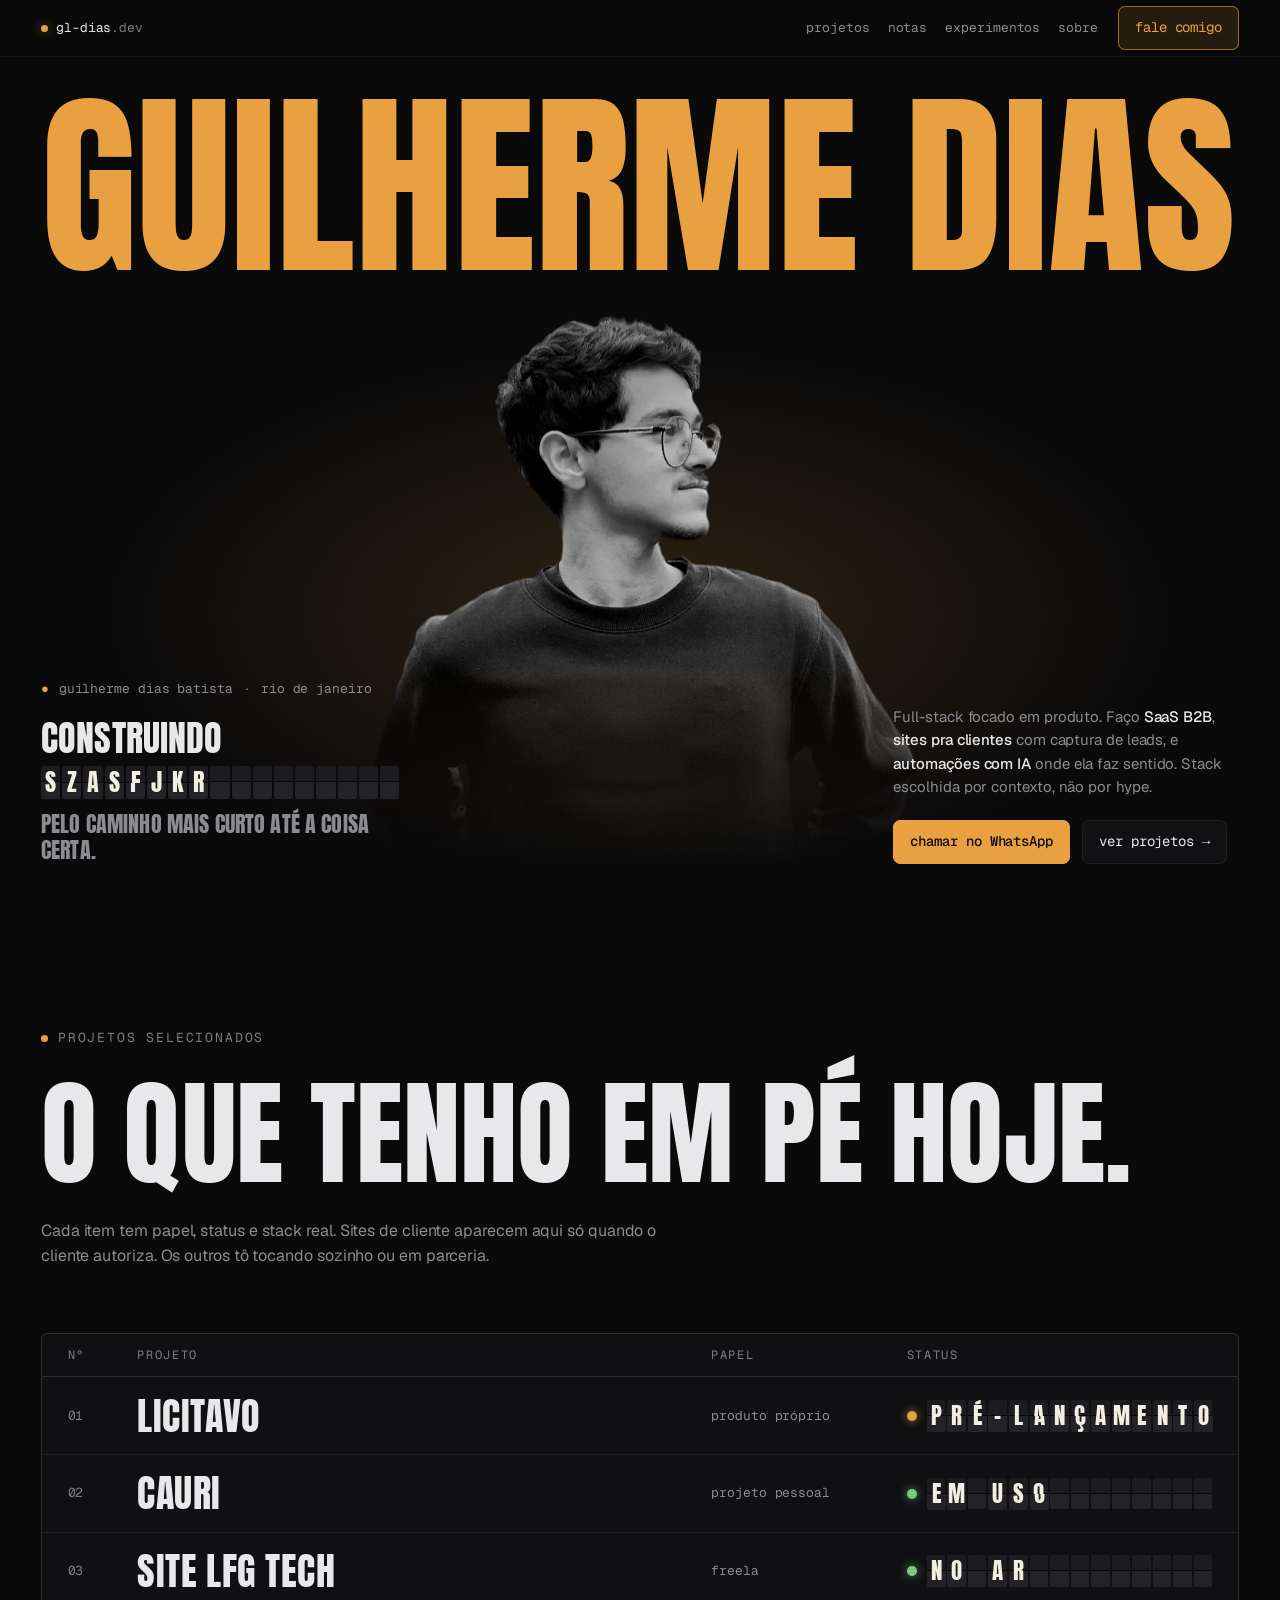
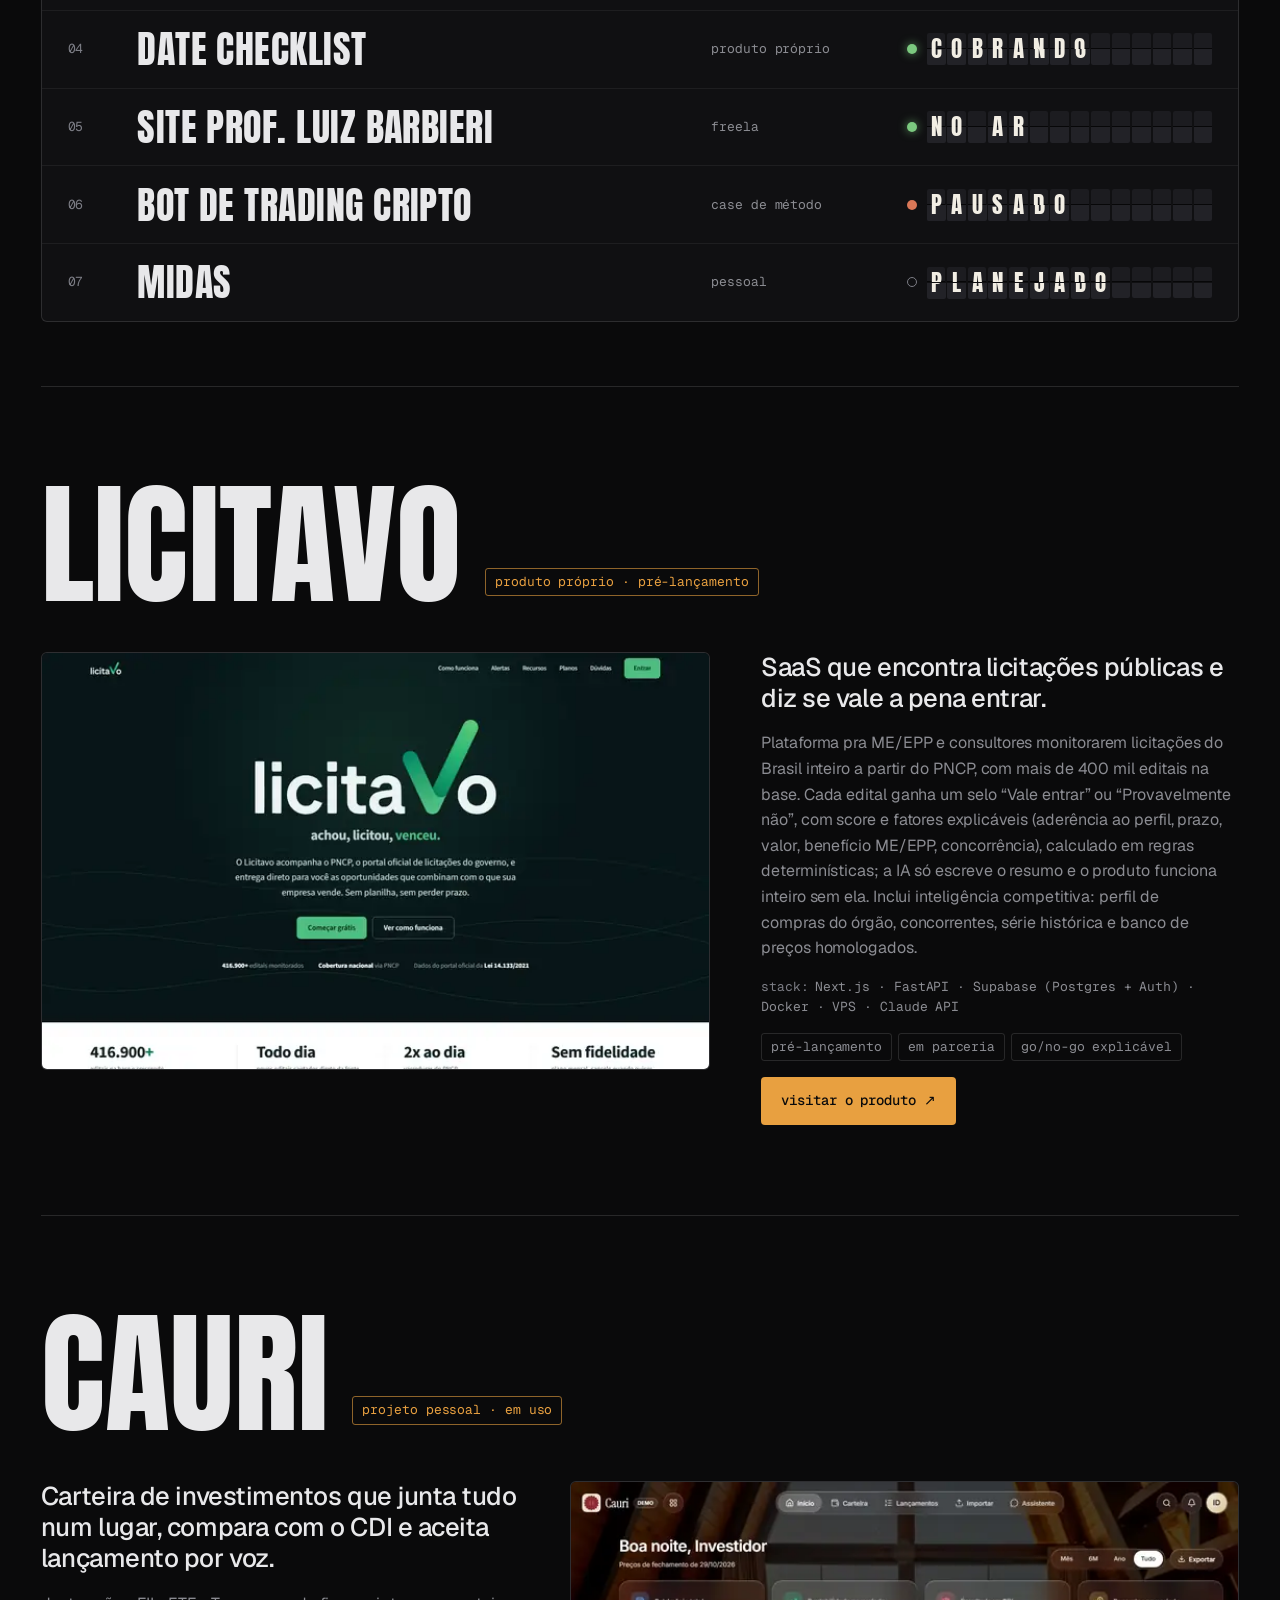
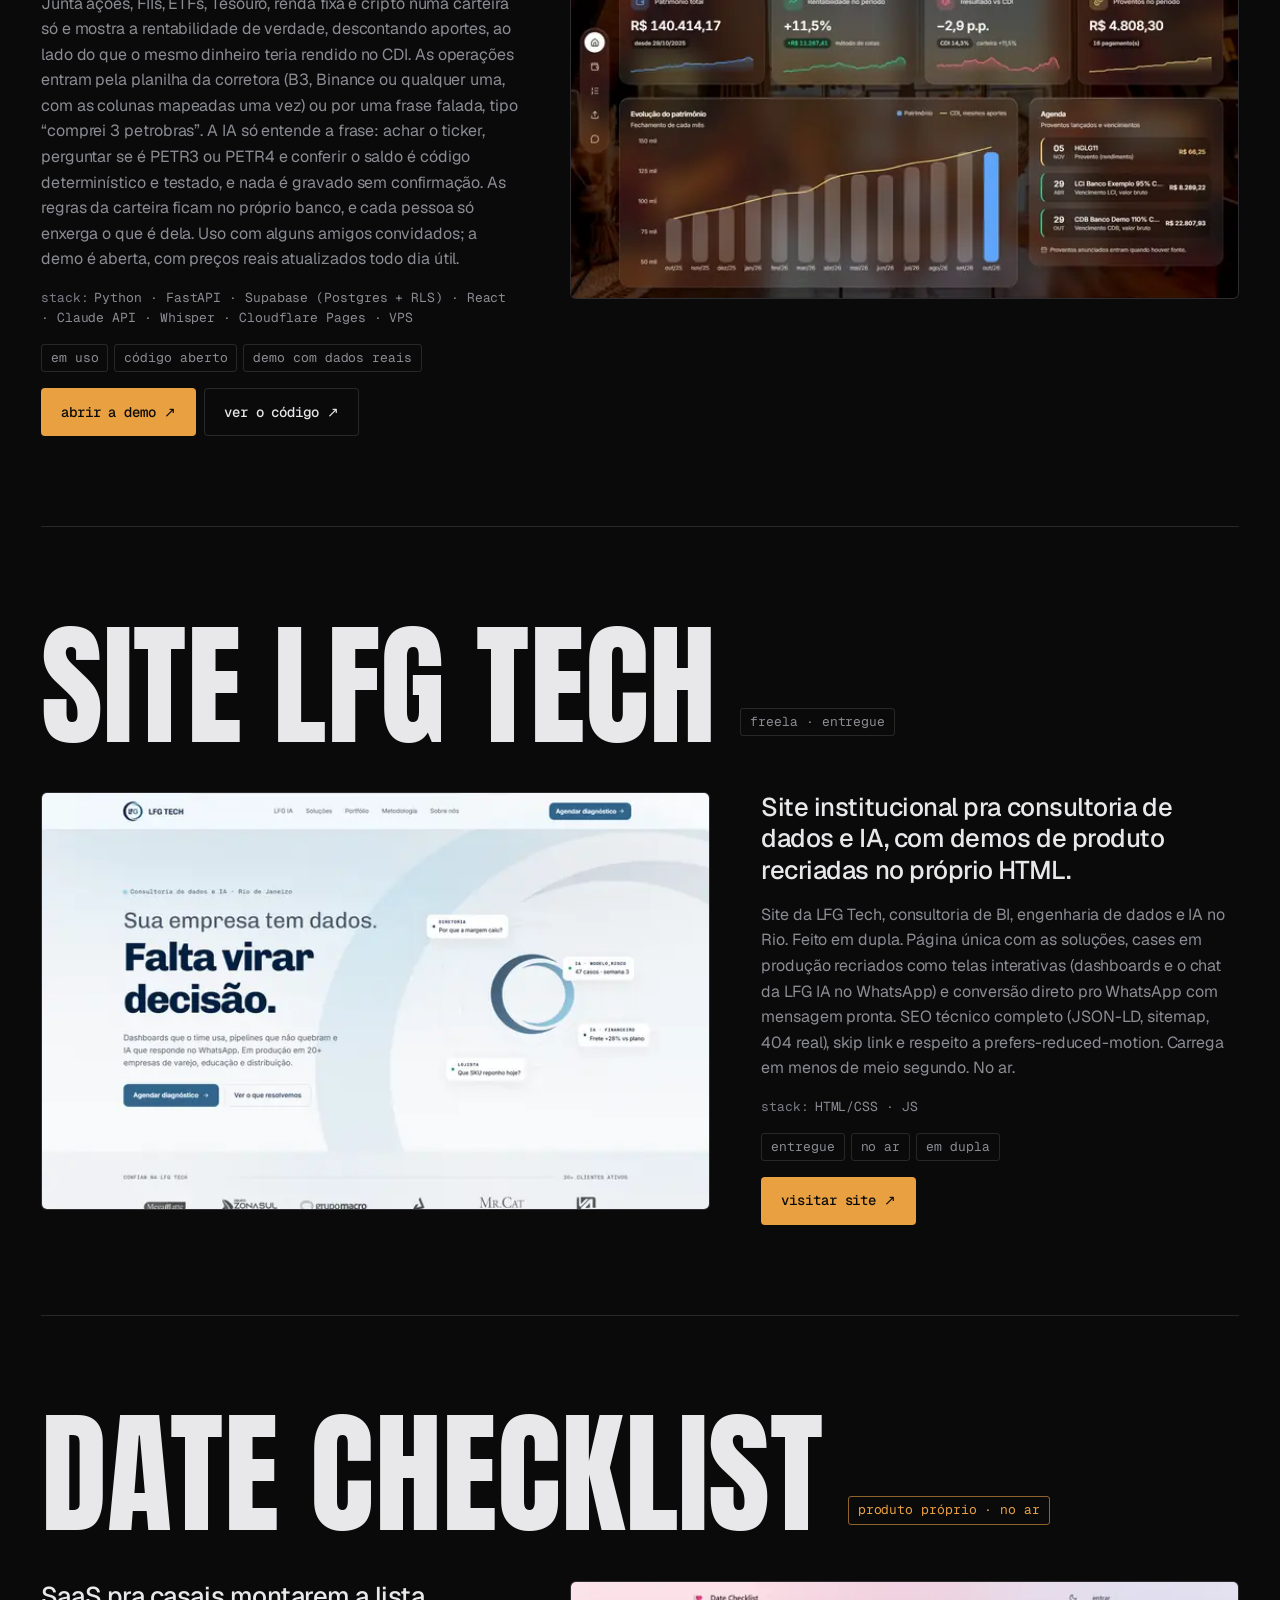
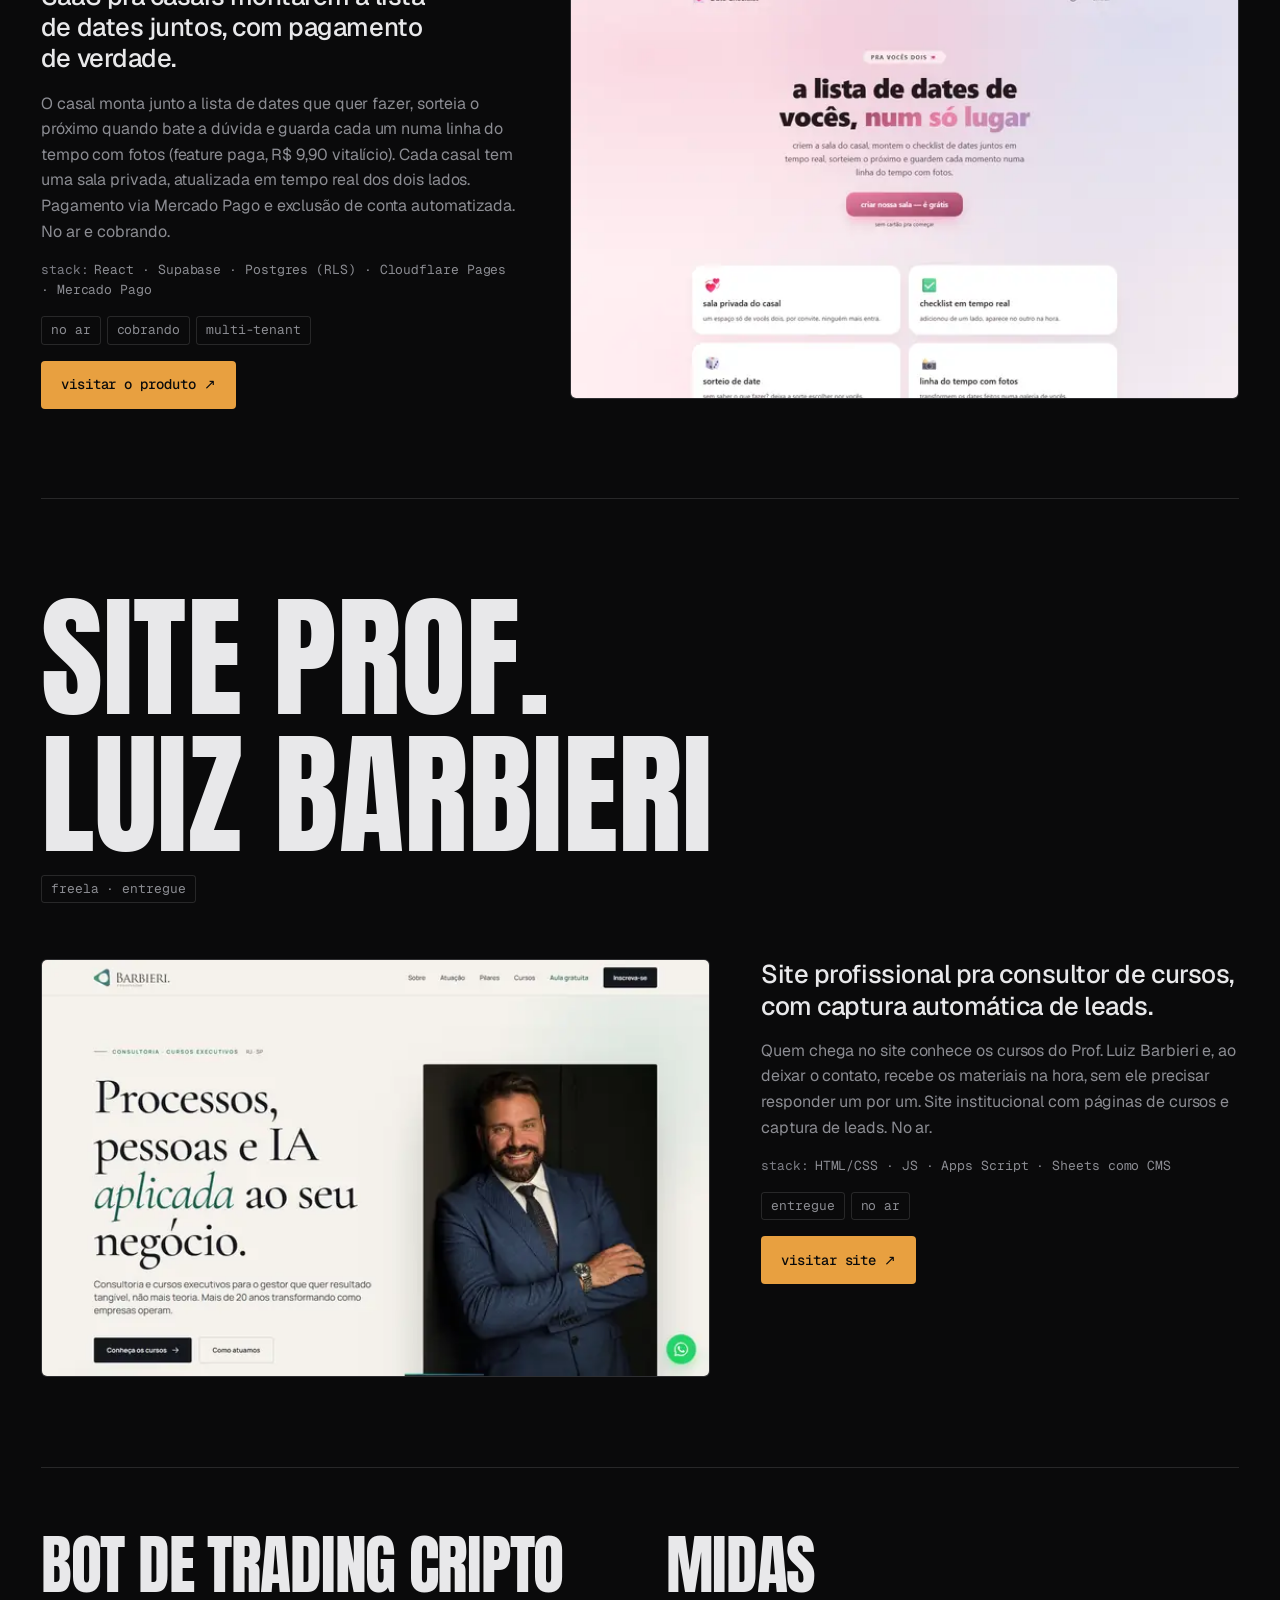
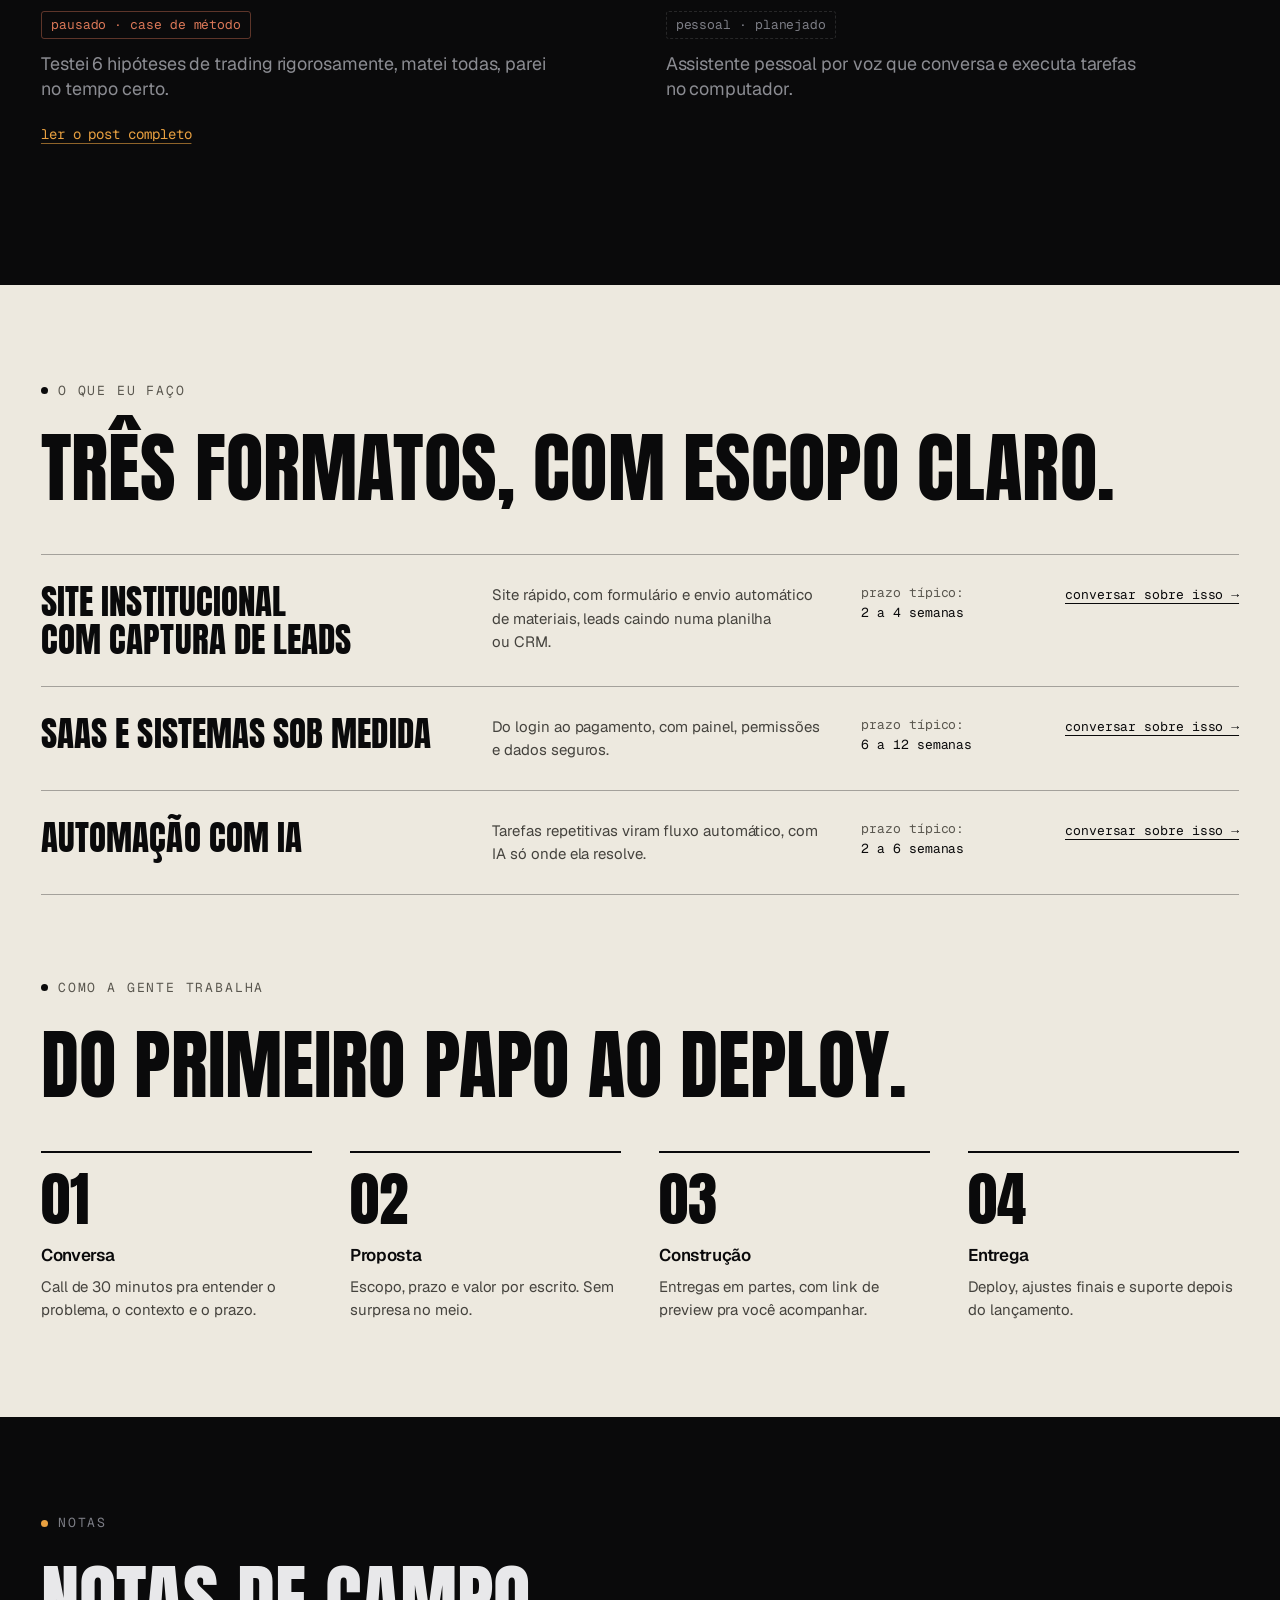
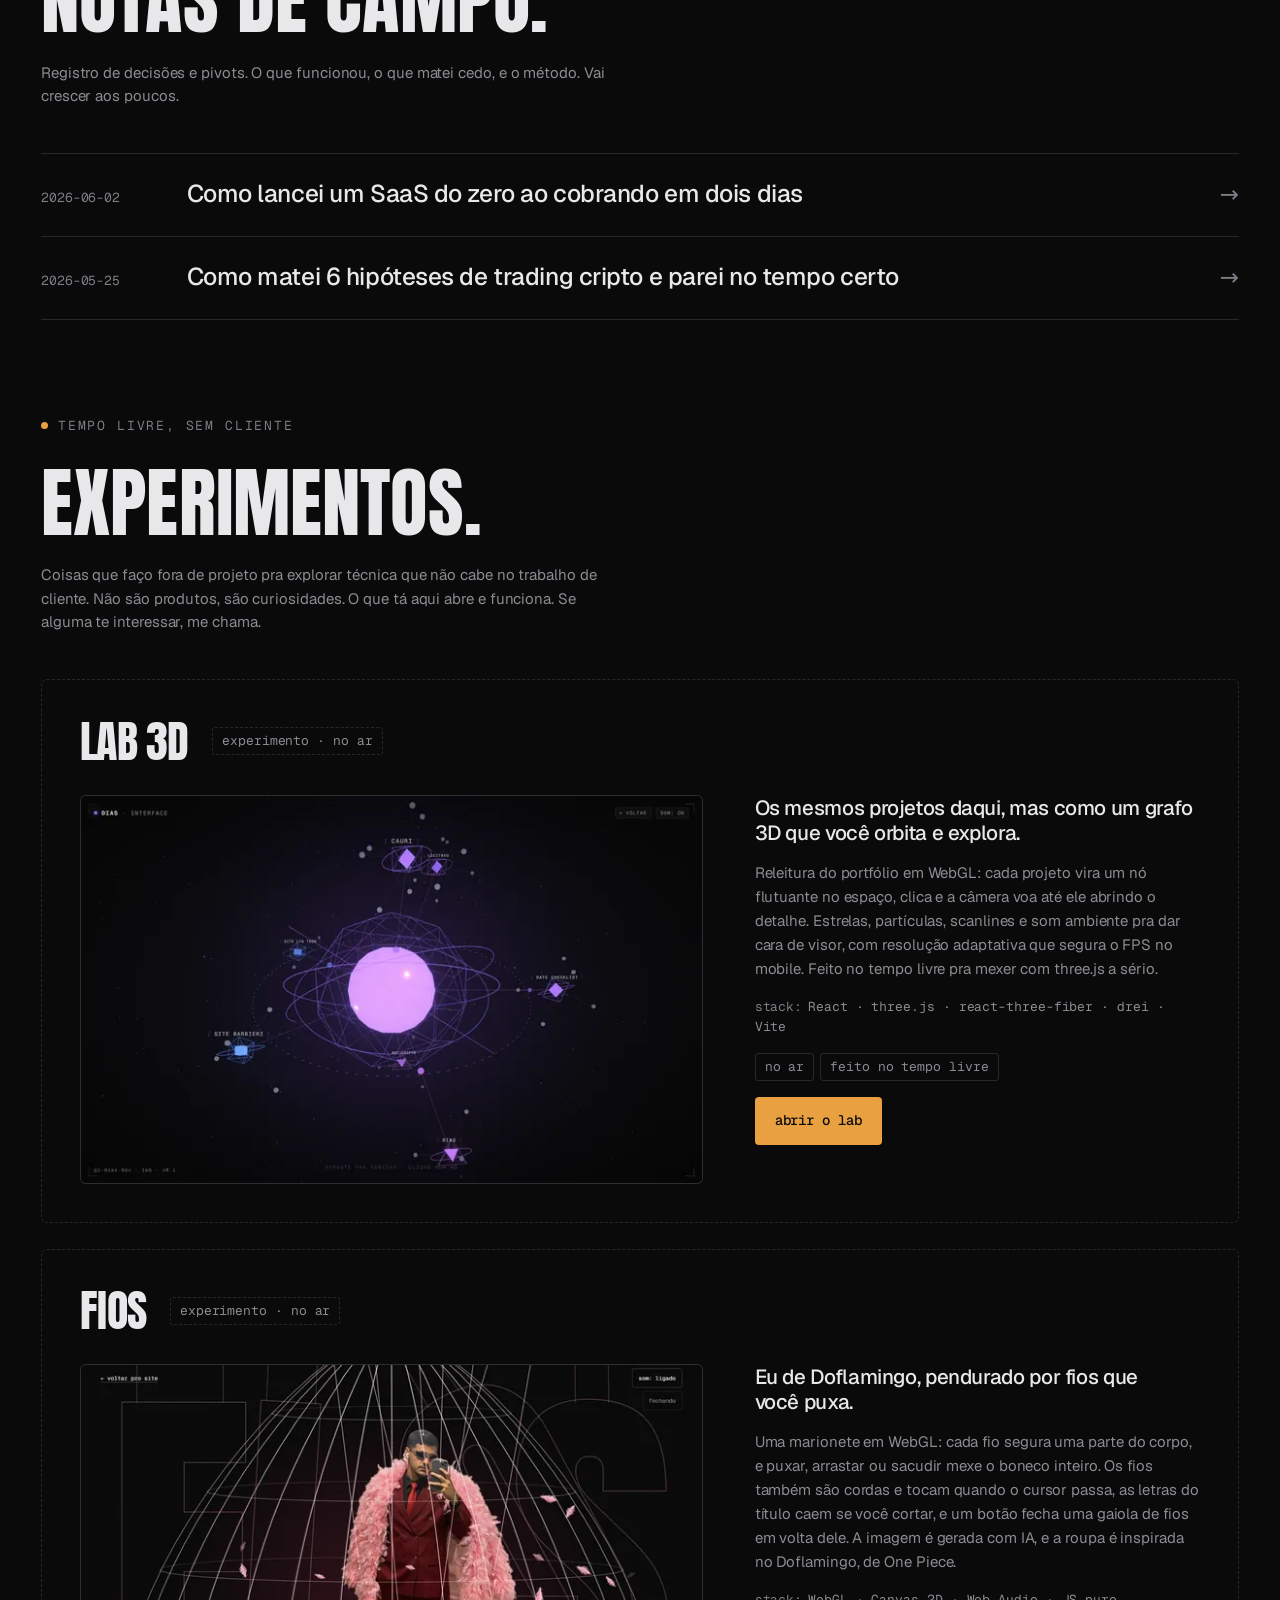
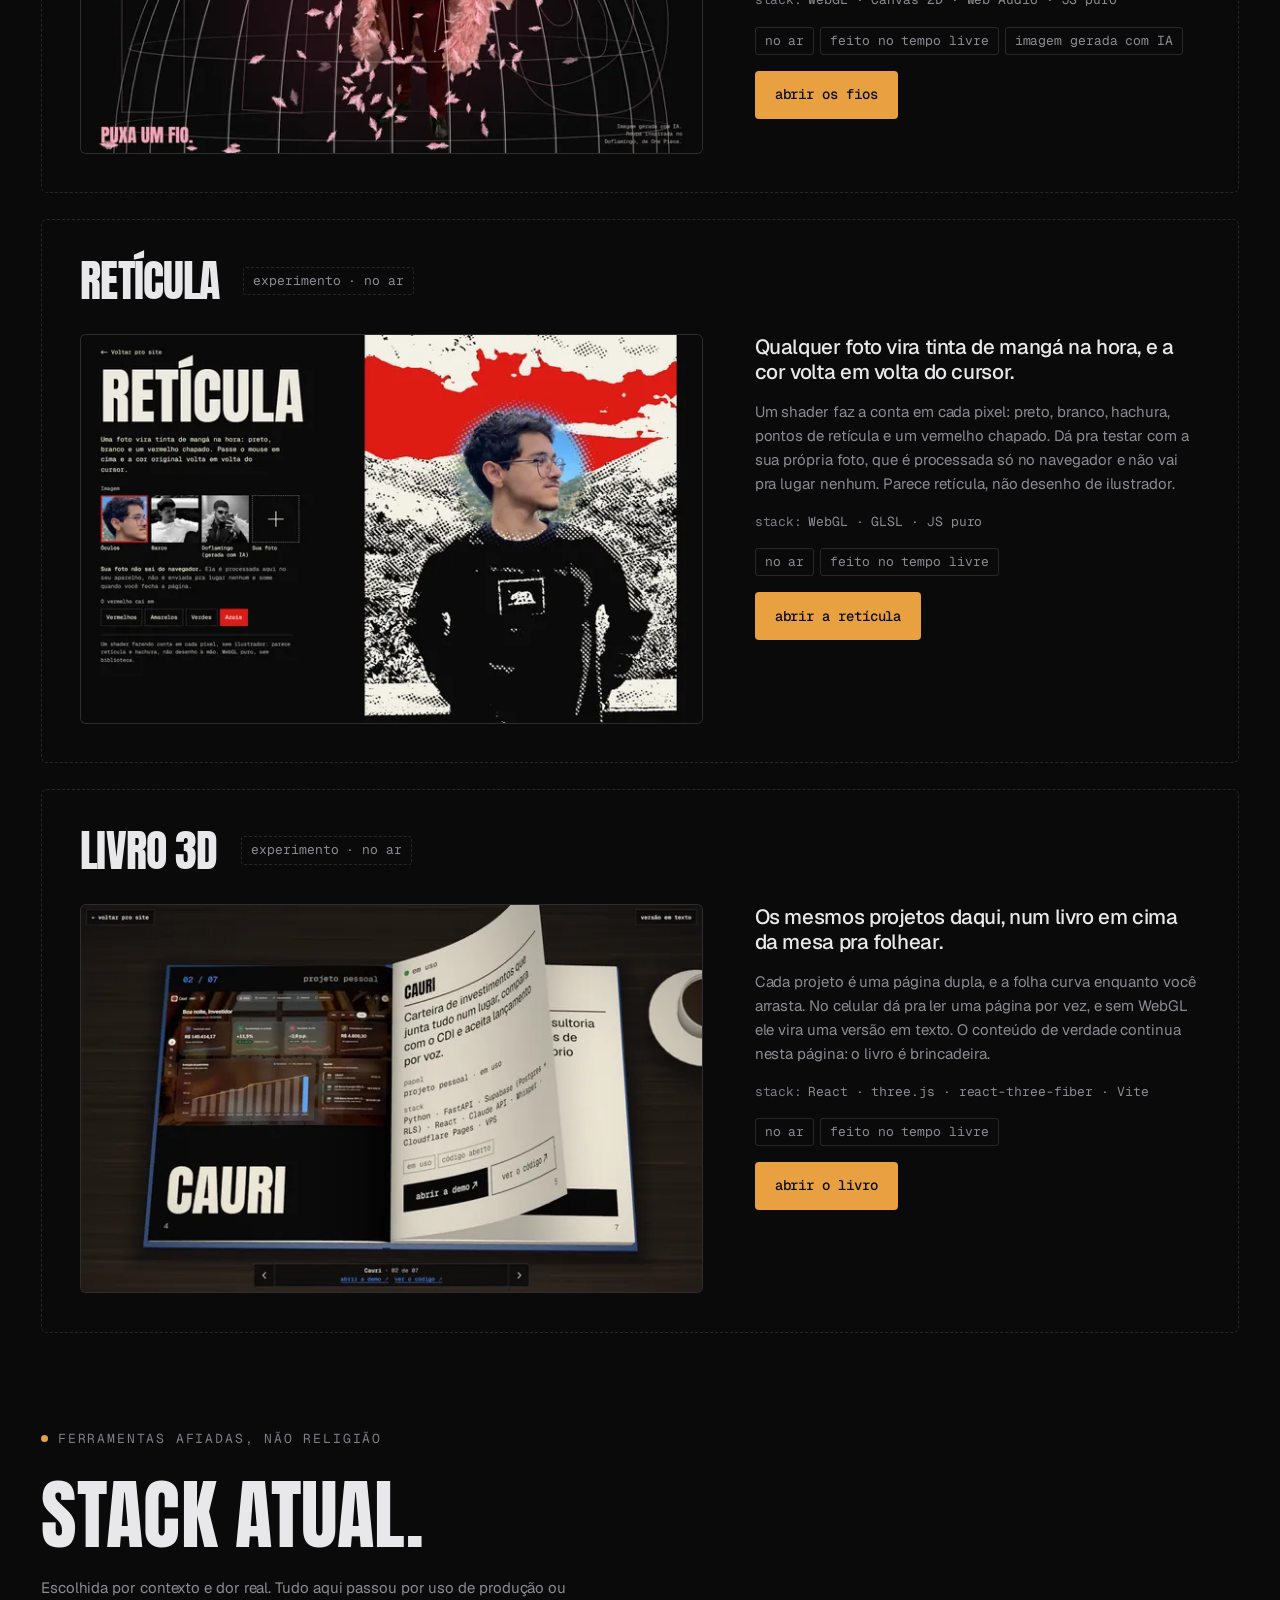
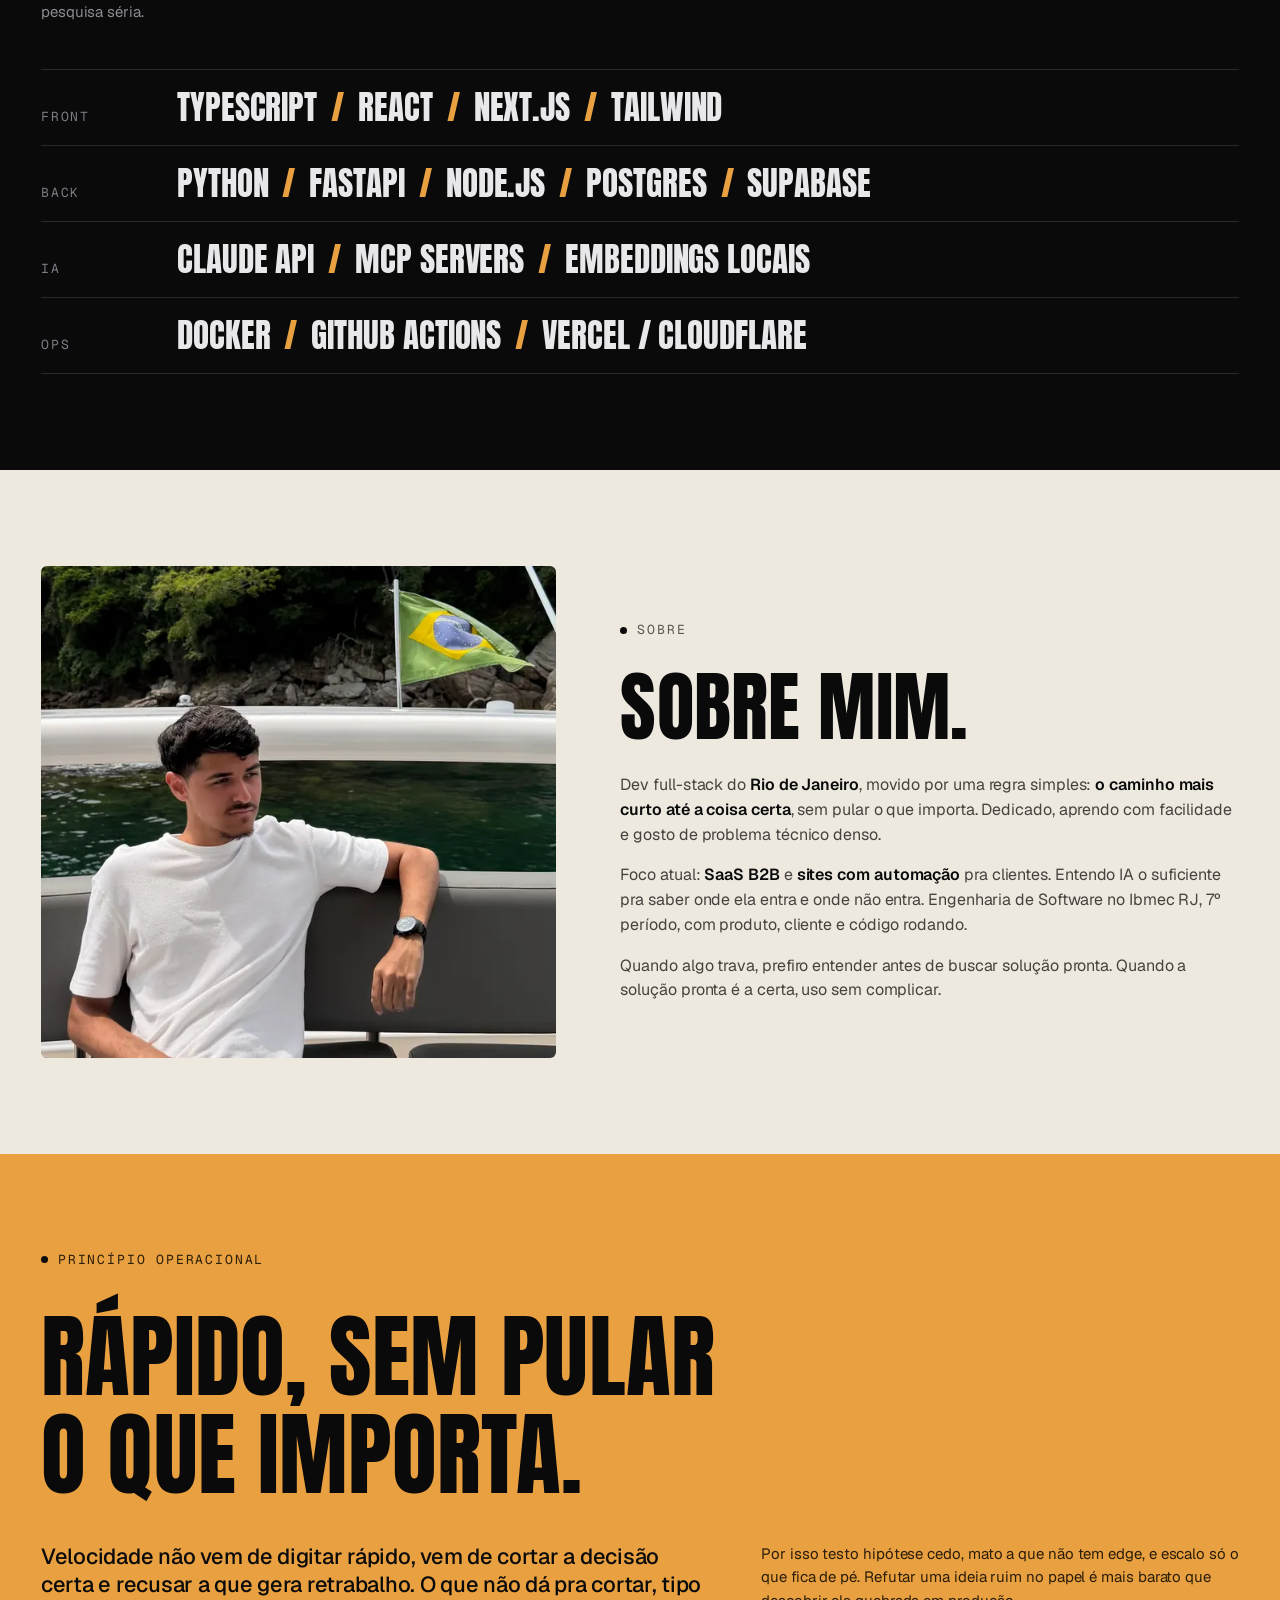
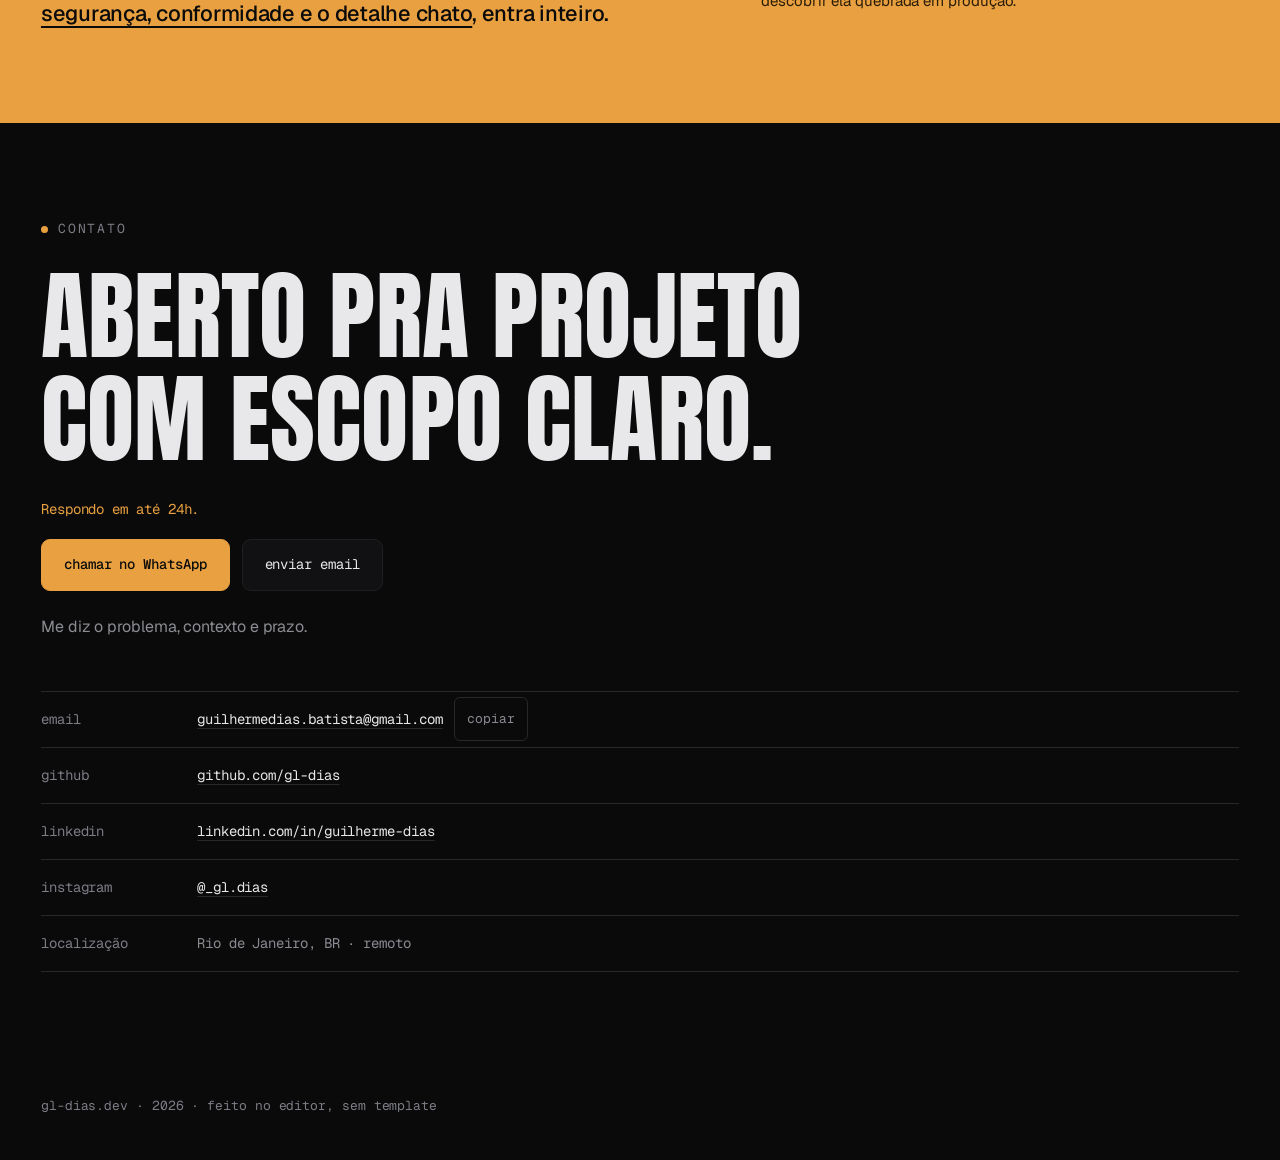
<file: index.html>
<!DOCTYPE html>
<html lang="pt-BR">
<head>
  <meta charset="UTF-8" />
  <meta name="viewport" content="width=device-width, initial-scale=1.0" />
  <title>Guilherme Dias · engenharia de software full-stack, IA aplicada</title>
  <meta name="description" content="Dev full-stack do Rio de Janeiro. Construindo SaaS B2B, sites com captura de leads e automações com IA onde faz sentido. Rápido, sem pular o que importa." />

  <meta property="og:title" content="Guilherme Dias · engenharia de software full-stack, IA aplicada" />
  <meta property="og:description" content="Dev full-stack do Rio. Construindo SaaS B2B, sites e automações com IA onde faz sentido." />
  <meta property="og:type" content="website" />
  <meta property="og:url" content="https://gl-dias.pages.dev/" />
  <meta property="og:image" content="https://gl-dias.pages.dev/images/og.jpg" />
  <meta name="twitter:card" content="summary_large_image" />
  <link rel="canonical" href="https://gl-dias.pages.dev/" />

  <link rel="preload" href="/fonts/anton-latin.woff2" as="font" type="font/woff2" crossorigin />
  <link rel="preload" href="/fonts/geist-latin.woff2" as="font" type="font/woff2" crossorigin />
  <link rel="preload" href="/fonts/geist-mono-latin.woff2" as="font" type="font/woff2" crossorigin />

  <link rel="stylesheet" href="styles.css" />
  <link rel="stylesheet" href="home.css" />

  <link rel="icon" type="image/svg+xml" href="data:image/svg+xml;utf8,<svg xmlns='http://www.w3.org/2000/svg' viewBox='0 0 32 32'><rect width='32' height='32' rx='6' fill='%230A0A0B'/><circle cx='16' cy='16' r='5' fill='%23E8A040'/></svg>" />

  <script type="application/ld+json">
  {
    "@context": "https://schema.org",
    "@type": "Person",
    "name": "Guilherme Dias Batista",
    "jobTitle": "Desenvolvedor full-stack",
    "alumniOf": {
      "@type": "CollegeOrUniversity",
      "name": "Ibmec RJ"
    },
    "url": "https://gl-dias.pages.dev/",
    "image": "https://gl-dias.pages.dev/images/og.jpg",
    "address": {
      "@type": "PostalAddress",
      "addressLocality": "Rio de Janeiro",
      "addressRegion": "RJ",
      "addressCountry": "BR"
    },
    "sameAs": [
      "https://github.com/gl-dias",
      "https://www.linkedin.com/in/guilherme-dias-838326241/",
      "https://instagram.com/_gl.dias"
    ]
  }
  </script>

  <!-- reveal só esconde conteúdo se o JS rodar; se main.js não confirmar em 1,5s, tudo aparece -->
  <script>
    document.documentElement.classList.add("js");
    setTimeout(function () {
      if (!window.__revealReady) document.documentElement.classList.remove("js");
    }, 1500);
  </script>
  <script src="main.js" defer></script>
</head>
<body class="home">
  <nav class="nav" aria-label="principal">
    <div class="nav-inner">
      <a href="#" class="nav-logo">
        <span class="dot"></span>
        <span>gl-dias<span class="faint">.dev</span></span>
      </a>
      <div class="nav-links" id="nav-links">
        <a href="#projetos">projetos</a>
        <a href="#notas">notas</a>
        <a href="#experimentos">experimentos</a>
        <a href="#sobre">sobre</a>
        <a href="#contato" class="nav-link-contact">contato</a>
      </div>
      <a class="btn btn-primary nav-cta" href="#contato">fale comigo</a>
      <button class="nav-toggle" type="button" aria-expanded="false" aria-controls="nav-links" aria-label="abrir menu">
        <span class="nav-toggle-bar"></span>
        <span class="nav-toggle-bar"></span>
      </button>
    </div>
  </nav>

  <main>
    <!-- hero -->
    <section class="poster">
      <p class="poster-name"><span>Guilherme</span> <span>Dias</span></p>

      <div class="poster-photo">
        <img src="images/guilherme-800.webp" srcset="images/guilherme-520.webp 520w, images/guilherme-800.webp 800w, images/guilherme-1100.webp 1100w" sizes="(max-width: 999px) 84vw, min(46vw, 78svh, 820px)" width="800" height="800" fetchpriority="high" decoding="async" alt="Guilherme Dias de óculos e moletom preto, olhando para o lado." />
      </div>

      <div class="poster-left">
        <div class="hero-tag">
          <span class="at">●</span>
          <span>guilherme dias batista</span>
          <span class="faint">·</span>
          <span>rio de janeiro</span>
        </div>

        <h1 class="poster-headline">
          <span class="hl-static">Construindo <em>SaaS B2B</em>, <em>sites</em> e <em>automações com IA</em>. Pelo caminho mais curto até a coisa certa.</span>
          <span class="hl-flip" aria-hidden="true">
            <span class="hl-lead">Construindo</span>
            <span class="flap flap-hero" data-words="SaaS B2B|sites|automações com IA" data-cells="17"></span>
            <span class="hl-tail">Pelo caminho mais curto até a coisa certa.</span>
          </span>
        </h1>
      </div>

      <div class="poster-right">
        <p class="hero-sub">
          Full-stack focado em produto. Faço <strong>SaaS B2B</strong>,
          <strong>sites pra clientes</strong> com captura de leads, e
          <strong>automações com IA</strong> onde ela faz sentido.
          Stack escolhida por contexto, não por hype.
        </p>
        <div class="hero-actions">
          <a class="btn btn-solid" href="https://wa.me/5521998822396?text=Oi%20Guilherme%2C%20vim%20pelo%20site.%20Meu%20projeto%20%C3%A9..." target="_blank" rel="noopener">chamar no WhatsApp</a>
          <a class="btn" href="#projetos">ver projetos →</a>
        </div>
      </div>
    </section>

    <!-- projetos -->
    <section id="projetos" class="sec">
      <div class="frame">
        <header class="sec-head reveal">
          <div class="eyebrow">projetos selecionados</div>
          <h2 class="display display-xl">O que tenho em pé hoje.</h2>
          <p class="sec-lede">
            Cada item tem papel, status e stack real. Sites de cliente aparecem aqui só
            quando o cliente autoriza. Os outros tô tocando sozinho ou em parceria.
          </p>
        </header>

        <div class="board reveal">
          <div class="board-labels" aria-hidden="true">
            <span>nº</span>
            <span>projeto</span>
            <span>papel</span>
            <span>status</span>
          </div>
          <ol class="board-list">
            <li><a class="board-row" href="#p-licitavo">
              <span class="board-num">01</span>
              <span class="board-name">Licitavo</span>
              <span class="board-kind">produto próprio</span>
              <span class="board-status is-wip"><span class="board-led"></span><span class="board-status-text">pré-lançamento</span><span class="flap flap-status" aria-hidden="true" data-word="pré-lançamento" data-cells="14"></span></span>
            </a></li>
            <li><a class="board-row" href="#p-cauri">
              <span class="board-num">02</span>
              <span class="board-name">Cauri</span>
              <span class="board-kind">projeto pessoal</span>
              <span class="board-status is-live"><span class="board-led"></span><span class="board-status-text">em uso</span><span class="flap flap-status" aria-hidden="true" data-word="em uso" data-cells="14"></span></span>
            </a></li>
            <li><a class="board-row" href="#p-lfg">
              <span class="board-num">03</span>
              <span class="board-name">Site LFG Tech</span>
              <span class="board-kind">freela</span>
              <span class="board-status is-live"><span class="board-led"></span><span class="board-status-text">no ar</span><span class="flap flap-status" aria-hidden="true" data-word="no ar" data-cells="14"></span></span>
            </a></li>
            <li><a class="board-row" href="#p-datechecklist">
              <span class="board-num">04</span>
              <span class="board-name">Date Checklist</span>
              <span class="board-kind">produto próprio</span>
              <span class="board-status is-live"><span class="board-led"></span><span class="board-status-text">cobrando</span><span class="flap flap-status" aria-hidden="true" data-word="cobrando" data-cells="14"></span></span>
            </a></li>
            <li><a class="board-row" href="#p-barbieri">
              <span class="board-num">05</span>
              <span class="board-name">Site Prof. Luiz Barbieri</span>
              <span class="board-kind">freela</span>
              <span class="board-status is-live"><span class="board-led"></span><span class="board-status-text">no ar</span><span class="flap flap-status" aria-hidden="true" data-word="no ar" data-cells="14"></span></span>
            </a></li>
            <li><a class="board-row" href="#p-bot">
              <span class="board-num">06</span>
              <span class="board-name">Bot de trading cripto</span>
              <span class="board-kind">case de método</span>
              <span class="board-status is-paused"><span class="board-led"></span><span class="board-status-text">pausado</span><span class="flap flap-status" aria-hidden="true" data-word="pausado" data-cells="14"></span></span>
            </a></li>
            <li><a class="board-row" href="#p-midas">
              <span class="board-num">07</span>
              <span class="board-name">Midas</span>
              <span class="board-kind">pessoal</span>
              <span class="board-status is-planned"><span class="board-led"></span><span class="board-status-text">planejado</span><span class="flap flap-status" aria-hidden="true" data-word="planejado" data-cells="14"></span></span>
            </a></li>
          </ol>
        </div>

        <div class="cases">
          <article class="case reveal" id="p-licitavo">
            <div class="case-head">
              <h3 class="case-name">Licitavo</h3>
              <span class="proj-role lead">produto próprio · pré-lançamento</span>
            </div>
            <div class="case-grid">
              <div class="case-media">
                <img class="proj-thumb" src="images/projetos/licitavo-800.webp" data-zoom-src="images/projetos/licitavo-1440.webp" srcset="images/projetos/licitavo-640.webp 640w, images/projetos/licitavo-800.webp 800w, images/projetos/licitavo-1440.webp 1440w" sizes="(max-width: 999px) calc(100vw - 36px), 56vw" width="1440" height="900" loading="lazy" decoding="async" alt="Página inicial do Licitavo: logo, slogan “achou, licitou, venceu.” e o contador de editais monitorados via PNCP." />
              </div>
              <div class="case-body">
                <p class="case-tagline">SaaS que encontra licitações públicas e diz se vale a pena entrar.</p>
                <p class="case-desc">Plataforma pra ME/EPP e consultores monitorarem licitações do Brasil inteiro a partir do PNCP, com mais de 400 mil editais na base. Cada edital ganha um selo “Vale entrar” ou “Provavelmente não”, com score e fatores explicáveis (aderência ao perfil, prazo, valor, benefício ME/EPP, concorrência), calculado em regras determinísticas; a IA só escreve o resumo e o produto funciona inteiro sem ela. Inclui inteligência competitiva: perfil de compras do órgão, concorrentes, série histórica e banco de preços homologados.</p>
                <p class="case-stack"><span class="stack-label">stack:</span>Next.js · FastAPI · Supabase (Postgres + Auth) · Docker · VPS · Claude API</p>
                <ul class="chips">
                  <li>pré-lançamento</li>
                  <li>em parceria</li>
                  <li>go/no-go explicável</li>
                </ul>
                <a class="proj-link" href="https://licitavo.com.br" target="_blank" rel="noopener">visitar o produto <span class="proj-link-arrow">↗</span></a>
              </div>
            </div>
          </article>

          <article class="case reveal" id="p-cauri">
            <div class="case-head">
              <h3 class="case-name">Cauri</h3>
              <span class="proj-role lead">projeto pessoal · em uso</span>
            </div>
            <div class="case-grid">
              <div class="case-media">
                <img class="proj-thumb" src="images/projetos/cauri-800.webp" data-zoom-src="images/projetos/cauri-1440.webp" srcset="images/projetos/cauri-640.webp 640w, images/projetos/cauri-800.webp 800w, images/projetos/cauri-1440.webp 1440w" sizes="(max-width: 999px) calc(100vw - 36px), 56vw" width="1440" height="900" loading="lazy" decoding="async" alt="Tela inicial da demo do Cauri: patrimônio total, rentabilidade pelo método de cotas, resultado contra o CDI e gráfico da evolução do patrimônio mês a mês." />
              </div>
              <div class="case-body">
                <p class="case-tagline">Carteira de investimentos que junta tudo num lugar, compara com o CDI e aceita lançamento por voz.</p>
                <p class="case-desc">Junta ações, FIIs, ETFs, Tesouro, renda fixa e cripto numa carteira só e mostra a rentabilidade de verdade, descontando aportes, ao lado do que o mesmo dinheiro teria rendido no CDI. As operações entram pela planilha da corretora (B3, Binance ou qualquer uma, com as colunas mapeadas uma vez) ou por uma frase falada, tipo “comprei 3 petrobras”. A IA só entende a frase: achar o ticker, perguntar se é PETR3 ou PETR4 e conferir o saldo é código determinístico e testado, e nada é gravado sem confirmação. As regras da carteira ficam no próprio banco, e cada pessoa só enxerga o que é dela. Uso com alguns amigos convidados; a demo é aberta, com preços reais atualizados todo dia útil.</p>
                <p class="case-stack"><span class="stack-label">stack:</span>Python · FastAPI · Supabase (Postgres + RLS) · React · Claude API · Whisper · Cloudflare Pages · VPS</p>
                <ul class="chips">
                  <li>em uso</li>
                  <li>código aberto</li>
                  <li>demo com dados reais</li>
                </ul>
                <div class="proj-links">
                  <a class="proj-link" href="https://cauri.com.br/demo" target="_blank" rel="noopener">abrir a demo <span class="proj-link-arrow">↗</span></a>
                  <a class="proj-link ghost" href="https://github.com/gl-dias/Cauri" target="_blank" rel="noopener">ver o código <span class="proj-link-arrow">↗</span></a>
                </div>
              </div>
            </div>
          </article>

          <article class="case reveal" id="p-lfg">
            <div class="case-head">
              <h3 class="case-name">Site LFG Tech</h3>
              <span class="proj-role client">freela · entregue</span>
            </div>
            <div class="case-grid">
              <div class="case-media">
                <img class="proj-thumb" src="images/projetos/lfgtech-800.webp" data-zoom-src="images/projetos/lfgtech-1440.webp" srcset="images/projetos/lfgtech-640.webp 640w, images/projetos/lfgtech-800.webp 800w, images/projetos/lfgtech-1440.webp 1440w" sizes="(max-width: 999px) calc(100vw - 36px), 56vw" width="1440" height="900" loading="lazy" decoding="async" alt="Página inicial da LFG Tech com a chamada “Sua empresa tem dados. Falta virar decisão.” e o botão de agendar diagnóstico." />
              </div>
              <div class="case-body">
                <p class="case-tagline">Site institucional pra consultoria de dados e IA, com demos de produto recriadas no próprio HTML.</p>
                <p class="case-desc">Site da LFG Tech, consultoria de BI, engenharia de dados e IA no Rio. Feito em dupla. Página única com as soluções, cases em produção recriados como telas interativas (dashboards e o chat da LFG IA no WhatsApp) e conversão direto pro WhatsApp com mensagem pronta. SEO técnico completo (JSON-LD, sitemap, 404 real), skip link e respeito a prefers-reduced-motion. Carrega em menos de meio segundo. No ar.</p>
                <p class="case-stack"><span class="stack-label">stack:</span>HTML/CSS · JS</p>
                <ul class="chips">
                  <li>entregue</li>
                  <li>no ar</li>
                  <li>em dupla</li>
                </ul>
                <a class="proj-link" href="https://lfgtech.com.br/" target="_blank" rel="noopener">visitar site <span class="proj-link-arrow">↗</span></a>
              </div>
            </div>
          </article>

          <article class="case reveal" id="p-datechecklist">
            <div class="case-head">
              <h3 class="case-name">Date Checklist</h3>
              <span class="proj-role lead">produto próprio · no ar</span>
            </div>
            <div class="case-grid">
              <div class="case-media">
                <img class="proj-thumb" src="images/projetos/datechecklist-800.webp" data-zoom-src="images/projetos/datechecklist-1440.webp" srcset="images/projetos/datechecklist-640.webp 640w, images/projetos/datechecklist-800.webp 800w, images/projetos/datechecklist-1440.webp 1440w" sizes="(max-width: 999px) calc(100vw - 36px), 56vw" width="1440" height="900" loading="lazy" decoding="async" alt="Página inicial do Date Checklist com a chamada “a lista de dates de vocês, num só lugar” e os cards de sala privada e checklist em tempo real." />
              </div>
              <div class="case-body">
                <p class="case-tagline">SaaS pra casais montarem a lista de dates juntos, com pagamento de verdade.</p>
                <p class="case-desc">O casal monta junto a lista de dates que quer fazer, sorteia o próximo quando bate a dúvida e guarda cada um numa linha do tempo com fotos (feature paga, R$ 9,90 vitalício). Cada casal tem uma sala privada, atualizada em tempo real dos dois lados. Pagamento via Mercado Pago e exclusão de conta automatizada. No ar e cobrando.</p>
                <p class="case-stack"><span class="stack-label">stack:</span>React · Supabase · Postgres (RLS) · Cloudflare Pages · Mercado Pago</p>
                <ul class="chips">
                  <li>no ar</li>
                  <li>cobrando</li>
                  <li>multi-tenant</li>
                </ul>
                <a class="proj-link" href="https://datechecklist.com.br" target="_blank" rel="noopener">visitar o produto <span class="proj-link-arrow">↗</span></a>
              </div>
            </div>
          </article>

          <article class="case reveal" id="p-barbieri">
            <div class="case-head">
              <h3 class="case-name">Site Prof. Luiz Barbieri</h3>
              <span class="proj-role client">freela · entregue</span>
            </div>
            <div class="case-grid">
              <div class="case-media">
                <img class="proj-thumb" src="images/projetos/barbieri-800.webp" data-zoom-src="images/projetos/barbieri-1440.webp" srcset="images/projetos/barbieri-640.webp 640w, images/projetos/barbieri-800.webp 800w, images/projetos/barbieri-1440.webp 1440w" sizes="(max-width: 999px) calc(100vw - 36px), 56vw" width="1440" height="900" loading="lazy" decoding="async" alt="Página inicial da Barbieri Consulting com a chamada “Processos, pessoas e IA aplicada ao seu negócio” e foto do Prof. Luiz Barbieri." />
              </div>
              <div class="case-body">
                <p class="case-tagline">Site profissional pra consultor de cursos, com captura automática de leads.</p>
                <p class="case-desc">Quem chega no site conhece os cursos do Prof. Luiz Barbieri e, ao deixar o contato, recebe os materiais na hora, sem ele precisar responder um por um. Site institucional com páginas de cursos e captura de leads. No ar.</p>
                <p class="case-stack"><span class="stack-label">stack:</span>HTML/CSS · JS · Apps Script · Sheets como CMS</p>
                <ul class="chips">
                  <li>entregue</li>
                  <li>no ar</li>
                </ul>
                <a class="proj-link" href="https://barbiericonsulting.pages.dev/" target="_blank" rel="noopener">visitar site <span class="proj-link-arrow">↗</span></a>
              </div>
            </div>
          </article>

          <div class="case-minis">
            <article class="case-mini reveal" id="p-bot">
              <h3 class="case-mini-name">Bot de trading cripto</h3>
              <span class="proj-role paused">pausado · case de método</span>
              <p class="case-mini-tagline">Testei 6 hipóteses de trading rigorosamente, matei todas, parei no tempo certo.</p>
              <a class="proj-textlink" href="posts/bot-cripto">ler o post completo</a>
            </article>

            <article class="case-mini reveal" id="p-midas">
              <h3 class="case-mini-name">Midas</h3>
              <span class="proj-role draft">pessoal · planejado</span>
              <p class="case-mini-tagline">Assistente pessoal por voz que conversa e executa tarefas no computador.</p>
            </article>
          </div>
        </div>
      </div>
    </section>

    <!-- o que eu faço -->
    <section id="servicos" class="sec sec-paper">
      <div class="frame">
        <header class="sec-head reveal">
          <div class="eyebrow">o que eu faço</div>
          <h2 class="display">Três formatos, com escopo claro.</h2>
        </header>

        <div class="svc-rows">
          <article class="svc-row reveal">
            <h3 class="svc-title">Site institucional com captura de leads</h3>
            <p class="svc-desc">Site rápido, com formulário e envio automático de materiais, leads caindo numa planilha ou CRM.</p>
            <p class="svc-time"><span class="svc-time-label">prazo típico:</span> 2 a 4 semanas</p>
            <a class="svc-link" href="#contato">conversar sobre isso →</a>
          </article>

          <article class="svc-row reveal">
            <h3 class="svc-title">SaaS e sistemas sob medida</h3>
            <p class="svc-desc">Do login ao pagamento, com painel, permissões e dados seguros.</p>
            <p class="svc-time"><span class="svc-time-label">prazo típico:</span> 6 a 12 semanas</p>
            <a class="svc-link" href="#contato">conversar sobre isso →</a>
          </article>

          <article class="svc-row reveal">
            <h3 class="svc-title">Automação com IA</h3>
            <p class="svc-desc">Tarefas repetitivas viram fluxo automático, com IA só onde ela resolve.</p>
            <p class="svc-time"><span class="svc-time-label">prazo típico:</span> 2 a 6 semanas</p>
            <a class="svc-link" href="#contato">conversar sobre isso →</a>
          </article>
        </div>

        <!-- como a gente trabalha -->
        <div id="processo" class="process">
          <header class="sec-head reveal">
            <div class="eyebrow">como a gente trabalha</div>
            <h2 class="display">Do primeiro papo ao deploy.</h2>
          </header>

          <ol class="steps">
            <li class="step reveal">
              <span class="step-num" aria-hidden="true">01</span>
              <h3 class="step-title">Conversa</h3>
              <p class="step-desc">Call de 30 minutos pra entender o problema, o contexto e o prazo.</p>
            </li>
            <li class="step reveal">
              <span class="step-num" aria-hidden="true">02</span>
              <h3 class="step-title">Proposta</h3>
              <p class="step-desc">Escopo, prazo e valor por escrito. Sem surpresa no meio.</p>
            </li>
            <li class="step reveal">
              <span class="step-num" aria-hidden="true">03</span>
              <h3 class="step-title">Construção</h3>
              <p class="step-desc">Entregas em partes, com link de preview pra você acompanhar.</p>
            </li>
            <li class="step reveal">
              <span class="step-num" aria-hidden="true">04</span>
              <h3 class="step-title">Entrega</h3>
              <p class="step-desc">Deploy, ajustes finais e suporte depois do lançamento.</p>
            </li>
          </ol>
        </div>
      </div>
    </section>

    <!-- notas -->
    <section id="notas" class="sec">
      <div class="frame">
        <header class="sec-head reveal">
          <div class="eyebrow">notas</div>
          <h2 class="display">Notas de campo.</h2>
          <p class="sec-lede">
            Registro de decisões e pivots. O que funcionou, o que matei cedo, e o método.
            Vai crescer aos poucos.
          </p>
        </header>

        <div class="writing">
          <a class="post reveal" href="posts/date-checklist">
            <span class="post-date">2026-06-02</span>
            <span class="post-title">Como lancei um SaaS do zero ao cobrando em dois dias</span>
            <span class="post-arrow">→</span>
          </a>
          <a class="post reveal" href="posts/bot-cripto">
            <span class="post-date">2026-05-25</span>
            <span class="post-title">Como matei 6 hipóteses de trading cripto e parei no tempo certo</span>
            <span class="post-arrow">→</span>
          </a>
        </div>
      </div>
    </section>

    <!-- experimentos -->
    <section id="experimentos" class="sec sec-tight">
      <div class="frame">
        <header class="sec-head reveal">
          <div class="eyebrow">tempo livre, sem cliente</div>
          <h2 class="display">Experimentos.</h2>
          <p class="sec-lede">
            Coisas que faço fora de projeto pra explorar técnica que não cabe no trabalho de cliente.
            Não são produtos, são curiosidades. O que tá aqui abre e funciona. Se alguma te interessar, me chama.
          </p>
        </header>

        <article class="lab reveal">
          <div class="case-head">
            <h3 class="case-mini-name">Lab 3D</h3>
            <span class="proj-role experiment">experimento · no ar</span>
          </div>
          <div class="case-grid">
            <div class="case-media">
              <img class="proj-thumb" src="images/projetos/lab-800.webp" data-zoom-src="images/projetos/lab-1440.webp" srcset="images/projetos/lab-640.webp 640w, images/projetos/lab-800.webp 800w, images/projetos/lab-1440.webp 1440w" sizes="(max-width: 999px) calc(100vw - 76px), 52vw" width="1440" height="900" loading="lazy" decoding="async" alt="Lab 3D: núcleo roxo no centro de um grafo, com os projetos do site orbitando em volta." />
            </div>
            <div class="case-body">
              <p class="case-tagline">Os mesmos projetos daqui, mas como um grafo 3D que você orbita e explora.</p>
              <p class="case-desc">Releitura do portfólio em WebGL: cada projeto vira um nó flutuante no espaço, clica e a câmera voa até ele abrindo o detalhe. Estrelas, partículas, scanlines e som ambiente pra dar cara de visor, com resolução adaptativa que segura o FPS no mobile. Feito no tempo livre pra mexer com three.js a sério.</p>
              <p class="case-stack"><span class="stack-label">stack:</span>React · three.js · react-three-fiber · drei · Vite</p>
              <ul class="chips">
                <li>no ar</li>
                <li>feito no tempo livre</li>
              </ul>
              <a class="proj-link" href="/lab/">abrir o lab</a>
            </div>
          </div>
        </article>

        <article class="lab reveal">
          <div class="case-head">
            <h3 class="case-mini-name">Fios</h3>
            <span class="proj-role experiment">experimento · no ar</span>
          </div>
          <div class="case-grid">
            <div class="case-media">
              <img class="proj-thumb" src="images/projetos/fios-800.webp" data-zoom-src="images/projetos/fios-1440.webp" srcset="images/projetos/fios-640.webp 640w, images/projetos/fios-800.webp 800w, images/projetos/fios-1440.webp 1440w" sizes="(max-width: 999px) calc(100vw - 76px), 52vw" width="1440" height="900" loading="lazy" decoding="async" alt="Fios: Guilherme de terno bordô e casaco de penas rosa, pendurado como marionete, com uma gaiola de fios fechando em volta dele." />
            </div>
            <div class="case-body">
              <p class="case-tagline">Eu de Doflamingo, pendurado por fios que você puxa.</p>
              <p class="case-desc">Uma marionete em WebGL: cada fio segura uma parte do corpo, e puxar, arrastar ou sacudir mexe o boneco inteiro. Os fios também são cordas e tocam quando o cursor passa, as letras do título caem se você cortar, e um botão fecha uma gaiola de fios em volta dele. A imagem é gerada com IA, e a roupa é inspirada no Doflamingo, de One Piece.</p>
              <p class="case-stack"><span class="stack-label">stack:</span>WebGL · Canvas 2D · Web Audio · JS puro</p>
              <ul class="chips">
                <li>no ar</li>
                <li>feito no tempo livre</li>
                <li>imagem gerada com IA</li>
              </ul>
              <a class="proj-link" href="/fios/">abrir os fios</a>
            </div>
          </div>
        </article>

        <article class="lab reveal">
          <div class="case-head">
            <h3 class="case-mini-name">Retícula</h3>
            <span class="proj-role experiment">experimento · no ar</span>
          </div>
          <div class="case-grid">
            <div class="case-media">
              <img class="proj-thumb" src="images/projetos/reticula-800.webp" data-zoom-src="images/projetos/reticula-1440.webp" srcset="images/projetos/reticula-640.webp 640w, images/projetos/reticula-800.webp 800w, images/projetos/reticula-1440.webp 1440w" sizes="(max-width: 999px) calc(100vw - 76px), 52vw" width="1440" height="900" loading="lazy" decoding="async" alt="Retícula: foto de Guilherme de óculos transformada em preto, branco e vermelho chapado, com a cor original aparecendo em volta do cursor." />
            </div>
            <div class="case-body">
              <p class="case-tagline">Qualquer foto vira tinta de mangá na hora, e a cor volta em volta do cursor.</p>
              <p class="case-desc">Um shader faz a conta em cada pixel: preto, branco, hachura, pontos de retícula e um vermelho chapado. Dá pra testar com a sua própria foto, que é processada só no navegador e não vai pra lugar nenhum. Parece retícula, não desenho de ilustrador.</p>
              <p class="case-stack"><span class="stack-label">stack:</span>WebGL · GLSL · JS puro</p>
              <ul class="chips">
                <li>no ar</li>
                <li>feito no tempo livre</li>
              </ul>
              <a class="proj-link" href="/reticula/">abrir a retícula</a>
            </div>
          </div>
        </article>

        <article class="lab reveal">
          <div class="case-head">
            <h3 class="case-mini-name">Livro 3D</h3>
            <span class="proj-role experiment">experimento · no ar</span>
          </div>
          <div class="case-grid">
            <div class="case-media">
              <img class="proj-thumb" src="images/projetos/livro-800.webp" data-zoom-src="images/projetos/livro-1440.webp" srcset="images/projetos/livro-640.webp 640w, images/projetos/livro-800.webp 800w, images/projetos/livro-1440.webp 1440w" sizes="(max-width: 999px) calc(100vw - 76px), 52vw" width="1440" height="900" loading="lazy" decoding="async" alt="Livro 3D: livro de capa azul aberto em cima de uma mesa escura, com uma folha no meio da virada." />
            </div>
            <div class="case-body">
              <p class="case-tagline">Os mesmos projetos daqui, num livro em cima da mesa pra folhear.</p>
              <p class="case-desc">Cada projeto é uma página dupla, e a folha curva enquanto você arrasta. No celular dá pra ler uma página por vez, e sem WebGL ele vira uma versão em texto. O conteúdo de verdade continua nesta página: o livro é brincadeira.</p>
              <p class="case-stack"><span class="stack-label">stack:</span>React · three.js · react-three-fiber · Vite</p>
              <ul class="chips">
                <li>no ar</li>
                <li>feito no tempo livre</li>
              </ul>
              <a class="proj-link" href="/livro/">abrir o livro</a>
            </div>
          </div>
        </article>
      </div>
    </section>

    <!-- stack -->
    <section class="sec sec-tight">
      <div class="frame">
        <header class="sec-head reveal">
          <div class="eyebrow">ferramentas afiadas, não religião</div>
          <h2 class="display">Stack atual.</h2>
          <p class="sec-lede">
            Escolhida por contexto e dor real. Tudo aqui passou por uso de produção ou pesquisa séria.
          </p>
        </header>

        <div class="stack-rows reveal">
          <div class="stack-row">
            <span class="group-label">front</span>
            <div class="stack-items">
              <span class="item">TypeScript</span>
              <span class="item">React</span>
              <span class="item">Next.js</span>
              <span class="item">Tailwind</span>
            </div>
          </div>
          <div class="stack-row">
            <span class="group-label">back</span>
            <div class="stack-items">
              <span class="item">Python</span>
              <span class="item">FastAPI</span>
              <span class="item">Node.js</span>
              <span class="item">Postgres</span>
              <span class="item">Supabase</span>
            </div>
          </div>
          <div class="stack-row">
            <span class="group-label">ia</span>
            <div class="stack-items">
              <span class="item">Claude API</span>
              <span class="item">MCP servers</span>
              <span class="item">embeddings locais</span>
            </div>
          </div>
          <div class="stack-row">
            <span class="group-label">ops</span>
            <div class="stack-items">
              <span class="item">Docker</span>
              <span class="item">GitHub Actions</span>
              <span class="item">Vercel / Cloudflare</span>
            </div>
          </div>
        </div>
      </div>
    </section>

    <!-- sobre -->
    <section id="sobre" class="sec sec-paper">
      <div class="frame about-grid">
        <div class="about-media reveal">
          <img src="images/sobre-640.webp" srcset="images/sobre-640.webp 640w, images/sobre-1100.webp 1100w" sizes="(max-width: 999px) min(calc(100vw - 36px), 560px), 42vw" width="1100" height="1050" loading="lazy" decoding="async" alt="Guilherme de camiseta branca, sentado num barco e olhando para o lado, com a mata e a bandeira do Brasil ao fundo." />
        </div>
        <div class="reveal">
          <div class="eyebrow">sobre</div>
          <h2 class="display">Sobre mim.</h2>
          <div class="about">
            <p>
              Dev full-stack do <strong>Rio de Janeiro</strong>, movido por uma regra simples:
              <strong>o caminho mais curto até a coisa certa</strong>, sem pular o que importa.
              Dedicado, aprendo com facilidade e gosto de problema técnico denso.
            </p>
            <p>
              Foco atual: <strong>SaaS B2B</strong> e
              <strong>sites com automação</strong> pra clientes. Entendo IA o suficiente
              pra saber onde ela entra e onde não entra. Engenharia de Software no Ibmec RJ, 7º período,
              com produto, cliente e código rodando.
            </p>
            <p>
              Quando algo trava, prefiro entender antes de buscar solução pronta.
              Quando a solução pronta é a certa, uso sem complicar.
            </p>
          </div>
        </div>
      </div>
    </section>

    <!-- princípio operacional -->
    <section class="sec sec-amber">
      <div class="frame reveal">
        <div class="eyebrow">princípio operacional</div>
        <p class="principle-big">Rápido, sem pular o que importa.</p>
        <div class="principle-cols">
          <p class="principle-quote">
            Velocidade não vem de digitar rápido,
            vem de cortar a decisão certa e recusar a que gera retrabalho. O que não dá pra cortar,
            tipo <em>segurança, conformidade e o detalhe chato</em>, entra inteiro.
          </p>
          <p class="principle-body">
            Por isso testo hipótese cedo, mato a que não tem edge, e escalo só o que fica de pé.
            Refutar uma ideia ruim no papel é mais barato que descobrir ela quebrada em produção.
          </p>
        </div>
      </div>
    </section>

    <!-- contato -->
    <section id="contato" class="sec">
      <div class="frame reveal">
        <div class="eyebrow">contato</div>
        <h2 class="display display-lg">Aberto pra projeto com escopo claro.</h2>
        <p class="contact-sla">Respondo em até 24h.</p>
        <div class="contact-actions">
          <a class="btn btn-solid btn-lg" href="https://wa.me/5521998822396?text=Oi%20Guilherme%2C%20vim%20pelo%20site.%20Meu%20projeto%20%C3%A9..." target="_blank" rel="noopener">chamar no WhatsApp</a>
          <a class="btn btn-lg" href="mailto:guilhermedias.batista@gmail.com?subject=Contato%20pelo%20site">enviar email</a>
        </div>
        <p class="contact-hint">Me diz o problema, contexto e prazo.</p>
        <div class="contact">
          <div class="contact-line">
            <span class="label">email</span>
            <span class="val">
              <a href="mailto:guilhermedias.batista@gmail.com?subject=Contato%20pelo%20site" id="contact-email">guilhermedias.batista@gmail.com</a>
              <button class="copy-btn" type="button" data-copy="guilhermedias.batista@gmail.com" aria-describedby="copy-status">copiar</button>
              <span class="copy-status" id="copy-status" role="status" aria-live="polite"></span>
            </span>
          </div>
          <div class="contact-line">
            <span class="label">github</span>
            <span class="val"><a href="https://github.com/gl-dias" target="_blank" rel="noopener">github.com/gl-dias</a></span>
          </div>
          <div class="contact-line">
            <span class="label">linkedin</span>
            <span class="val"><a href="https://www.linkedin.com/in/guilherme-dias-838326241/" target="_blank" rel="noopener">linkedin.com/in/guilherme-dias</a></span>
          </div>
          <div class="contact-line">
            <span class="label">instagram</span>
            <span class="val"><a href="https://instagram.com/_gl.dias" target="_blank" rel="noopener">@_gl.dias</a></span>
          </div>
          <div class="contact-line">
            <span class="label">localização</span>
            <span class="val">Rio de Janeiro, BR · remoto</span>
          </div>
        </div>
      </div>
    </section>
  </main>

  <footer class="site-footer frame">
    <span>gl-dias.dev · 2026 · feito no editor, sem template</span>
  </footer>
</body>
</html>
</file>
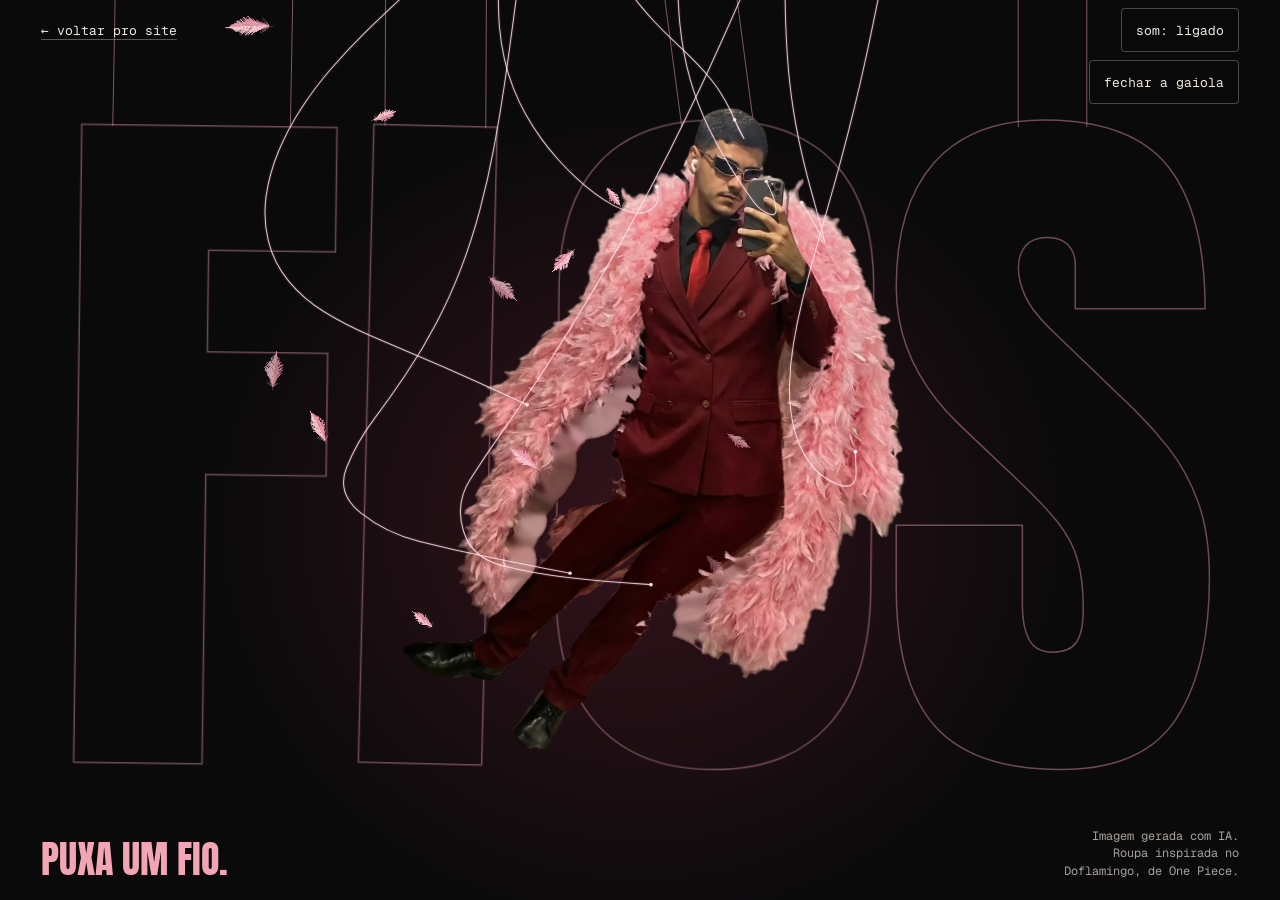
<file: fios/index.html>
<!DOCTYPE html>
<html lang="pt-BR">
<head>
  <meta charset="UTF-8" />
  <meta name="viewport" content="width=device-width, initial-scale=1.0, viewport-fit=cover" />
  <title>Fios · Guilherme Dias</title>
  <meta name="description" content="Experimento de tempo livre: uma marionete em WebGL, com fios que você puxa." />
  <meta name="theme-color" content="#0A0A0B" />

  <link rel="preload" href="/fonts/anton-latin.woff2" as="font" type="font/woff2" crossorigin />
  <link rel="preload" href="/fonts/geist-mono-latin.woff2" as="font" type="font/woff2" crossorigin />
  <link rel="stylesheet" href="/fios/fios.css" />

  <link rel="icon" type="image/svg+xml" href="data:image/svg+xml;utf8,<svg xmlns='http://www.w3.org/2000/svg' viewBox='0 0 32 32'><rect width='32' height='32' rx='6' fill='%230A0A0B'/><circle cx='16' cy='16' r='5' fill='%23F2A5B5'/></svg>" />

  <script>document.documentElement.classList.add("js");</script>
</head>
<body>
  <main class="stage" id="stage">
    <h1 class="word" id="word" aria-label="Fios"><span>F</span><span>i</span><span>o</span><span>s</span></h1>

    <!-- versão parada: sem JS, sem WebGL ou com movimento reduzido -->
    <div class="still">
      <svg class="still-threads" viewBox="0 0 823 1407" aria-hidden="true">
        <line x1="100" y1="660" x2="-19" y2="-1400" />
        <line x1="225" y1="180" x2="131" y2="-1400" />
        <line x1="325" y1="1010" x2="120" y2="-1400" />
        <line x1="350" y1="35" x2="371" y2="-1400" />
        <line x1="437" y1="150" x2="481" y2="-1400" />
        <line x1="470" y1="1010" x2="620" y2="-1400" />
        <line x1="510" y1="185" x2="691" y2="-1400" />
        <line x1="700" y1="650" x2="881" y2="-1400" />
      </svg>
      <img src="/fios/casaco.webp" width="823" height="1407" decoding="async" alt="" />
      <img src="/fios/corpo.webp" width="823" height="1407" decoding="async" alt="Guilherme de terno bordô, óculos escuros e casaco de penas rosa, pendurado por fios como uma marionete enquanto tira uma selfie." />
    </div>

    <canvas class="layer" id="back" aria-hidden="true"></canvas>
    <canvas class="layer" id="puppet" aria-hidden="true"></canvas>
    <canvas class="layer" id="threads" aria-hidden="true"></canvas>

    <a class="back" href="/#experimentos">← voltar pro site</a>

    <div class="controls">
      <button class="control" id="sound" type="button" aria-pressed="true">som: ligado</button>
      <button class="control control-cage" id="cage" type="button">fechar a gaiola</button>
    </div>

    <p class="hint" id="hint" aria-live="polite">Puxa um fio.</p>

    <p class="credit">Imagem gerada com IA. Roupa inspirada no Doflamingo, de One Piece.</p>
  </main>

  <script src="/fios/fios.js" onerror="document.documentElement.classList.remove('js')"></script>
</body>
</html>
</file>
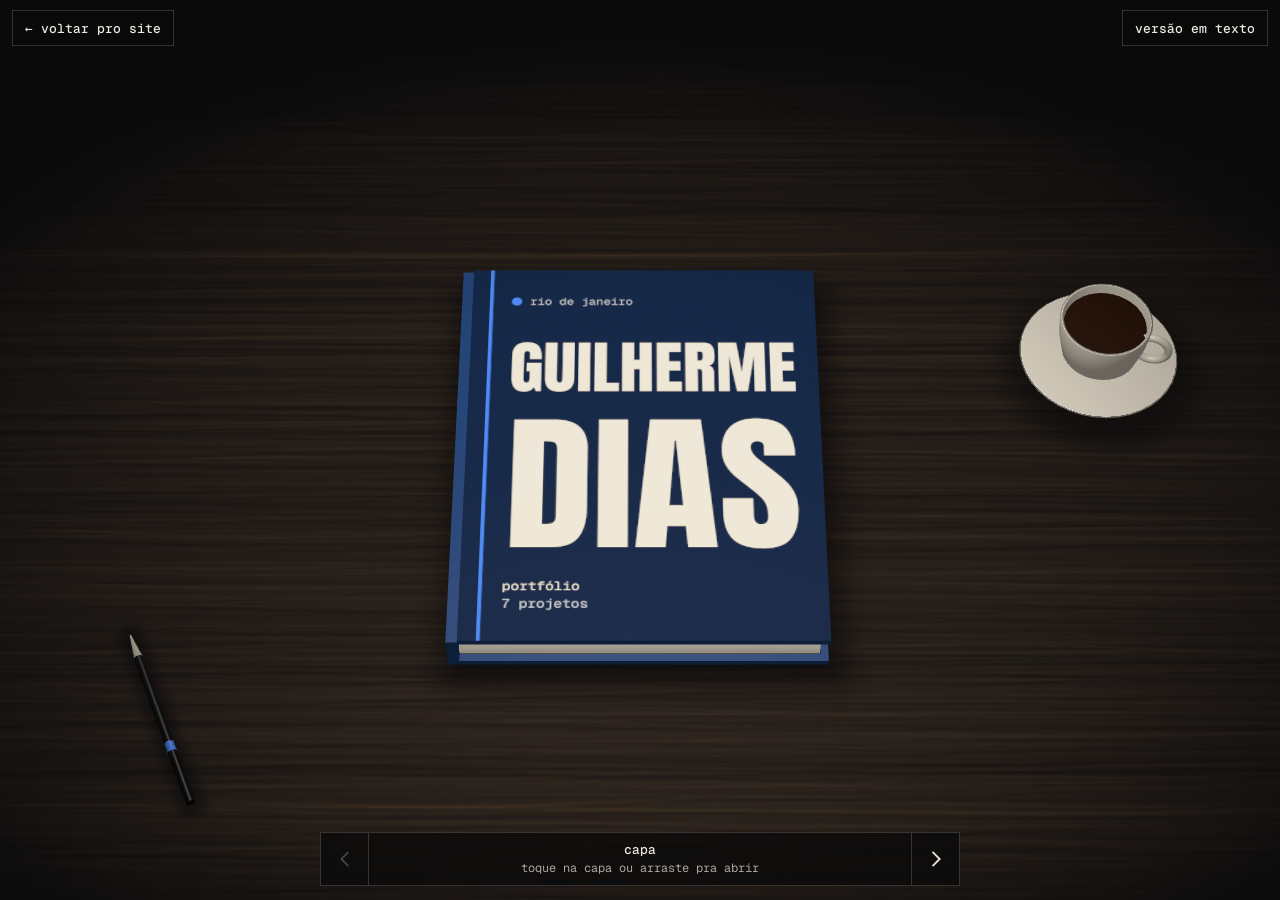
<file: livro/index.html>
<!doctype html>
<html lang="pt-BR">
  <head>
    <meta charset="UTF-8" />
    <meta name="viewport" content="width=device-width, initial-scale=1.0, viewport-fit=cover" />
    <title>Livro · Guilherme Dias</title>
    <meta name="description" content="Experimento de tempo livre: o portfólio de Guilherme Dias como um livro 3D numa mesa escura. Arraste pra folhear os 7 projetos." />
    <meta name="theme-color" content="#0A0A0B" />
    <link rel="canonical" href="https://gl-dias.pages.dev/livro/" />
    <link rel="icon" type="image/svg+xml" href="data:image/svg+xml;utf8,<svg xmlns='http://www.w3.org/2000/svg' viewBox='0 0 32 32'><rect width='32' height='32' rx='6' fill='%230A0A0B'/><circle cx='16' cy='16' r='5' fill='%234F8CFF'/></svg>" />
    <script type="module" crossorigin src="/livro/assets/index-BW1HvfgV.js"></script>
    <link rel="stylesheet" crossorigin href="/livro/assets/index-BEIMWdCY.css">
  </head>
  <body>
    <nav class="topbar" aria-label="saídas">
      <a href="/#experimentos"><span aria-hidden="true">←&nbsp;</span>voltar pro site</a>
      <a href="./?plano" id="altlink">versão em texto</a>
    </nav>
    <div id="root"></div>
    <noscript>
      <p style="padding:72px 18px;font-family:monospace">Este livro precisa de JavaScript. O conteúdo de verdade está na <a href="/#projetos">home</a>.</p>
    </noscript>
  </body>
</html>
</file>
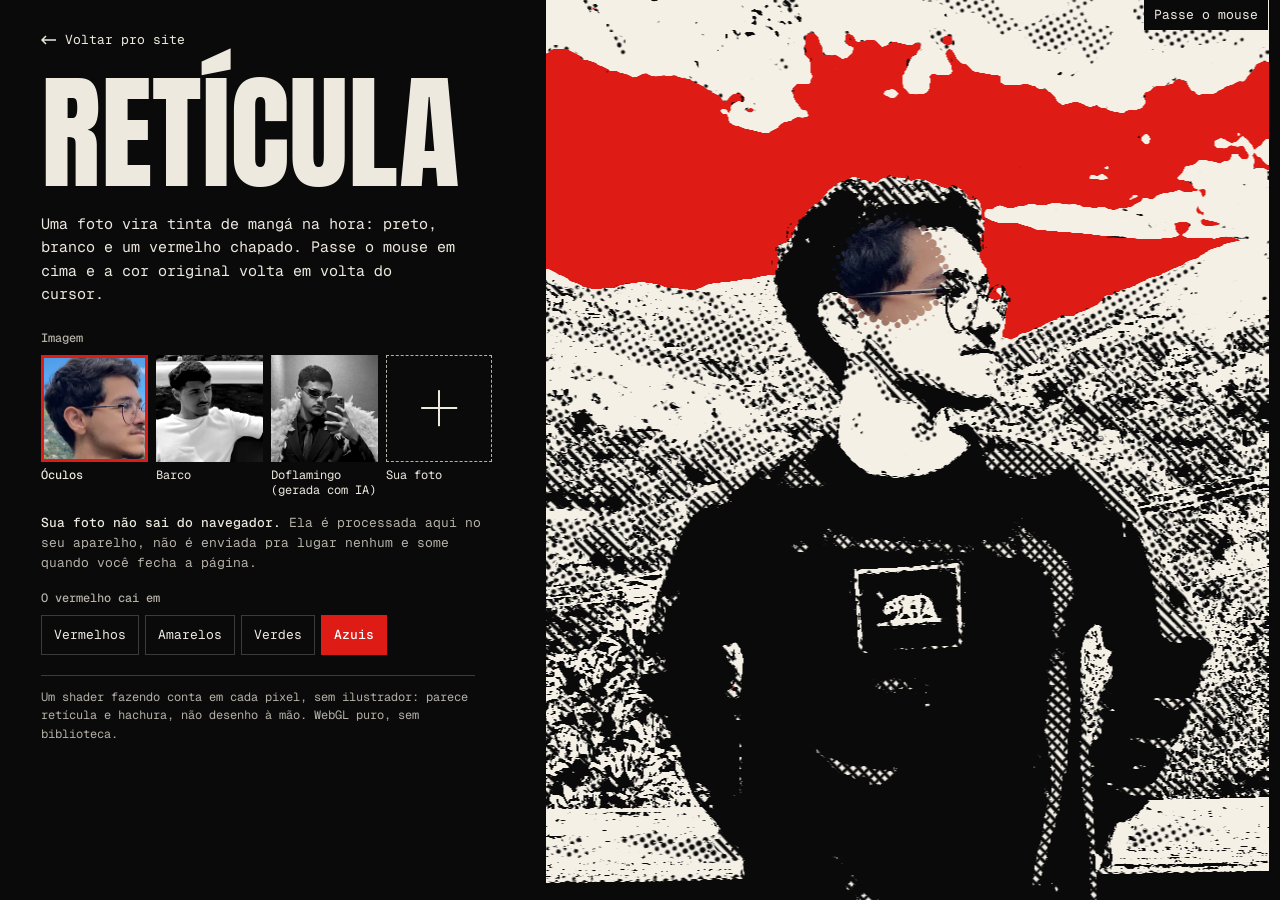
<file: reticula/index.html>
<!doctype html>
<html lang="pt-BR">
<head>
  <meta charset="UTF-8" />
  <meta name="viewport" content="width=device-width, initial-scale=1.0" />
  <title>Retícula · Guilherme Dias</title>
  <meta name="description" content="Qualquer foto vira tinta de mangá em tempo real: preto, branco e um vermelho chapado. Experimento em WebGL puro, e a foto não sai do navegador." />
  <link rel="canonical" href="https://gl-dias.pages.dev/reticula/" />
  <link rel="preload" href="/fonts/anton-latin.woff2" as="font" type="font/woff2" crossorigin />
  <link rel="preload" href="/fonts/geist-mono-latin.woff2" as="font" type="font/woff2" crossorigin />
  <link rel="stylesheet" href="/reticula/reticula.css" />
  <link rel="icon" type="image/svg+xml" href="data:image/svg+xml;utf8,<svg xmlns='http://www.w3.org/2000/svg' viewBox='0 0 32 32'><rect width='32' height='32' rx='6' fill='%230A0A0B'/><circle cx='16' cy='16' r='5' fill='%23DE1B15'/></svg>" />
  <script>document.documentElement.className = "js";</script>
</head>
<body>
  <main class="pagina">
    <header class="cabeca">
      <a class="voltar" href="/#experimentos">
        <svg viewBox="0 0 16 10" width="16" height="10" aria-hidden="true"><path d="M5 1 1 5l4 4M1 5h14" fill="none" stroke="currentColor" stroke-width="1.5"/></svg>
        Voltar pro site
      </a>
      <h1>Retícula</h1>
      <p class="lede">
        Uma foto vira tinta de mangá na hora: preto, branco e um vermelho chapado.
        <span class="so-mouse">Passe o mouse em cima e a cor original volta em volta do cursor.</span>
        <span class="so-toque">Encoste o dedo na imagem e a cor original volta em volta dele.</span>
      </p>
    </header>

    <figure class="palco" id="palco">
      <img class="parada" id="parada" src="/reticula/img/oculos-tinta.webp" width="1000" height="1245"
           alt="Guilherme de óculos e moletom, de perfil, com o céu em vermelho chapado e o resto em preto e branco." />
      <canvas class="tela" id="tela" tabindex="0" role="img"
              aria-label="Guilherme de óculos e moletom, de perfil, com o céu em vermelho chapado e o resto em preto e branco."></canvas>
      <figcaption class="legenda" id="legenda"></figcaption>
      <p class="dica" id="dica" aria-hidden="true">
        <span class="so-mouse">Passe o mouse</span>
        <span class="so-toque">Encoste e arraste</span>
      </p>
    </figure>

    <section class="controles" aria-label="Controles">
      <noscript>
        <p class="nota-parada">Sem JavaScript fica só esta imagem já processada. Com ele ligado, a imagem reage ao cursor e aceita a sua foto.</p>
      </noscript>
      <p class="nota-parada" id="nota-webgl">Este navegador não liberou WebGL, então você vê uma versão parada, já processada. O envio de foto precisa de WebGL.</p>

      <div class="so-js">
        <h2 class="rotulo">Imagem</h2>
        <div class="fotos">
          <button class="tile" type="button" data-foto="oculos" aria-pressed="true">
            <img src="/reticula/img/oculos-mini.webp" width="240" height="240" alt="" loading="lazy" />
            <span>Óculos</span>
          </button>
          <button class="tile" type="button" data-foto="barco" aria-pressed="false">
            <img src="/reticula/img/barco-mini.webp" width="240" height="240" alt="" loading="lazy" />
            <span>Barco</span>
          </button>
          <button class="tile" type="button" data-foto="doflamingo" aria-pressed="false">
            <img src="/reticula/img/doflamingo-mini.webp" width="240" height="240" alt="" loading="lazy" />
            <span>Doflamingo (gerada com IA)</span>
          </button>
          <div class="tile tile-upload" id="tile-upload">
            <input class="arquivo" type="file" id="sua-foto" accept="image/*" />
            <label for="sua-foto">
              <span class="mais" aria-hidden="true"></span>
              <span>Sua foto</span>
            </label>
          </div>
        </div>
        <p class="privado"><strong>Sua foto não sai do navegador.</strong> Ela é processada aqui no seu aparelho, não é enviada pra lugar nenhum e some quando você fecha a página.</p>
        <p class="aviso" id="aviso" role="status"></p>

        <div class="so-gl">
          <h2 class="rotulo">O vermelho cai em</h2>
          <div class="matizes">
            <button type="button" data-matiz="vermelhos" aria-pressed="false">Vermelhos</button>
            <button type="button" data-matiz="amarelos" aria-pressed="false">Amarelos</button>
            <button type="button" data-matiz="verdes" aria-pressed="false">Verdes</button>
            <button type="button" data-matiz="azuis" aria-pressed="false">Azuis</button>
          </div>
        </div>
      </div>

      <p class="rodape">Um shader fazendo conta em cada pixel, sem ilustrador: parece retícula e hachura, não desenho à mão. WebGL puro, sem biblioteca.</p>
    </section>
  </main>
  <script src="/reticula/reticula.js"></script>
</body>
</html>
</file>
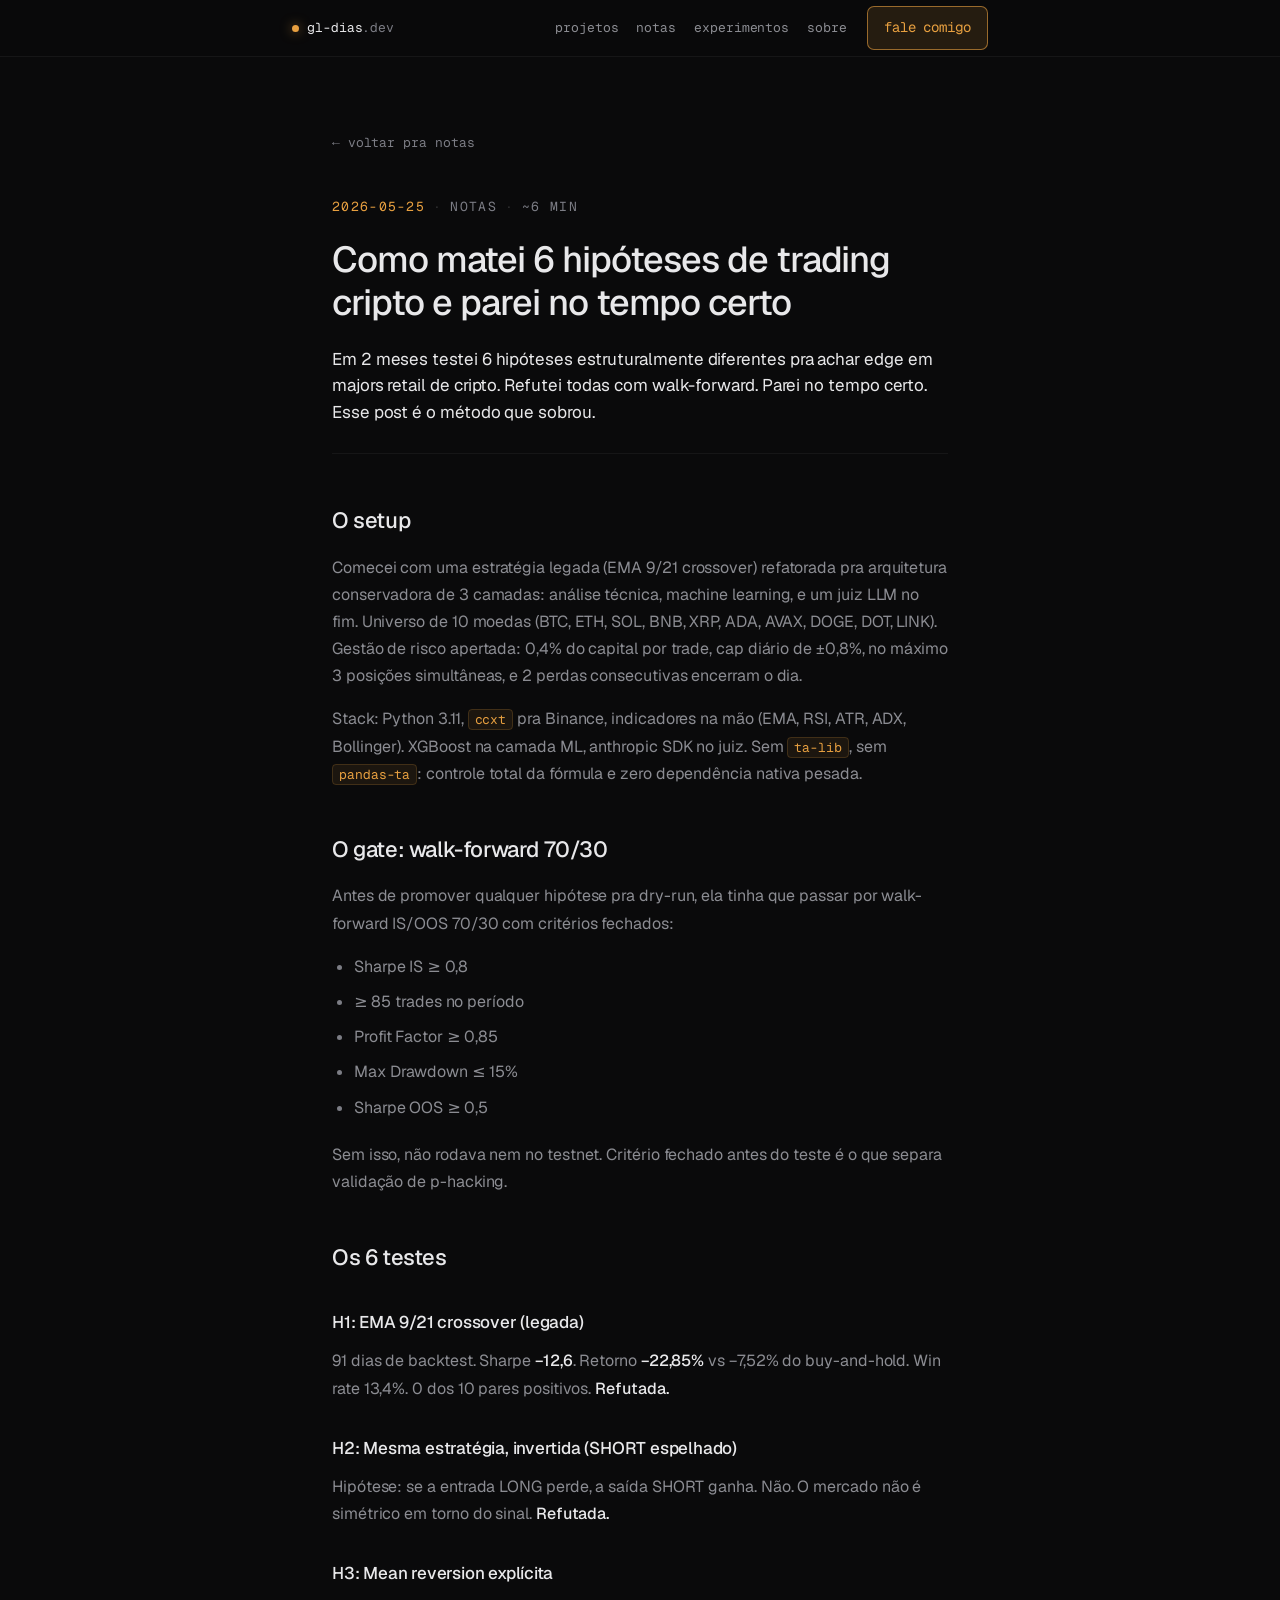
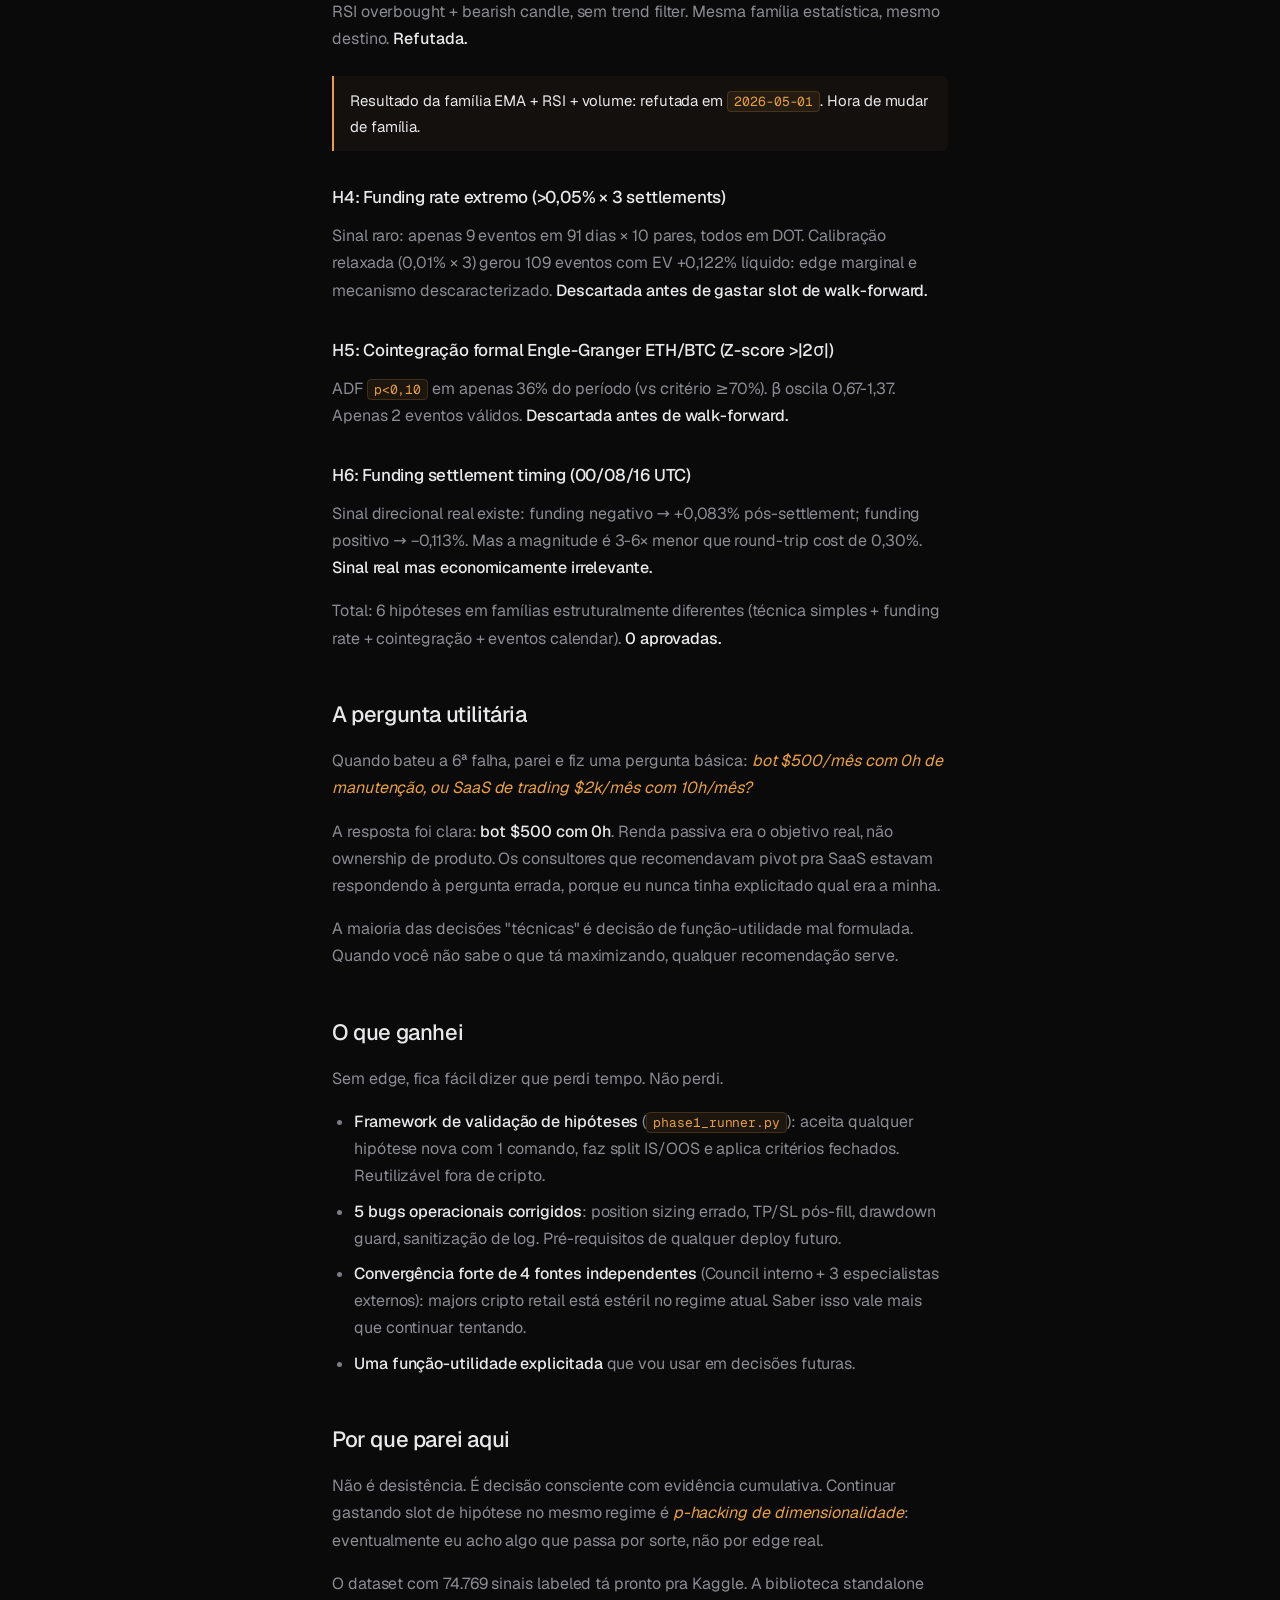
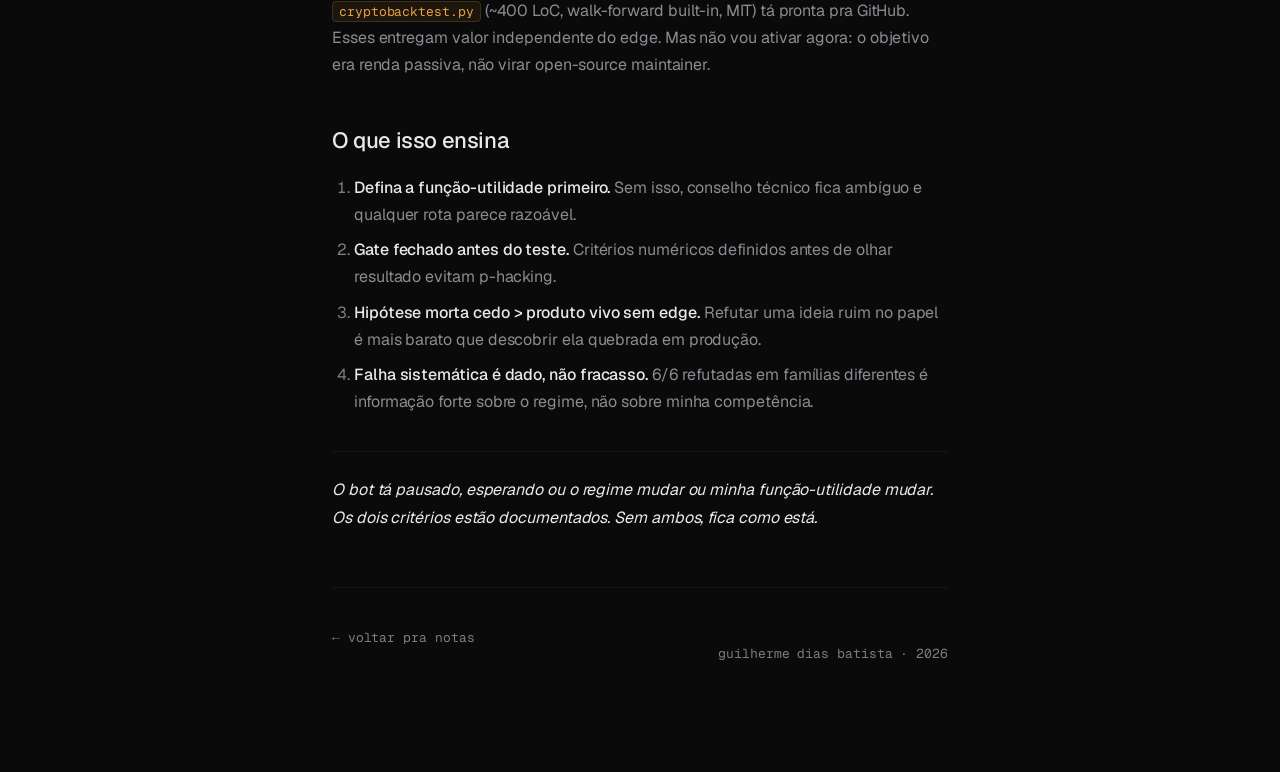
<file: posts/bot-cripto.html>
<!DOCTYPE html>
<html lang="pt-BR">
<head>
  <meta charset="UTF-8" />
  <meta name="viewport" content="width=device-width, initial-scale=1.0" />
  <title>Como matei 6 hipóteses de trading cripto · gl-dias.dev</title>
  <meta name="description" content="Em 2 meses testei 6 hipóteses estruturalmente diferentes pra achar edge em majors retail de cripto. Refutei todas com walk-forward. Post-mortem honesto." />

  <meta property="og:title" content="Como matei 6 hipóteses de trading cripto · gl-dias.dev" />
  <meta property="og:description" content="Em 2 meses testei 6 hipóteses estruturalmente diferentes pra achar edge em majors retail de cripto. Refutei todas com walk-forward. Post-mortem honesto." />
  <meta property="og:type" content="article" />
  <meta property="og:url" content="https://gl-dias.pages.dev/posts/bot-cripto" />
  <meta property="og:image" content="https://gl-dias.pages.dev/images/og.jpg" />
  <meta name="twitter:card" content="summary_large_image" />
  <link rel="canonical" href="https://gl-dias.pages.dev/posts/bot-cripto" />

  <link rel="preload" href="/fonts/geist-latin.woff2" as="font" type="font/woff2" crossorigin />
  <link rel="preload" href="/fonts/geist-mono-latin.woff2" as="font" type="font/woff2" crossorigin />

  <link rel="stylesheet" href="../styles.css" />

  <link rel="icon" type="image/svg+xml" href="data:image/svg+xml;utf8,<svg xmlns='http://www.w3.org/2000/svg' viewBox='0 0 32 32'><rect width='32' height='32' rx='6' fill='%230A0A0B'/><circle cx='16' cy='16' r='5' fill='%23E8A040'/></svg>" />
  <script>
    document.documentElement.classList.add("js");
    setTimeout(function () {
      if (!window.__revealReady) document.documentElement.classList.remove("js");
    }, 1500);
  </script>
  <script src="../main.js" defer></script>
</head>
<body>
  <nav class="nav" aria-label="principal">
    <div class="nav-inner">
      <a href="/" class="nav-logo">
        <span class="dot"></span>
        <span>gl-dias<span class="faint">.dev</span></span>
      </a>
      <div class="nav-links" id="nav-links">
        <a href="/#projetos">projetos</a>
        <a href="/#notas">notas</a>
        <a href="/#experimentos">experimentos</a>
        <a href="/#sobre">sobre</a>
        <a href="/#contato" class="nav-link-contact">contato</a>
      </div>
      <a class="btn btn-primary nav-cta" href="/#contato">fale comigo</a>
      <button class="nav-toggle" type="button" aria-expanded="false" aria-controls="nav-links" aria-label="abrir menu">
        <span class="nav-toggle-bar"></span>
        <span class="nav-toggle-bar"></span>
      </button>
    </div>
  </nav>

  <main class="wrap post-page">
    <a href="/#notas" class="post-back">← voltar pra notas</a>

    <header class="post-header">
      <div class="post-meta">
        <span class="post-meta-date">2026-05-25</span>
        <span class="post-meta-sep">·</span>
        <span>notas</span>
        <span class="post-meta-sep">·</span>
        <span>~6 min</span>
      </div>
      <h1>Como matei 6 hipóteses de trading cripto e parei no tempo certo</h1>
      <p class="post-lede">
        Em 2 meses testei 6 hipóteses estruturalmente diferentes pra achar edge em majors retail
        de cripto. Refutei todas com walk-forward. Parei no tempo certo. Esse post é o método
        que sobrou.
      </p>
    </header>

    <article class="post-content">
      <h2>O setup</h2>
      <p>
        Comecei com uma estratégia legada (EMA 9/21 crossover) refatorada pra arquitetura
        conservadora de 3 camadas: análise técnica, machine learning, e um juiz LLM no fim.
        Universo de 10 moedas (BTC, ETH, SOL, BNB, XRP, ADA, AVAX, DOGE, DOT, LINK).
        Gestão de risco apertada: 0,4% do capital por trade, cap diário de ±0,8%, no máximo
        3 posições simultâneas, e 2 perdas consecutivas encerram o dia.
      </p>
      <p>
        Stack: Python 3.11, <code>ccxt</code> pra Binance, indicadores na mão
        (EMA, RSI, ATR, ADX, Bollinger). XGBoost na camada ML, anthropic SDK no juiz.
        Sem <code>ta-lib</code>, sem <code>pandas-ta</code>: controle total da fórmula
        e zero dependência nativa pesada.
      </p>

      <h2>O gate: walk-forward 70/30</h2>
      <p>
        Antes de promover qualquer hipótese pra dry-run, ela tinha que passar por
        walk-forward IS/OOS 70/30 com critérios fechados:
      </p>
      <ul>
        <li>Sharpe IS ≥ 0,8</li>
        <li>≥ 85 trades no período</li>
        <li>Profit Factor ≥ 0,85</li>
        <li>Max Drawdown ≤ 15%</li>
        <li>Sharpe OOS ≥ 0,5</li>
      </ul>
      <p>
        Sem isso, não rodava nem no testnet. Critério fechado antes do teste é o que
        separa validação de p-hacking.
      </p>

      <h2>Os 6 testes</h2>

      <h3>H1: EMA 9/21 crossover (legada)</h3>
      <p>
        91 dias de backtest. Sharpe <strong>−12,6</strong>. Retorno
        <strong>−22,85%</strong> vs −7,52% do buy-and-hold. Win rate 13,4%.
        0 dos 10 pares positivos. <strong>Refutada.</strong>
      </p>

      <h3>H2: Mesma estratégia, invertida (SHORT espelhado)</h3>
      <p>
        Hipótese: se a entrada LONG perde, a saída SHORT ganha. Não. O mercado não é
        simétrico em torno do sinal. <strong>Refutada.</strong>
      </p>

      <h3>H3: Mean reversion explícita</h3>
      <p>
        RSI overbought + bearish candle, sem trend filter. Mesma família estatística,
        mesmo destino. <strong>Refutada.</strong>
      </p>

      <p class="post-aside">
        Resultado da família EMA + RSI + volume: refutada em <code>2026-05-01</code>.
        Hora de mudar de família.
      </p>

      <h3>H4: Funding rate extremo (>0,05% × 3 settlements)</h3>
      <p>
        Sinal raro: apenas 9 eventos em 91 dias × 10 pares, todos em DOT.
        Calibração relaxada (0,01% × 3) gerou 109 eventos com EV +0,122% líquido:
        edge marginal e mecanismo descaracterizado. <strong>Descartada antes de gastar
        slot de walk-forward.</strong>
      </p>

      <h3>H5: Cointegração formal Engle-Granger ETH/BTC (Z-score >|2σ|)</h3>
      <p>
        ADF <code>p&lt;0,10</code> em apenas 36% do período (vs critério ≥70%).
        β oscila 0,67-1,37. Apenas 2 eventos válidos.
        <strong>Descartada antes de walk-forward.</strong>
      </p>

      <h3>H6: Funding settlement timing (00/08/16 UTC)</h3>
      <p>
        Sinal direcional real existe: funding negativo → +0,083% pós-settlement;
        funding positivo → −0,113%. Mas a magnitude é 3-6× menor que round-trip cost
        de 0,30%. <strong>Sinal real mas economicamente irrelevante.</strong>
      </p>

      <p>
        Total: 6 hipóteses em famílias estruturalmente diferentes (técnica simples +
        funding rate + cointegração + eventos calendar). <strong>0 aprovadas.</strong>
      </p>

      <h2>A pergunta utilitária</h2>
      <p>
        Quando bateu a 6ª falha, parei e fiz uma pergunta básica:
        <em>bot $500/mês com 0h de manutenção, ou SaaS de trading $2k/mês com 10h/mês?</em>
      </p>
      <p>
        A resposta foi clara: <strong>bot $500 com 0h</strong>. Renda passiva era o
        objetivo real, não ownership de produto. Os consultores que recomendavam
        pivot pra SaaS estavam respondendo à pergunta errada, porque eu nunca tinha
        explicitado qual era a minha.
      </p>
      <p>
        A maioria das decisões "técnicas" é decisão de função-utilidade mal formulada.
        Quando você não sabe o que tá maximizando, qualquer recomendação serve.
      </p>

      <h2>O que ganhei</h2>
      <p>Sem edge, fica fácil dizer que perdi tempo. Não perdi.</p>
      <ul>
        <li>
          <strong>Framework de validação de hipóteses</strong> (<code>phase1_runner.py</code>):
          aceita qualquer hipótese nova com 1 comando, faz split IS/OOS e aplica
          critérios fechados. Reutilizável fora de cripto.
        </li>
        <li>
          <strong>5 bugs operacionais corrigidos</strong>: position sizing errado,
          TP/SL pós-fill, drawdown guard, sanitização de log. Pré-requisitos de
          qualquer deploy futuro.
        </li>
        <li>
          <strong>Convergência forte de 4 fontes independentes</strong> (Council interno
          + 3 especialistas externos): majors cripto retail está estéril no regime atual.
          Saber isso vale mais que continuar tentando.
        </li>
        <li>
          <strong>Uma função-utilidade explicitada</strong> que vou usar em decisões
          futuras.
        </li>
      </ul>

      <h2>Por que parei aqui</h2>
      <p>
        Não é desistência. É decisão consciente com evidência cumulativa. Continuar
        gastando slot de hipótese no mesmo regime é <em>p-hacking de dimensionalidade</em>:
        eventualmente eu acho algo que passa por sorte, não por edge real.
      </p>
      <p>
        O dataset com 74.769 sinais labeled tá pronto pra Kaggle. A biblioteca standalone
        <code>cryptobacktest.py</code> (~400 LoC, walk-forward built-in, MIT) tá pronta
        pra GitHub. Esses entregam valor independente do edge. Mas não vou ativar agora:
        o objetivo era renda passiva, não virar open-source maintainer.
      </p>

      <h2>O que isso ensina</h2>
      <ol>
        <li>
          <strong>Defina a função-utilidade primeiro.</strong> Sem isso, conselho
          técnico fica ambíguo e qualquer rota parece razoável.
        </li>
        <li>
          <strong>Gate fechado antes do teste.</strong> Critérios numéricos definidos
          antes de olhar resultado evitam p-hacking.
        </li>
        <li>
          <strong>Hipótese morta cedo &gt; produto vivo sem edge.</strong> Refutar
          uma ideia ruim no papel é mais barato que descobrir ela quebrada em produção.
        </li>
        <li>
          <strong>Falha sistemática é dado, não fracasso.</strong> 6/6 refutadas em
          famílias diferentes é informação forte sobre o regime, não sobre minha
          competência.
        </li>
      </ol>

      <p class="post-close">
        O bot tá pausado, esperando ou o regime mudar ou minha função-utilidade mudar.
        Os dois critérios estão documentados. Sem ambos, fica como está.
      </p>
    </article>

    <footer class="post-footer">
      <a href="/#notas" class="post-back">← voltar pra notas</a>
      <span class="post-footer-sig">guilherme dias batista · 2026</span>
    </footer>
  </main>
</body>
</html>
</file>
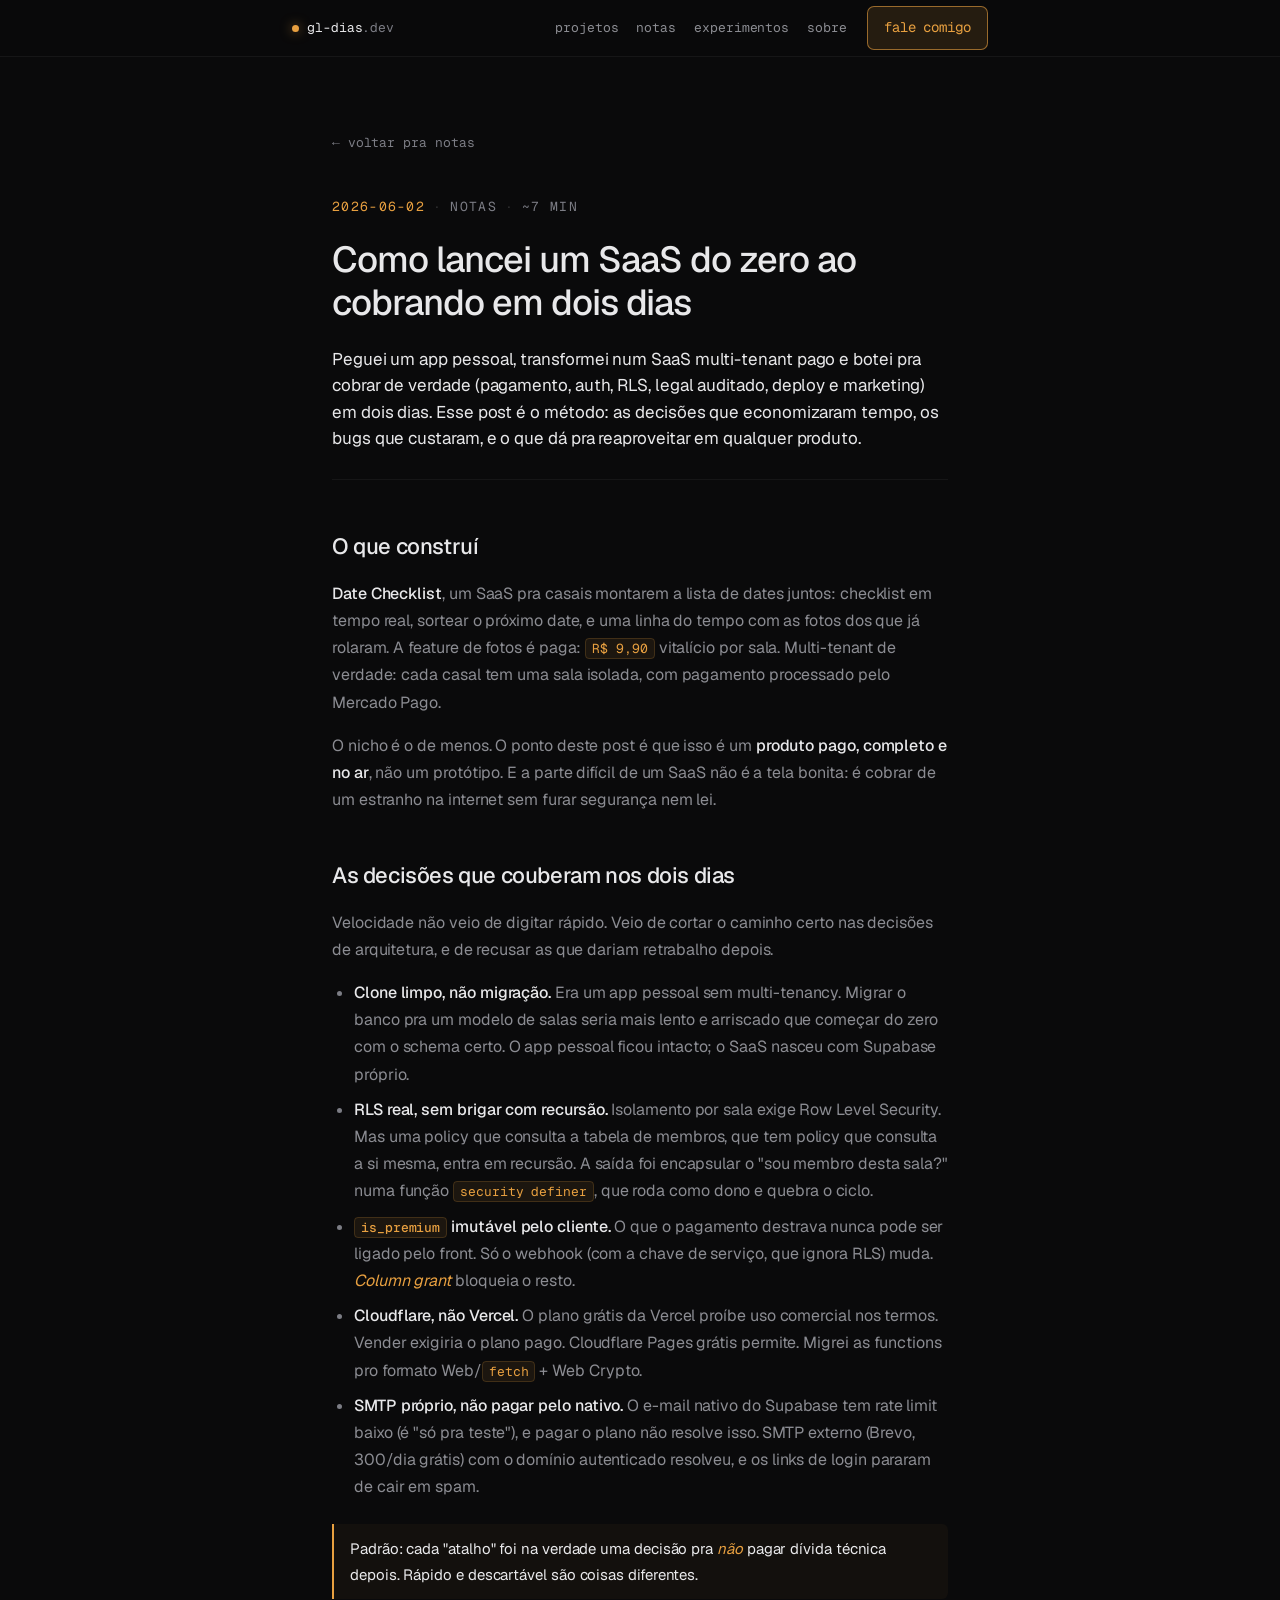
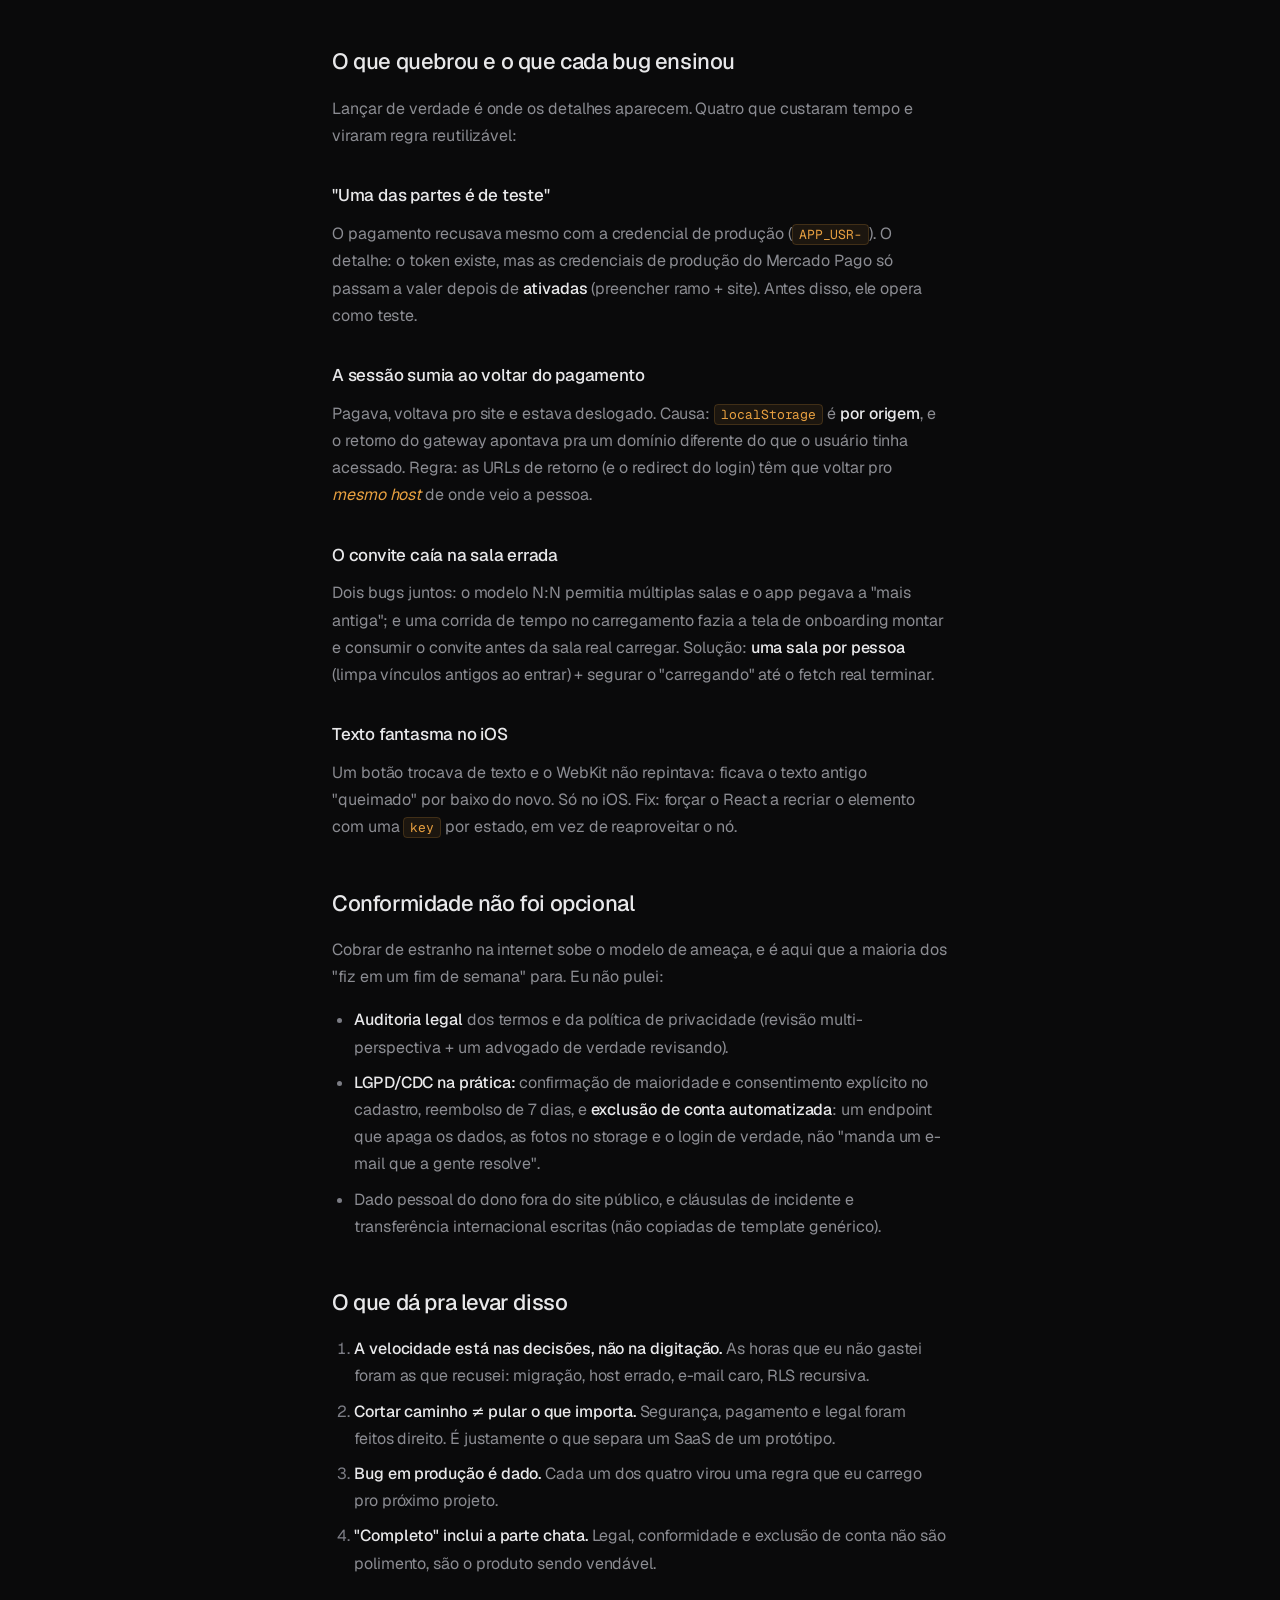
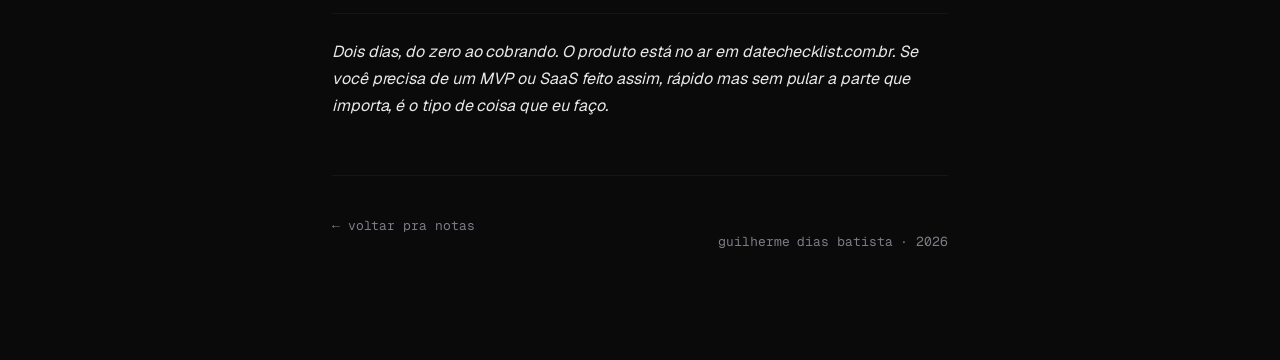
<file: posts/date-checklist.html>
<!DOCTYPE html>
<html lang="pt-BR">
<head>
  <meta charset="UTF-8" />
  <meta name="viewport" content="width=device-width, initial-scale=1.0" />
  <title>Como lancei um SaaS do zero ao cobrando em dois dias · gl-dias.dev</title>
  <meta name="description" content="Peguei um app pessoal, transformei num SaaS multi-tenant pago e botei pra cobrar de verdade (pagamento, auth, RLS, legal auditado, deploy) em dois dias. O método, os bugs e o que dá pra reaproveitar." />

  <meta property="og:title" content="Como lancei um SaaS do zero ao cobrando em dois dias · gl-dias.dev" />
  <meta property="og:description" content="Peguei um app pessoal, transformei num SaaS multi-tenant pago e botei pra cobrar de verdade (pagamento, auth, RLS, legal auditado, deploy) em dois dias. O método, os bugs e o que dá pra reaproveitar." />
  <meta property="og:type" content="article" />
  <meta property="og:url" content="https://gl-dias.pages.dev/posts/date-checklist" />
  <meta property="og:image" content="https://gl-dias.pages.dev/images/og.jpg" />
  <meta name="twitter:card" content="summary_large_image" />
  <link rel="canonical" href="https://gl-dias.pages.dev/posts/date-checklist" />

  <link rel="preload" href="/fonts/geist-latin.woff2" as="font" type="font/woff2" crossorigin />
  <link rel="preload" href="/fonts/geist-mono-latin.woff2" as="font" type="font/woff2" crossorigin />

  <link rel="stylesheet" href="../styles.css" />

  <link rel="icon" type="image/svg+xml" href="data:image/svg+xml;utf8,<svg xmlns='http://www.w3.org/2000/svg' viewBox='0 0 32 32'><rect width='32' height='32' rx='6' fill='%230A0A0B'/><circle cx='16' cy='16' r='5' fill='%23E8A040'/></svg>" />
  <script>
    document.documentElement.classList.add("js");
    setTimeout(function () {
      if (!window.__revealReady) document.documentElement.classList.remove("js");
    }, 1500);
  </script>
  <script src="../main.js" defer></script>
</head>
<body>
  <nav class="nav" aria-label="principal">
    <div class="nav-inner">
      <a href="/" class="nav-logo">
        <span class="dot"></span>
        <span>gl-dias<span class="faint">.dev</span></span>
      </a>
      <div class="nav-links" id="nav-links">
        <a href="/#projetos">projetos</a>
        <a href="/#notas">notas</a>
        <a href="/#experimentos">experimentos</a>
        <a href="/#sobre">sobre</a>
        <a href="/#contato" class="nav-link-contact">contato</a>
      </div>
      <a class="btn btn-primary nav-cta" href="/#contato">fale comigo</a>
      <button class="nav-toggle" type="button" aria-expanded="false" aria-controls="nav-links" aria-label="abrir menu">
        <span class="nav-toggle-bar"></span>
        <span class="nav-toggle-bar"></span>
      </button>
    </div>
  </nav>

  <main class="wrap post-page">
    <a href="/#notas" class="post-back">← voltar pra notas</a>

    <header class="post-header">
      <div class="post-meta">
        <span class="post-meta-date">2026-06-02</span>
        <span class="post-meta-sep">·</span>
        <span>notas</span>
        <span class="post-meta-sep">·</span>
        <span>~7 min</span>
      </div>
      <h1>Como lancei um SaaS do zero ao cobrando em dois dias</h1>
      <p class="post-lede">
        Peguei um app pessoal, transformei num SaaS multi-tenant pago e botei pra cobrar de
        verdade (pagamento, auth, RLS, legal auditado, deploy e marketing) em dois dias.
        Esse post é o método: as decisões que economizaram tempo, os bugs que custaram, e o
        que dá pra reaproveitar em qualquer produto.
      </p>
    </header>

    <article class="post-content">
      <h2>O que construí</h2>
      <p>
        <strong>Date Checklist</strong>, um SaaS pra casais montarem a lista de dates juntos:
        checklist em tempo real, sortear o próximo date, e uma linha do tempo com as fotos dos
        que já rolaram. A feature de fotos é paga: <code>R$ 9,90</code> vitalício por sala.
        Multi-tenant de verdade: cada casal tem uma sala isolada, com pagamento processado
        pelo Mercado Pago.
      </p>
      <p>
        O nicho é o de menos. O ponto deste post é que isso é um <strong>produto pago,
        completo e no ar</strong>, não um protótipo. E a parte difícil de um SaaS não é a
        tela bonita: é cobrar de um estranho na internet sem furar segurança nem lei.
      </p>

      <h2>As decisões que couberam nos dois dias</h2>
      <p>
        Velocidade não veio de digitar rápido. Veio de cortar o caminho certo nas decisões de
        arquitetura, e de recusar as que dariam retrabalho depois.
      </p>
      <ul>
        <li>
          <strong>Clone limpo, não migração.</strong> Era um app pessoal sem multi-tenancy.
          Migrar o banco pra um modelo de salas seria mais lento e arriscado que começar do
          zero com o schema certo. O app pessoal ficou intacto; o SaaS nasceu com Supabase
          próprio.
        </li>
        <li>
          <strong>RLS real, sem brigar com recursão.</strong> Isolamento por sala exige Row
          Level Security. Mas uma policy que consulta a tabela de membros, que tem policy que
          consulta a si mesma, entra em recursão. A saída foi encapsular o "sou membro desta
          sala?" numa função <code>security definer</code>, que roda como dono e quebra o ciclo.
        </li>
        <li>
          <strong><code>is_premium</code> imutável pelo cliente.</strong> O que o pagamento
          destrava nunca pode ser ligado pelo front. Só o webhook (com a chave de serviço,
          que ignora RLS) muda. <em>Column grant</em> bloqueia o resto.
        </li>
        <li>
          <strong>Cloudflare, não Vercel.</strong> O plano grátis da Vercel proíbe uso
          comercial nos termos. Vender exigiria o plano pago. Cloudflare Pages grátis
          permite. Migrei as functions pro formato Web/<code>fetch</code> + Web Crypto.
        </li>
        <li>
          <strong>SMTP próprio, não pagar pelo nativo.</strong> O e-mail nativo do Supabase
          tem rate limit baixo (é "só pra teste"), e pagar o plano não resolve isso. SMTP
          externo (Brevo, 300/dia grátis) com o domínio autenticado resolveu, e os links de
          login pararam de cair em spam.
        </li>
      </ul>
      <p class="post-aside">
        Padrão: cada "atalho" foi na verdade uma decisão pra <em>não</em> pagar dívida
        técnica depois. Rápido e descartável são coisas diferentes.
      </p>

      <h2>O que quebrou e o que cada bug ensinou</h2>
      <p>
        Lançar de verdade é onde os detalhes aparecem. Quatro que custaram tempo e viraram
        regra reutilizável:
      </p>
      <h3>"Uma das partes é de teste"</h3>
      <p>
        O pagamento recusava mesmo com a credencial de produção (<code>APP_USR-</code>). O
        detalhe: o token existe, mas as credenciais de produção do Mercado Pago só passam a
        valer depois de <strong>ativadas</strong> (preencher ramo + site). Antes disso, ele
        opera como teste.
      </p>
      <h3>A sessão sumia ao voltar do pagamento</h3>
      <p>
        Pagava, voltava pro site e estava deslogado. Causa: <code>localStorage</code> é
        <strong>por origem</strong>, e o retorno do gateway apontava pra um domínio diferente
        do que o usuário tinha acessado. Regra: as URLs de retorno (e o redirect do login)
        têm que voltar pro <em>mesmo host</em> de onde veio a pessoa.
      </p>
      <h3>O convite caía na sala errada</h3>
      <p>
        Dois bugs juntos: o modelo N:N permitia múltiplas salas e o app pegava a "mais antiga";
        e uma corrida de tempo no carregamento fazia a tela de onboarding montar e consumir o
        convite antes da sala real carregar. Solução: <strong>uma sala por pessoa</strong>
        (limpa vínculos antigos ao entrar) + segurar o "carregando" até o fetch real terminar.
      </p>
      <h3>Texto fantasma no iOS</h3>
      <p>
        Um botão trocava de texto e o WebKit não repintava: ficava o texto antigo
        "queimado" por baixo do novo. Só no iOS. Fix: forçar o React a recriar o elemento
        com uma <code>key</code> por estado, em vez de reaproveitar o nó.
      </p>

      <h2>Conformidade não foi opcional</h2>
      <p>
        Cobrar de estranho na internet sobe o modelo de ameaça, e é aqui que a maioria dos
        "fiz em um fim de semana" para. Eu não pulei:
      </p>
      <ul>
        <li>
          <strong>Auditoria legal</strong> dos termos e da política de privacidade
          (revisão multi-perspectiva + um advogado de verdade revisando).
        </li>
        <li>
          <strong>LGPD/CDC na prática:</strong> confirmação de maioridade e consentimento
          explícito no cadastro, reembolso de 7 dias, e <strong>exclusão de conta
          automatizada</strong>: um endpoint que apaga os dados, as fotos no storage e o
          login de verdade, não "manda um e-mail que a gente resolve".
        </li>
        <li>
          Dado pessoal do dono fora do site público, e cláusulas de incidente e
          transferência internacional escritas (não copiadas de template genérico).
        </li>
      </ul>

      <h2>O que dá pra levar disso</h2>
      <ol>
        <li>
          <strong>A velocidade está nas decisões, não na digitação.</strong> As horas que eu
          não gastei foram as que recusei: migração, host errado, e-mail caro, RLS recursiva.
        </li>
        <li>
          <strong>Cortar caminho ≠ pular o que importa.</strong> Segurança, pagamento e legal
          foram feitos direito. É justamente o que separa um SaaS de um protótipo.
        </li>
        <li>
          <strong>Bug em produção é dado.</strong> Cada um dos quatro virou uma regra que eu
          carrego pro próximo projeto.
        </li>
        <li>
          <strong>"Completo" inclui a parte chata.</strong> Legal, conformidade e exclusão de
          conta não são polimento, são o produto sendo vendável.
        </li>
      </ol>

      <p class="post-close">
        Dois dias, do zero ao cobrando. O produto está no ar em
        <a href="https://datechecklist.com.br" target="_blank" rel="noopener">datechecklist.com.br</a>.
        Se você precisa de um MVP ou SaaS feito assim, rápido mas sem pular a parte que
        importa, é o tipo de coisa que eu faço.
      </p>
    </article>

    <footer class="post-footer">
      <a href="/#notas" class="post-back">← voltar pra notas</a>
      <span class="post-footer-sig">guilherme dias batista · 2026</span>
    </footer>
  </main>
</body>
</html>
</file>
<file: styles.css>
/* ============================================================
   guilhermedias, terminal honesto
   ============================================================ */

/* Geist e Geist Mono servidas daqui (mesmos arquivos variáveis do Google Fonts, subsets latin + símbolos) */
@font-face {
  font-family: 'Geist';
  font-style: normal;
  font-weight: 400 600;
  font-display: swap;
  src: url(/fonts/geist-latin.woff2) format('woff2');
  unicode-range: U+0000-00FF, U+0131, U+0152-0153, U+02BB-02BC, U+02C6, U+02DA, U+02DC, U+0304, U+0308, U+0329, U+2000-206F, U+20AC, U+2122, U+2191, U+2193, U+2212, U+2215, U+FEFF, U+FFFD;
}
@font-face {
  font-family: 'Geist Mono';
  font-style: normal;
  font-weight: 400 500;
  font-display: swap;
  src: url(/fonts/geist-mono-symbols2.woff2) format('woff2');
  unicode-range: U+2000-2001, U+2004-2008, U+200A, U+23B8-23BD, U+2500-259F;
}
@font-face {
  font-family: 'Geist Mono';
  font-style: normal;
  font-weight: 400 500;
  font-display: swap;
  src: url(/fonts/geist-mono-latin.woff2) format('woff2');
  unicode-range: U+0000-00FF, U+0131, U+0152-0153, U+02BB-02BC, U+02C6, U+02DA, U+02DC, U+0304, U+0308, U+0329, U+2000-206F, U+20AC, U+2122, U+2191, U+2193, U+2212, U+2215, U+FEFF, U+FFFD;
}

:root {
  --bg: #0A0A0B;
  --bg-elev: #111114;
  --line: rgba(255, 255, 255, 0.06);
  --line-strong: rgba(255, 255, 255, 0.12);
  --text: #E8E8EA;
  --text-dim: #8B8C92;
  --text-faint: #7C7D85;
  --accent: #E8A040;
  --accent-dim: rgba(232, 160, 64, 0.6);
  --accent-faint: rgba(232, 160, 64, 0.12);
  --ok: #7BC97F;
  --warn: #D97757;
  --rule: rgba(255, 255, 255, 0.05);
}

* { box-sizing: border-box; margin: 0; padding: 0; }

/* foco visível pra navegação por teclado (acessibilidade) */
:focus-visible {
  outline: 2px solid var(--accent);
  outline-offset: 3px;
  border-radius: 3px;
}

html, body {
  background: var(--bg);
  color: var(--text);
  font-family: 'Geist', system-ui, sans-serif;
  font-size: 15px;
  line-height: 1.55;
  -webkit-font-smoothing: antialiased;
  font-feature-settings: "ss01", "cv11";
  letter-spacing: -0.005em;
  overflow-wrap: break-word;
  text-size-adjust: 100%;
  -webkit-text-size-adjust: 100%;
}

::selection { background: var(--accent-faint); color: #fff; }

a { color: inherit; text-decoration: none; transition: color 200ms; }
a:hover { color: var(--accent); }

button { font: inherit; background: none; border: none; color: inherit; cursor: pointer; }

.faint { color: var(--text-faint); }

.mono {
  font-family: 'Geist Mono', ui-monospace, monospace;
  font-feature-settings: "calt", "ss01";
}

/* ---------- layout primitives ---------- */
.wrap {
  max-width: 760px;
  margin: 0 auto;
  padding: 0 32px;
}

h1, h2, h3 { font-weight: 500; letter-spacing: -0.02em; }
h1 {
  font-size: 38px;
  line-height: 1.15;
  font-weight: 500;
  letter-spacing: -0.028em;
}
h2 { font-size: 20px; letter-spacing: -0.015em; }
h3 { font-size: 16px; font-weight: 500; }
p { color: var(--text-dim); }

/* ---------- nav ---------- */
.nav {
  position: sticky;
  top: 0;
  z-index: 50;
  background: rgba(10, 10, 11, 0.85);
  backdrop-filter: blur(12px);
  -webkit-backdrop-filter: blur(12px);
  border-bottom: 1px solid var(--rule);
}
.nav-inner {
  max-width: 760px;
  margin: 0 auto;
  padding: 6px 32px;
  display: flex;
  align-items: center;
  gap: 20px;
}
.nav-logo {
  font-family: 'Geist Mono', monospace;
  font-size: 13px;
  color: var(--text);
  display: inline-flex;
  align-items: center;
  gap: 8px;
  min-height: 44px;
  white-space: nowrap;
  flex-shrink: 0;
  margin-right: auto;
}
.nav-logo .dot {
  width: 7px;
  height: 7px;
  background: var(--accent);
  border-radius: 50%;
  box-shadow: 0 0 12px var(--accent-dim);
}
.nav-links {
  display: flex;
  gap: 18px;
  font-family: 'Geist Mono', monospace;
  font-size: 13px;
  color: var(--text-dim);
}
.nav-links a {
  display: inline-flex;
  align-items: center;
  min-height: 44px;
  white-space: nowrap;
}
.nav-cta { flex-shrink: 0; white-space: nowrap; }
/* no desktop o "fale comigo" já leva pro contato; o link volta no menu mobile */
@media (min-width: 640px) { .nav-link-contact { display: none !important; } }

/* botão do menu: só aparece no mobile e só com JS (sem JS os links ficam visíveis) */
.nav-toggle {
  display: none;
  width: 44px;
  height: 44px;
  align-items: center;
  justify-content: center;
  flex-direction: column;
  gap: 5px;
  border: 1px solid var(--line);
  border-radius: 7px;
  flex-shrink: 0;
}
.nav-toggle-bar {
  display: block;
  width: 16px;
  height: 1.5px;
  background: var(--text);
  transition: transform 200ms;
}
.nav-toggle[aria-expanded="true"] .nav-toggle-bar:first-child { transform: translateY(3.25px) rotate(45deg); }
.nav-toggle[aria-expanded="true"] .nav-toggle-bar:last-child { transform: translateY(-3.25px) rotate(-45deg); }

/* ---------- hero ---------- */
.hero { padding: 88px 0 48px; }
.hero-tag {
  font-family: 'Geist Mono', monospace;
  font-size: 13px;
  color: var(--text-dim);
  margin-bottom: 28px;
  display: inline-flex;
  align-items: center;
  gap: 10px;
}
.hero-tag .at { color: var(--accent); }
.hero-headline { margin-bottom: 22px; max-width: 600px; }
.hero-headline em { font-style: normal; color: var(--accent); }
.hero-sub {
  font-size: 16px;
  color: var(--text-dim);
  max-width: 560px;
  margin-bottom: 32px;
}
.hero-sub strong { color: var(--text); font-weight: 500; }
.hero-actions { display: flex; flex-wrap: wrap; gap: 12px; margin-bottom: 44px; }
.btn {
  font-family: 'Geist Mono', monospace;
  font-size: 14px;
  min-height: 44px;
  padding: 9px 16px;
  border-radius: 7px;
  border: 1px solid var(--line);
  background: var(--bg-elev);
  color: var(--text);
  transition: border-color 200ms, background 200ms, color 200ms;
  display: inline-flex;
  align-items: center;
  gap: 8px;
}
.btn:hover { border-color: var(--line-strong); background: #16161A; }
.btn-primary {
  border-color: var(--accent-dim);
  background: var(--accent-faint);
  color: var(--accent);
}
.btn-primary:hover { border-color: var(--accent); }
/* ação principal (WhatsApp): preenchido */
.btn-solid {
  background: var(--accent);
  border-color: var(--accent);
  color: var(--bg);
  font-weight: 500;
}
.btn-solid:hover { background: var(--accent); border-color: var(--accent); color: var(--bg); filter: brightness(1.08); }
/* ---------- scrollbar ---------- */
::-webkit-scrollbar { width: 8px; height: 8px; }
::-webkit-scrollbar-track { background: transparent; }
::-webkit-scrollbar-thumb { background: rgba(255,255,255,0.04); border-radius: 4px; }
::-webkit-scrollbar-thumb:hover { background: rgba(255,255,255,0.1); }

/* ============================================================
   post page (posts/*.html)
   ============================================================ */

.post-page {
  padding: 64px 32px 80px;
  max-width: 680px;
}

.post-back {
  display: inline-flex;
  align-items: center;
  min-height: 44px;
  font-family: 'Geist Mono', monospace;
  font-size: 13px;
  color: var(--text-faint);
  margin-bottom: 32px;
  transition: color 200ms, transform 200ms;
}
.post-back:hover {
  color: var(--accent);
  transform: translateX(-3px);
}

.post-header {
  margin-bottom: 48px;
  padding-bottom: 28px;
  border-bottom: 1px solid var(--rule);
}

.post-meta {
  display: flex;
  gap: 8px;
  font-family: 'Geist Mono', monospace;
  font-size: 13px;
  color: var(--text-faint);
  margin-bottom: 22px;
  text-transform: uppercase;
  letter-spacing: 0.1em;
}
.post-meta-date { color: var(--accent); }
.post-meta-sep { color: rgba(255,255,255,0.15); }

.post-page h1 {
  font-size: 36px;
  line-height: 1.18;
  letter-spacing: -0.028em;
  margin-bottom: 22px;
}

.post-lede {
  font-size: 17px;
  line-height: 1.55;
  color: var(--text);
  max-width: 620px;
}

.post-content {
  font-size: 16px;
  line-height: 1.7;
  color: var(--text-dim);
}

.post-content h2 {
  font-size: 22px;
  color: var(--text);
  margin: 44px 0 14px;
  letter-spacing: -0.018em;
}
.post-content h2:first-child { margin-top: 0; }

.post-content h3 {
  font-size: 17px;
  color: var(--text);
  margin: 32px 0 10px;
  font-weight: 500;
  letter-spacing: -0.012em;
}

.post-content p { margin-bottom: 16px; }
.post-content p:last-child { margin-bottom: 0; }

.post-content strong { color: var(--text); font-weight: 500; }
.post-content em { font-style: italic; color: var(--accent); }

.post-content ul,
.post-content ol {
  margin: 0 0 20px 0;
  padding-left: 22px;
}
.post-content li {
  margin-bottom: 8px;
}
.post-content li::marker { color: var(--text-faint); }

.post-content code {
  font-family: 'Geist Mono', monospace;
  font-size: 13px;
  background: rgba(232, 160, 64, 0.08);
  border: 1px solid rgba(232, 160, 64, 0.18);
  color: var(--accent);
  padding: 1px 6px;
  border-radius: 4px;
}

.post-content .post-aside {
  padding: 12px 16px;
  border-left: 2px solid var(--accent);
  background: rgba(232, 160, 64, 0.04);
  color: var(--text);
  margin: 24px 0;
  font-size: 15px;
  border-radius: 0 6px 6px 0;
}

.post-content .post-close {
  margin-top: 36px;
  padding-top: 24px;
  border-top: 1px solid var(--rule);
  color: var(--text);
  font-style: italic;
}

.post-footer {
  margin-top: 56px;
  padding-top: 28px;
  border-top: 1px solid var(--rule);
  display: flex;
  justify-content: space-between;
  align-items: center;
  flex-wrap: wrap;
  gap: 12px;
}
.post-footer-sig {
  font-family: 'Geist Mono', monospace;
  font-size: 13px;
  color: var(--text-faint);
}

/* ============================================================
   responsive
   ============================================================ */

/* tablet / telas médias: solta o respiro vertical */
@media (max-width: 720px) {
  .hero { padding: 64px 0 40px; }
}

/* header: abaixo de 640px a nav vira menu com botão (só quando o JS está ativo) */
@media (max-width: 639px) {
  .nav-inner { gap: 10px; }
  .js .nav-toggle { display: inline-flex; }
  .js .nav-links {
    display: none;
    position: absolute;
    top: 100%;
    left: 0;
    right: 0;
    flex-direction: column;
    gap: 0;
    padding: 6px 22px 14px;
    background: var(--bg);
    border-bottom: 1px solid var(--rule);
    font-size: 15px;
  }
  .js .nav.is-open .nav-links { display: flex; }
  .js .nav-links a { min-height: 48px; border-bottom: 1px solid var(--rule); }
  .js .nav-links a:last-child { border-bottom: none; }
  /* sem JS: links continuam visíveis, quebrando linha */
  html:not(.js) .nav-inner { flex-wrap: wrap; }
  html:not(.js) .nav-links { order: 3; width: 100%; flex-wrap: wrap; gap: 0 16px; }
}

/* mobile */
@media (max-width: 600px) {
  .wrap, .nav-inner { padding-left: 22px; padding-right: 22px; }

  h1 { font-size: 29px; }
  h2 { font-size: 19px; }
  .post-page h1 { font-size: 26px; }


  .hero { padding: 52px 0 36px; }
  .hero-headline { font-size: 27px; }
  .hero-sub { font-size: 15.5px; }

  .post-page { padding: 44px 22px 60px; }
  .post-content { font-size: 15px; }
  .post-content h2 { font-size: 20px; }
  .post-lede { font-size: 16px; }
}

/* mobile estreito (iPhone SE / Android pequeno) */
@media (max-width: 430px) {
  .wrap, .nav-inner { padding-left: 18px; padding-right: 18px; }

  h1 { font-size: 25px; }
  .hero-headline { font-size: 25px; }

}
</file>
<file: home.css>
/* ============================================================
   home: cartaz + placar
   posts e 404 ficam só com o styles.css
   ============================================================ */

@font-face {
  font-family: 'Anton';
  font-style: normal;
  font-weight: 400;
  font-display: swap;
  src: url(/fonts/anton-latin.woff2) format('woff2');
  unicode-range: U+0000-00FF, U+0131, U+0152-0153, U+02BB-02BC, U+02C6, U+02DA, U+02DC, U+0304, U+0308, U+0329, U+2000-206F, U+20AC, U+2122, U+2191, U+2193, U+2212, U+2215, U+FEFF, U+FFFD;
}

:root {
  --display: 'Anton', Impact, 'Arial Narrow', sans-serif;
  --mono: 'Geist Mono', ui-monospace, monospace;
  --gutter: clamp(18px, 3.2vw, 56px);
  --paper: #EDE9DF;
  --ink: #0A0A0B;
}

.home { font-size: 16px; }
.home .nav-inner { max-width: none; padding-inline: var(--gutter); }

.frame {
  max-width: 1680px;
  margin-inline: auto;
  padding-inline: var(--gutter);
}

/* ---------- ritmo das seções ---------- */
.sec {
  padding-block: clamp(64px, 7.5vw, 124px);
  background: var(--bg);
  color: var(--text);
  scroll-margin-top: 57px;  /* altura da nav */
}
.sec-tight { padding-top: 0; scroll-margin-top: 81px; }
/* projetos fica na escala do cartaz; do "o que eu faço" pra baixo a página é de leitura */
#projetos { padding-block: clamp(72px, 10vw, 168px); }

/* trocar as variáveis faz os componentes de dentro acompanharem o fundo */
.sec-paper,
.sec-amber {
  --text: #0A0A0B;
  --line: rgba(10, 10, 11, 0.16);
  --line-strong: rgba(10, 10, 11, 0.32);
  --rule: rgba(10, 10, 11, 0.16);
  --accent: #0A0A0B;
  --accent-dim: rgba(10, 10, 11, 0.45);
}
.sec-paper {
  --bg: var(--paper);
  --bg-elev: #E3DED2;
  --text-dim: #45433E;
  --text-faint: #5A574F;
}
.sec-amber {
  --bg: #E8A040;
  --bg-elev: #DE9431;
  --text-dim: #2B1D08;
  --text-faint: #2B1D08;
}

.sec-head { margin-bottom: clamp(28px, 3.6vw, 60px); }
.sec-lede {
  max-width: 58ch;
  margin-top: clamp(14px, 1.6vw, 24px);
  font-size: clamp(15px, 1.15vw, 17px);
  text-wrap: pretty;
}
#projetos .sec-head { margin-bottom: clamp(36px, 5vw, 80px); }
#projetos .sec-lede { margin-top: clamp(16px, 2vw, 28px); font-size: clamp(16px, 1.25vw, 19px); }

.eyebrow {
  display: flex;
  align-items: center;
  gap: 10px;
  margin-bottom: clamp(16px, 2vw, 28px);
  font-family: var(--mono);
  font-size: 13px;
  letter-spacing: 0.14em;
  text-transform: uppercase;
  color: var(--text-faint);
}
.eyebrow::before {
  content: "";
  width: 7px;
  height: 7px;
  border-radius: 50%;
  background: var(--accent);
}

.display {
  font-family: var(--display);
  font-size: clamp(38px, 6vw, 104px);
  font-weight: 400;
  line-height: 1.06;
  letter-spacing: 0.002em;
  text-transform: uppercase;
  text-wrap: balance;
  color: var(--text);
}
.display-lg { font-size: clamp(42px, 7.6vw, 132px); }
.display-xl { font-size: clamp(46px, 9vw, 156px); line-height: 1.04; }

/* ---------- hero ---------- */
.poster {
  position: relative;
  isolation: isolate;
  display: grid;
  grid-template-columns: minmax(0, 1fr) minmax(0, 1fr);
  grid-template-rows: auto minmax(0, 1fr);
  min-height: calc(100svh - 57px);
  padding-inline: var(--gutter);
  overflow: hidden;
  /* o brilho apaga antes da borda de baixo, pra não marcar a emenda com a próxima seção */
  background: radial-gradient(58% 44% at 50% 66%, rgba(232, 160, 64, 0.16), transparent 72%), var(--bg);
}

.poster-name {
  grid-column: 1 / -1;
  z-index: 0;
  padding-top: clamp(10px, 2svh, 24px);
  font-family: var(--display);
  /* a largura do nome em Anton é 6,03em: ocupa a tela de margem a margem */
  font-size: calc((100vw - 2 * var(--gutter)) / 6.04);
  line-height: 1.12;
  text-transform: uppercase;
  white-space: nowrap;
  color: var(--accent);
}
.poster-name span { display: inline-block; }

.poster-photo {
  position: absolute;
  left: 50%;
  bottom: 0;
  z-index: 1;
  width: min(48vw, 80svh, 820px);
  transform: translateX(-50%);
  pointer-events: none;
}
.poster-photo img { display: block; width: 100%; height: auto; }

.poster-left,
.poster-right {
  z-index: 2;
  align-self: end;
  padding-block: clamp(20px, 4svh, 48px);
}
.poster-left { grid-column: 1; grid-row: 2; max-width: 30vw; }
.poster-right { grid-column: 2; grid-row: 2; justify-self: end; max-width: min(27vw, 420px); }
.poster-left .hero-tag { margin-bottom: 18px; }
.poster-right .hero-sub { margin-bottom: 22px; font-size: clamp(15px, 1.1vw, 17px); text-wrap: pretty; }
.poster-right .hero-actions { margin-bottom: 0; }

.poster-headline {
  font-family: var(--display);
  font-size: clamp(30px, 2.8vw, 52px);
  font-weight: 400;
  line-height: 1.12;
  letter-spacing: 0.004em;
  text-transform: uppercase;
}
.poster-headline em { font-style: normal; color: var(--accent); }
.hl-flip { display: none; }
.hl-lead, .hl-tail { display: block; }
.hl-tail {
  margin-top: 12px;
  font-size: 0.62em;
  line-height: 1.2;
  color: var(--text-dim);
}

@media (prefers-reduced-motion: no-preference) {
  .js .hl-static {
    position: absolute;
    width: 1px;
    height: 1px;
    overflow: hidden;
    clip: rect(0 0 0 0);
    white-space: nowrap;
  }
  .js .hl-flip { display: block; }
}

/* ---------- placar: plaquinhas que viram ---------- */
.flap {
  --cw: 22px;
  display: flex;
  gap: 2px;
  height: calc(var(--cw) * 1.72);
}
.flap-hero { --cw: clamp(15px, 1.5vw, 30px); margin-top: 8px; }
.flap-status { --cw: clamp(15px, 1.45vw, 26px); }

.flap-cell {
  position: relative;
  flex: none;
  width: var(--cw);
  height: calc(var(--cw) * 1.72);
  font-family: var(--display);
  font-size: calc(var(--cw) * 1.24);
  color: #F2EEE4;
  perspective: 220px;
}
.flap-half {
  position: absolute;
  left: 0;
  right: 0;
  height: 50%;
  overflow: hidden;
  background: #1C1C20;
}
.flap-half b {
  display: block;
  height: calc(var(--cw) * 1.72);
  font-weight: 400;
  line-height: calc(var(--cw) * 1.72);
  text-align: center;
}
.flap-top {
  top: 0;
  border-radius: 2px 2px 0 0;
  box-shadow: inset 0 -1px 0 rgba(0, 0, 0, 0.75);
  transform-origin: 50% 100%;
}
.flap-bottom {
  bottom: 0;
  background: #222227;
  border-radius: 0 0 2px 2px;
  transform-origin: 50% 0;
}
.flap-bottom b { margin-top: calc(var(--cw) * -0.86); }
.flap-leaf { backface-visibility: hidden; transform: rotateX(90deg); }

/* ---------- quadro de projetos ---------- */
.board {
  margin-bottom: clamp(32px, 5vw, 80px);
  border: 1px solid var(--line-strong);
  border-radius: 6px;
  background: #101012;
}
.board-labels,
.board-row {
  display: grid;
  grid-template-columns: 44px minmax(0, 1fr) 170px auto;
  gap: clamp(12px, 2vw, 32px);
  align-items: center;
  padding-inline: clamp(14px, 2vw, 28px);
}
.board-labels {
  padding-block: 12px;
  border-bottom: 1px solid var(--line-strong);
  font-family: var(--mono);
  font-size: 12px;
  letter-spacing: 0.14em;
  text-transform: uppercase;
  color: var(--text-faint);
}
/* a coluna de status tem a largura das 14 plaquinhas + o led */
.board-labels span:last-child { width: calc(14 * clamp(15px, 1.45vw, 26px) + 13 * 2px + 20px); }
.board-list { list-style: none; }
.board-list li + li { border-top: 1px solid var(--line); }
.board-row {
  min-height: clamp(64px, 6vw, 92px);
  padding-block: 10px;
  transition: background 160ms, color 160ms;
}
.board-row:hover { background: #E8A040; color: var(--ink); }
.board-num { font-family: var(--mono); font-size: 13px; color: var(--text-faint); }
.board-row:hover .board-num,
.board-row:hover .board-kind { color: var(--ink); }
.board-name {
  font-family: var(--display);
  font-size: clamp(25px, 3vw, 50px);
  line-height: 1.1;
  letter-spacing: 0.012em;
  text-transform: uppercase;
}
.board-kind { font-family: var(--mono); font-size: 13px; color: var(--text-dim); }
.board-status {
  display: flex;
  align-items: center;
  gap: 10px;
  font-family: var(--mono);
  font-size: 13px;
  text-transform: uppercase;
}
.board-led {
  flex: none;
  width: 10px;
  height: 10px;
  border-radius: 50%;
  background: var(--text-faint);
}
.is-live .board-led { background: var(--ok); box-shadow: 0 0 10px rgba(123, 201, 127, 0.7); }
.is-wip .board-led { background: #E8A040; box-shadow: 0 0 10px rgba(232, 160, 64, 0.7); }
.is-paused .board-led { background: var(--warn); }
.is-planned .board-led { background: transparent; border: 1.5px solid var(--text-faint); }
.board-row:hover .board-led { box-shadow: none; outline: 2px solid var(--ink); }

.flap-status { display: none; }
@media (prefers-reduced-motion: no-preference) {
  .js .flap-status { display: flex; }
  .js .board-status-text {
    position: absolute;
    width: 1px;
    height: 1px;
    overflow: hidden;
    clip: rect(0 0 0 0);
    white-space: nowrap;
  }
}

/* ---------- projetos ---------- */
.case {
  padding-block: clamp(48px, 7vw, 120px);
  border-top: 1px solid var(--line-strong);
  scroll-margin-top: 57px;
}
.case-head {
  display: flex;
  flex-wrap: wrap;
  align-items: flex-end;
  gap: 12px 24px;
  margin-bottom: clamp(24px, 3vw, 48px);
}
.case-name {
  font-family: var(--display);
  font-size: clamp(54px, 10.5vw, 188px);
  font-weight: 400;
  line-height: 1.02;
  letter-spacing: 0.002em;
  text-transform: uppercase;
  text-wrap: balance;
}
.case-head .proj-role { margin-bottom: clamp(6px, 1.4vw, 26px); }
.case-grid {
  display: grid;
  grid-template-columns: minmax(0, 7fr) minmax(0, 5fr);
  gap: clamp(24px, 4vw, 80px);
  align-items: start;
}
.case:nth-child(even) .case-grid { grid-template-columns: minmax(0, 5fr) minmax(0, 7fr); }
.case:nth-child(even) .case-media { order: 2; }
.case-body { display: flex; flex-direction: column; gap: 16px; align-items: flex-start; }
.case-tagline {
  font-size: clamp(21px, 2vw, 34px);
  font-weight: 500;
  line-height: 1.22;
  letter-spacing: -0.018em;
  color: var(--text);
  text-wrap: pretty;
}
.case-desc { max-width: 62ch; font-size: 16px; line-height: 1.6; text-wrap: pretty; }
.case-stack { font-family: var(--mono); font-size: 13px; color: var(--text-dim); }
.stack-label { margin-right: 6px; color: var(--text-faint); }

.chips { display: flex; flex-wrap: wrap; gap: 6px; list-style: none; }
.chips li {
  padding: 3px 9px;
  border: 1px solid var(--line-strong);
  border-radius: 3px;
  font-family: var(--mono);
  font-size: 13px;
  color: var(--text-dim);
}

.proj-thumb {
  display: block;
  width: 100%;
  height: auto;
  aspect-ratio: 16 / 10;
  object-fit: cover;
  object-position: top;
  border: 1px solid var(--line-strong);
  border-radius: 6px;
  background: var(--bg-elev);
}

.proj-role {
  padding: 3px 9px;
  border: 1px solid var(--line-strong);
  border-radius: 3px;
  font-family: var(--mono);
  font-size: 13px;
  color: var(--text-dim);
  white-space: nowrap;
}
.proj-role.lead { color: var(--accent); border-color: var(--accent-dim); }
.proj-role.paused { color: var(--warn); border-color: rgba(217, 119, 87, 0.4); }
.proj-role.draft { color: var(--text-faint); border-style: dashed; }
.proj-role.experiment { border-style: dashed; }

.proj-link {
  display: inline-flex;
  align-items: center;
  gap: 8px;
  min-height: 48px;
  padding: 10px 20px;
  border-radius: 4px;
  background: var(--accent);
  color: var(--ink);
  font-family: var(--mono);
  font-size: 14px;
  font-weight: 500;
  transition: filter 160ms;
}
.proj-link:hover { color: var(--ink); filter: brightness(1.1); }
.proj-link-arrow { display: inline-block; transition: transform 200ms; }
.proj-link:hover .proj-link-arrow { transform: translate(2px, -2px); }
.proj-links { display: flex; flex-wrap: wrap; gap: 8px; }
.proj-link.ghost {
  background: transparent;
  box-shadow: inset 0 0 0 1px var(--line-strong);
  color: var(--text);
}
.proj-link.ghost:hover { color: var(--accent); filter: none; }
.proj-textlink {
  display: inline-flex;
  align-items: center;
  min-height: 44px;
  width: fit-content;
  font-family: var(--mono);
  font-size: 14px;
  color: var(--accent);
  text-decoration: underline;
  text-decoration-color: var(--accent-dim);
  text-underline-offset: 4px;
}

.case-minis {
  display: grid;
  grid-template-columns: repeat(2, minmax(0, 1fr));
  gap: clamp(32px, 4vw, 80px);
  padding-top: clamp(40px, 5vw, 80px);
  border-top: 1px solid var(--line-strong);
}
.case-mini { display: flex; flex-direction: column; align-items: flex-start; gap: 12px; scroll-margin-top: 80px; }
.case-mini-name {
  font-family: var(--display);
  font-size: clamp(38px, 5vw, 84px);
  font-weight: 400;
  line-height: 1.04;
  text-transform: uppercase;
}
.case-mini-tagline { max-width: 44ch; font-size: clamp(17px, 1.4vw, 21px); line-height: 1.4; text-wrap: pretty; }

/* ---------- zoom das miniaturas ----------
   o main.js põe role="button" nas miniaturas e monta overlay + imagem grande no <body>. */
.proj-thumb[role="button"] { cursor: zoom-in; }
.zoom-overlay {
  position: fixed;
  inset: 0;
  z-index: 100;
  background: rgba(10, 10, 11, 0.92);
  opacity: 0;
  cursor: zoom-out;
  transition: opacity 300ms cubic-bezier(0.2, 0, 0.2, 1);
}
.zoom-overlay.is-open { opacity: 1; }
.zoom-img {
  position: fixed;
  z-index: 101;
  display: block;
  border-radius: 8px;
  background: var(--bg-elev);
  box-shadow: 0 24px 80px rgba(0, 0, 0, 0.6);
  cursor: zoom-out;
  transform-origin: 0 0;
  transition: transform 300ms cubic-bezier(0.2, 0, 0.2, 1),
              border-radius 300ms cubic-bezier(0.2, 0, 0.2, 1);
}
@media (prefers-reduced-motion: reduce) {
  .zoom-overlay, .zoom-img { transition: none; }
}

/* ---------- o que eu faço ---------- */
.svc-rows { border-bottom: 1px solid var(--line-strong); }
.svc-row {
  display: grid;
  grid-template-columns: minmax(0, 5fr) minmax(0, 4fr) minmax(0, 2fr) auto;
  gap: clamp(16px, 3vw, 48px);
  align-items: start;
  padding-block: clamp(20px, 2.2vw, 34px);
  border-top: 1px solid var(--line-strong);
}
.svc-title {
  font-family: var(--display);
  font-size: clamp(26px, 2.7vw, 44px);
  font-weight: 400;
  line-height: 1.08;
  letter-spacing: 0.002em;
  text-transform: uppercase;
  text-wrap: balance;
}
.svc-desc { font-size: clamp(15px, 1.15vw, 17px); text-wrap: pretty; }
.svc-time { font-family: var(--mono); font-size: 13px; color: var(--text); }
.svc-time-label { display: block; color: var(--text-faint); }
.svc-link {
  display: inline-flex;
  align-items: center;
  min-height: 44px;
  margin-top: -10px;
  font-family: var(--mono);
  font-size: 13px;
  white-space: nowrap;
  text-decoration: underline;
  text-underline-offset: 4px;
}
.svc-link:hover { color: var(--text); text-decoration-thickness: 2px; }

/* ---------- como a gente trabalha ---------- */
.process { margin-top: clamp(56px, 6.5vw, 108px); }
.steps {
  display: grid;
  grid-template-columns: repeat(4, minmax(0, 1fr));
  gap: clamp(24px, 3vw, 48px);
  list-style: none;
}
.step { padding-top: 16px; border-top: 2px solid var(--text); }
.step-num {
  display: block;
  margin-bottom: 12px;
  font-family: var(--display);
  font-size: clamp(44px, 4.6vw, 80px);
  line-height: 1.04;
}
.step-title { margin-bottom: 6px; font-size: clamp(17px, 1.3vw, 20px); font-weight: 600; color: var(--text); }
.step-desc { font-size: 15px; text-wrap: pretty; }

/* ---------- notas ---------- */
.writing { border-bottom: 1px solid var(--line-strong); }
.post {
  display: grid;
  grid-template-columns: 120px minmax(0, 1fr) auto;
  gap: clamp(12px, 2vw, 32px);
  align-items: baseline;
  padding-block: clamp(16px, 1.8vw, 28px);
  border-top: 1px solid var(--line-strong);
}
.post-date { font-family: var(--mono); font-size: 13px; color: var(--text-faint); }
.post-title {
  font-size: clamp(19px, 1.9vw, 30px);
  font-weight: 500;
  line-height: 1.2;
  letter-spacing: -0.018em;
  color: var(--text);
  transition: color 160ms;
  text-wrap: balance;
}
.post-arrow { font-size: clamp(19px, 1.8vw, 28px); color: var(--text-faint); transition: color 160ms, transform 200ms; }
.post:hover .post-title,
.post:hover .post-arrow { color: var(--accent); }
.post:hover .post-arrow { transform: translateX(6px); }

/* ---------- experimentos ---------- */
.lab {
  padding: clamp(18px, 3vw, 48px);
  border: 1px dashed var(--line-strong);
  border-radius: 6px;
}
.lab + .lab { margin-top: clamp(16px, 2vw, 32px); }
.lab .case-head { margin-bottom: clamp(18px, 2.4vw, 36px); align-items: center; }
.lab .proj-role { margin-bottom: 0; }
.lab .case-mini-name { font-size: clamp(30px, 3.4vw, 56px); }
.lab .case-tagline { font-size: clamp(19px, 1.6vw, 26px); }
.lab .case-desc { font-size: 15px; }

/* ---------- stack ---------- */
.stack-rows { border-bottom: 1px solid var(--line-strong); }
.stack-row {
  display: grid;
  grid-template-columns: 120px minmax(0, 1fr);
  gap: 16px;
  align-items: baseline;
  padding-block: clamp(12px, 1.4vw, 20px);
  border-top: 1px solid var(--line-strong);
}
.group-label {
  font-family: var(--mono);
  font-size: 13px;
  letter-spacing: 0.14em;
  text-transform: uppercase;
  color: var(--text-faint);
}
.stack-items {
  display: flex;
  flex-wrap: wrap;
  gap: 2px 14px;
  font-family: var(--display);
  font-size: clamp(22px, 2.6vw, 44px);
  line-height: 1.16;
  text-transform: uppercase;
}
.stack-items .item + .item::before {
  content: "/";
  margin-right: 14px;
  color: var(--accent);
}

/* ---------- sobre ---------- */
.about-grid {
  display: grid;
  grid-template-columns: minmax(0, 5fr) minmax(0, 6fr);
  gap: clamp(32px, 5vw, 96px);
  align-items: center;
}
.about-media img {
  display: block;
  width: 100%;
  height: auto;
  border-radius: 6px;
}
.about {
  margin-top: clamp(18px, 2vw, 30px);
  max-width: 60ch;
  font-size: clamp(16px, 1.2vw, 18px);
  line-height: 1.55;
}
.about p { text-wrap: pretty; }
.about p + p { margin-top: 16px; }
.about strong { color: var(--text); font-weight: 600; }

/* ---------- princípio ---------- */
.principle-big {
  margin-bottom: clamp(24px, 3vw, 48px);
  font-family: var(--display);
  /* folga em cima pro acento do Á não encostar no rótulo */
  padding-top: 0.14em;
  font-size: clamp(44px, 7.2vw, 124px);
  line-height: 1.06;
  letter-spacing: 0.002em;
  text-transform: uppercase;
  text-wrap: balance;
  color: var(--text);
}
.principle-cols {
  display: grid;
  grid-template-columns: minmax(0, 7fr) minmax(0, 5fr);
  gap: clamp(20px, 4vw, 72px);
}
.principle-quote {
  font-size: clamp(19px, 1.7vw, 28px);
  font-weight: 500;
  line-height: 1.3;
  letter-spacing: -0.012em;
  color: var(--text);
  text-wrap: pretty;
}
.principle-quote em { font-style: normal; text-decoration: underline; text-decoration-thickness: 2px; text-underline-offset: 5px; }
.principle-body { font-size: clamp(15px, 1.15vw, 17px); text-wrap: pretty; }

/* ---------- contato ---------- */
.contact-sla {
  margin-block: clamp(18px, 2.2vw, 32px) 18px;
  font-family: var(--mono);
  font-size: clamp(14px, 1.1vw, 16px);
  color: var(--accent);
}
.contact-actions { display: flex; flex-wrap: wrap; gap: 12px; margin-bottom: 24px; }
.btn-lg { min-height: 52px; padding: 12px 22px; border-radius: 9px; }
.contact-hint { margin-bottom: clamp(32px, 4vw, 64px); }
.contact { display: flex; flex-direction: column; border-bottom: 1px solid var(--line-strong); }
.contact-line {
  display: grid;
  grid-template-columns: 140px minmax(0, 1fr);
  gap: 16px;
  align-items: center;
  min-height: 56px;
  border-top: 1px solid var(--line-strong);
  font-family: var(--mono);
  font-size: clamp(14px, 1.05vw, 16px);
}
.contact-line .label { color: var(--text-faint); }
.contact-line .val {
  display: flex;
  flex-wrap: wrap;
  align-items: center;
  gap: 0 12px;
  min-width: 0;
  color: var(--text-dim);
}
.contact-line .val a {
  display: inline-flex;
  align-items: center;
  min-height: 44px;
  color: var(--text);
  text-decoration: underline;
  text-decoration-color: var(--line-strong);
  text-underline-offset: 4px;
  overflow-wrap: anywhere;
}
.contact-line .val a:hover { color: var(--accent); text-decoration-color: var(--accent); }
.copy-status {   /* aviso só pra leitor de tela; o botão já mostra "copiado" */
  position: absolute; width: 1px; height: 1px; overflow: hidden;
  clip: rect(0 0 0 0); white-space: nowrap;
}

/* botão copiar: só existe com JS (sem JS o mailto continua funcionando) */
.copy-btn {
  display: none;
  align-items: center;
  min-height: 44px;
  padding: 0 12px;
  border: 1px solid var(--line-strong);
  border-radius: 6px;
  font-family: var(--mono);
  font-size: 13px;
  color: var(--text-dim);
  transition: color 200ms, border-color 200ms;
}
.copy-btn:hover { color: var(--accent); border-color: var(--accent-dim); }
.js .copy-btn { display: inline-flex; }

/* ---------- rodapé ---------- */
.site-footer {
  padding-block: 28px 44px;
  font-family: var(--mono);
  font-size: 13px;
  color: var(--text-faint);
}

/* ---------- reveal ----------
   só esconde quando <html> tem .js (posta no <head> e retirada se o main.js não confirmar).
   sem JS, ou com prefers-reduced-motion, tudo fica visível. */
.js .reveal:not(.is-in) { opacity: 0; transform: translateY(22px); }
.js .reveal {
  transition: opacity 600ms cubic-bezier(0.22, 1, 0.36, 1),
              transform 600ms cubic-bezier(0.22, 1, 0.36, 1);
}

/* ---------- movimento ---------- */
@media (prefers-reduced-motion: no-preference) {
  .poster-name span { animation: rise 900ms cubic-bezier(0.16, 1, 0.3, 1) both; }
  .poster-name span + span { animation-delay: 70ms; }
  .poster-photo img { animation: rise-photo 1100ms cubic-bezier(0.16, 1, 0.3, 1) both; }
  @keyframes rise { from { transform: translateY(14%); } }
  @keyframes rise-photo { from { transform: translateY(7%); } }

  /* ligado à rolagem, onde o navegador suporta; nos outros a página só fica parada */
  @supports (animation-timeline: view()) {
    .poster-name { animation: drift-up linear both; animation-timeline: scroll(); animation-range: 0 100svh; }
    .poster-photo { animation: drift-down linear both; animation-timeline: scroll(); animation-range: 0 100svh; }
    .proj-thumb { animation: settle linear both; animation-timeline: view(); animation-range: entry 0% entry 80%; }
    @keyframes drift-up { to { transform: translateY(-16svh); } }
    @keyframes drift-down { to { transform: translate(-50%, 7svh); } }
    @keyframes settle { from { transform: scale(0.94); } }
  }
}

/* ---------- telas menores ---------- */
@media (max-width: 999px) {
  .poster {
    display: block;
    min-height: 0;
    background: radial-gradient(70% 24% at 62% 26%, rgba(232, 160, 64, 0.16), transparent 72%), var(--bg);
  }
  .poster-name {
    /* "GUILHERME" tem 4,09em e define a largura; "DIAS" fica embaixo */
    font-size: calc((100vw - 2 * var(--gutter)) / 4.12);
    line-height: 1.06;
  }
  .poster-name span { display: block; }
  .poster-photo {
    position: relative;
    left: auto;
    bottom: auto;
    width: 84vw;
    margin: -46vw -8vw 0 auto;
    transform: none;
  }
  .poster-left { max-width: none; margin-top: -14vw; padding-block: 0 24px; position: relative; }
  .poster-right { max-width: none; justify-self: stretch; padding-block: 0 36px; position: relative; }
  .poster-headline { font-size: clamp(34px, 8.6vw, 60px); }
  .flap-hero { --cw: calc((100vw - 2 * var(--gutter) - 32px) / 17); }
  @media (prefers-reduced-motion: no-preference) {
    @supports (animation-timeline: view()) {
      .poster-name, .poster-photo { animation: none; }
    }
  }

  .case-grid,
  .case:nth-child(even) .case-grid { grid-template-columns: minmax(0, 1fr); }
  .case:nth-child(even) .case-media { order: 0; }
  .svc-row { grid-template-columns: minmax(0, 1fr); gap: 12px; }
  .svc-link { margin-top: 0; }
  .steps { grid-template-columns: repeat(2, minmax(0, 1fr)); }
  .about-grid { grid-template-columns: minmax(0, 1fr); }
  .about-media { max-width: 560px; }
  .principle-cols { grid-template-columns: minmax(0, 1fr); }
}

@media (max-width: 720px) {
  .board-labels { display: none; }
  .board-row {
    grid-template-columns: 26px minmax(0, 1fr);
    gap: 8px 10px;
    padding-block: 14px;
  }
  .board-kind { grid-column: 2; }
  .board-status { grid-column: 2; }
  /* 112px = padding, coluna do número, led e os vãos entre as 14 plaquinhas */
  .flap-status { --cw: clamp(11px, calc((100vw - 2 * var(--gutter) - 112px) / 14), 26px); }
  .case-minis { grid-template-columns: minmax(0, 1fr); }
  .post { grid-template-columns: minmax(0, 1fr) auto; gap: 6px 12px; }
  .post-date { grid-column: 1 / -1; }
  .stack-row { grid-template-columns: minmax(0, 1fr); gap: 4px; }
  .contact-line { grid-template-columns: minmax(0, 1fr); gap: 0; padding-block: 8px; }
  .contact-actions .btn-lg { flex: 1 1 100%; justify-content: center; }
}

@media (max-width: 480px) {
  .steps { grid-template-columns: minmax(0, 1fr); }
}
</file>
<file: fios/fios.css>
/* ============================================================
   fios: palco da marionete
   ============================================================ */

@font-face {
  font-family: 'Anton';
  font-style: normal;
  font-weight: 400;
  font-display: swap;
  src: url(/fonts/anton-latin.woff2) format('woff2');
}
@font-face {
  font-family: 'Geist Mono';
  font-style: normal;
  font-weight: 100 900;
  font-display: swap;
  src: url(/fonts/geist-mono-latin.woff2) format('woff2');
}

:root {
  --bg: #0A0A0B;
  --pink: #F2A5B5;
  --text: #EDE9DF;
  --text-dim: #A8A29A;
  --gutter: clamp(18px, 3.2vw, 56px);
  --mono: 'Geist Mono', ui-monospace, monospace;
  --display: 'Anton', Impact, 'Arial Narrow', sans-serif;
  /* a figura mora aqui nos dois modos, parado e animado; o fios.js lê estes valores */
  --fig-bottom: 4svh;
  --fig-h: min(80svh, 162vw);
}

* { box-sizing: border-box; margin: 0; }
html, body { height: 100%; background: var(--bg); }
body { overflow: hidden; color: var(--text); font-family: var(--mono); }

.stage {
  position: fixed;
  inset: 0;
  overflow: hidden;
  background: radial-gradient(46% 62% at 50% 58%, rgba(150, 40, 66, 0.3), transparent 74%), var(--bg);
  touch-action: none;
  user-select: none;
  -webkit-user-select: none;
}

/* só o contorno: a palavra vira mais um desenho de linhas atrás do boneco */
.word {
  position: absolute;
  left: 50%;
  top: 50%;
  transform: translate(-50%, -50%);
  font-family: var(--display);
  font-size: min(58vw, 104svh);
  font-weight: 400;
  line-height: 1;
  white-space: nowrap;
  text-transform: uppercase;
  color: transparent;
  -webkit-text-stroke: 1.5px rgba(242, 165, 181, 0.42);
  pointer-events: none;
}

.layer {
  position: absolute;
  inset: 0;
  width: 100%;
  height: 100%;
  pointer-events: none;
}

.still {
  position: absolute;
  left: 50%;
  bottom: var(--fig-bottom);
  height: var(--fig-h);
  aspect-ratio: 823 / 1407;
  transform: translateX(-50%);
}
.still img { position: absolute; inset: 0; display: block; width: 100%; height: 100%; }
.still-threads {
  position: absolute;
  inset: 0;
  width: 100%;
  height: 100%;
  overflow: visible;
  stroke: rgba(255, 232, 238, 0.7);
  stroke-width: 1;
}
.still-threads line { vector-effect: non-scaling-stroke; }

/* com JS e movimento, o canvas assume; o fios.js tira o .js se não houver WebGL */
.layer { display: none; }
@media (prefers-reduced-motion: no-preference) {
  .js .layer { display: block; }
  .js .still {
    position: absolute;
    width: 1px;
    height: 1px;
    overflow: hidden;
    clip: rect(0 0 0 0);
    aspect-ratio: auto;
  }
}

.back {
  position: absolute;
  z-index: 2;
  top: 0;
  left: var(--gutter);
  display: inline-flex;
  align-items: center;
  min-height: 44px;
  margin-top: max(8px, env(safe-area-inset-top));
  font-size: 13px;
  color: var(--text);
  text-decoration: underline;
  text-decoration-color: rgba(237, 233, 223, 0.35);
  text-underline-offset: 4px;
}
.back:hover { color: var(--pink); }

.hint {
  position: absolute;
  z-index: 1;
  left: var(--gutter);
  bottom: max(20px, env(safe-area-inset-bottom));
  display: none;
  max-width: 44vw;
  font-family: var(--display);
  font-size: clamp(24px, 3vw, 44px);
  line-height: 1.1;
  text-transform: uppercase;
  color: var(--pink);
  transition: opacity 400ms;
  pointer-events: none;
}
.is-live .hint { display: block; }
.hint.is-out { opacity: 0; }

.controls {
  position: absolute;
  z-index: 2;
  top: max(8px, env(safe-area-inset-top));
  right: var(--gutter);
  display: none;
  flex-direction: column;
  align-items: flex-end;
  gap: 8px;
}
.is-live .controls { display: flex; }
.control {
  min-height: 44px;
  padding: 0 14px;
  border: 1px solid rgba(237, 233, 223, 0.28);
  border-radius: 4px;
  background: rgba(10, 10, 11, 0.72);
  color: var(--text);
  font-family: var(--mono);
  font-size: 13px;
  cursor: pointer;
  transition: color 160ms, border-color 160ms, background 160ms;
}
.control:hover:not(:disabled) { color: var(--pink); border-color: var(--pink); }
.control:focus-visible { outline: 2px solid var(--pink); outline-offset: 2px; }
.control:disabled { opacity: 0.5; cursor: default; }
.control-cage.is-next { background: var(--pink); border-color: var(--pink); color: #0A0A0B; }
.control-cage.is-next:hover:not(:disabled) { color: #0A0A0B; }

.word span { display: inline-block; transform-origin: 50% 0; }
.is-live .word span { will-change: transform; }

.credit {
  position: absolute;
  z-index: 1;
  right: var(--gutter);
  bottom: max(20px, env(safe-area-inset-bottom));
  max-width: 26ch;
  font-size: 12px;
  line-height: 1.45;
  text-align: right;
  color: var(--text-dim);
  pointer-events: none;
}

/* no celular o texto fica embaixo e o boneco sobe pra não ficar em cima dele */
@media (max-width: 720px) {
  :root { --fig-bottom: 104px; --fig-h: min(calc(100svh - 104px - 11svh), 150vw); }
  /* a palavra sobe pra trás da cabeça, senão o boneco cobre quase tudo */
  .word { top: 52px; transform: translateX(-50%); font-size: 60vw; }
  .credit { max-width: 28ch; font-size: 11px; text-wrap: balance; }
}
</file>
<file: livro/assets/index-BEIMWdCY.css>
:root{--ink: #0a0a0b;--paper: #ede9df;--accent: #4f8cff;--dim: #a9a79f;--line: rgba(237, 233, 223, .18);--display: "Anton", Impact, "Arial Narrow", sans-serif;--sans: "Geist", system-ui, sans-serif;--mono: "Geist Mono", ui-monospace, monospace;color-scheme:dark}*{box-sizing:border-box}html,body{margin:0;background:var(--ink);color:var(--paper);font-family:var(--sans)}html{-webkit-text-size-adjust:100%}#root{min-height:100dvh}a{color:inherit}.sr-only{position:absolute;width:1px;height:1px;overflow:hidden;clip-path:inset(50%);white-space:nowrap}.topbar{position:fixed;z-index:5;inset:0 0 auto 0;display:flex;justify-content:space-between;gap:12px;padding:10px max(12px,env(safe-area-inset-right)) 10px max(12px,env(safe-area-inset-left));font:500 13px/1 var(--mono);pointer-events:none}.topbar a{pointer-events:auto;display:inline-flex;align-items:center;min-height:36px;padding:0 12px;background:#0a0a0bb8;border:1px solid var(--line);text-decoration:none;white-space:nowrap}.topbar a[hidden]{display:none}.topbar a:hover{border-color:var(--accent);color:var(--accent)}.topbar a:focus-visible,.hud a:focus-visible,.hud-btn:focus-visible,.flat a:focus-visible{outline:2px solid var(--accent);outline-offset:2px}@media (max-width: 360px){.topbar{font-size:12px;gap:8px}.topbar a{padding:0 9px}}.stage{position:fixed;top:0;right:0;bottom:0;left:0;opacity:0;transition:opacity .5s ease;touch-action:none}.stage.is-ready{opacity:1}.stage canvas{display:block;touch-action:none}.loading{position:fixed;top:0;right:0;bottom:0;left:0;display:grid;place-items:center;margin:0;font:500 14px/1 var(--mono);color:var(--dim)}.hud{position:fixed;z-index:4;left:50%;bottom:max(14px,env(safe-area-inset-bottom));width:min(640px,calc(100vw - 20px));transform:translate(-50%);display:grid;grid-template-columns:48px 1fr 48px;align-items:stretch;gap:0;background:#0a0a0bcc;border:1px solid var(--line);opacity:0;transition:opacity .4s ease}.hud.is-ready{opacity:1}.hud-now{grid-column:2;grid-row:1;min-width:0;display:flex;flex-direction:column;justify-content:center;gap:3px;padding:6px 10px;text-align:center;min-height:52px}.hud-label{font:500 13px/1.25 var(--mono);white-space:nowrap;overflow:hidden;text-overflow:ellipsis}.hud-sub{color:var(--dim)}.hud-hint{font:400 12px/1.25 var(--mono);color:var(--dim)}.hud-links{display:flex;justify-content:center;flex-wrap:wrap;gap:2px 14px}.hud-links a{font:500 13px/1.45 var(--mono);color:var(--accent);text-underline-offset:3px;white-space:nowrap}.hud-btn{-webkit-appearance:none;-moz-appearance:none;appearance:none;background:none;border:0;color:var(--paper);cursor:pointer;padding:0;display:grid;place-items:center;min-height:52px;grid-row:1}.hud-prev{grid-column:1;border-right:1px solid var(--line)}.hud-next{grid-column:3;border-left:1px solid var(--line)}.hud-btn svg{width:22px;height:22px;fill:none;stroke:currentColor;stroke-width:2;stroke-linecap:square}.hud-btn:hover:not(:disabled){color:var(--accent)}.hud-btn:disabled{color:#ede9df40;cursor:default}@media (max-width: 480px){.hud-sub{display:none}}@media (max-width: 360px){.hud-now:has(.hud-links a+a) .hud-label{display:none}.hud-links{gap:2px 10px}}@media (max-height: 520px){.hud{bottom:6px}.hud-now,.hud-btn{min-height:44px}.hud-now{padding-block:3px}}.flat{max-width:860px;margin:0 auto;padding:72px 18px 56px}.flat-eyebrow,.flat-num{margin:0;font:500 13px/1.4 var(--mono);color:var(--accent)}.flat h1,.flat h2{font-family:var(--display);font-weight:400;text-transform:uppercase;margin:0;line-height:1.08}.flat h1{font-size:clamp(44px,11vw,96px);margin-top:10px}.flat-lead{font-size:19px;line-height:1.4;margin:16px 0 8px}.flat-note{font:400 14px/1.5 var(--mono);color:var(--dim);margin:8px 0 0}.flat-note a{color:var(--accent)}.flat-list{list-style:none;margin:48px 0 0;padding:0;display:grid;gap:40px}.flat-page{border:1px solid var(--line);background:#111113}.flat-page img{display:block;width:100%;height:auto}.flat-body{padding:20px 18px 22px}.flat-page h2{font-size:clamp(34px,8vw,60px);margin-top:8px;overflow-wrap:anywhere}.flat-status{display:flex;align-items:center;gap:8px;margin:10px 0 0;font:500 14px/1.4 var(--mono)}.flat-led{width:10px;height:10px;border-radius:50%;flex:none}.flat-led.is-live{background:#7bc97f}.flat-led.is-wip{background:#e8a040}.flat-led.is-paused{background:#d97757}.flat-led.is-planned{border:1.5px solid var(--dim)}.flat-tag{font-size:19px;line-height:1.4;margin:14px 0 0}.flat dl{margin:16px 0 0;display:grid;gap:4px;font:400 14px/1.5 var(--mono)}.flat dt{color:var(--dim)}.flat dd{margin:0 0 8px;overflow-wrap:anywhere}.flat-links{display:flex;flex-wrap:wrap;gap:10px;margin:14px 0 0}.flat-links a{display:inline-flex;align-items:center;min-height:44px;padding:0 16px;border:1px solid var(--accent);color:var(--accent);text-decoration:none;font:500 14px/1 var(--mono)}.flat-foot{margin-top:56px}.flat-foot h2{font-size:clamp(36px,9vw,72px)}@media (prefers-reduced-motion: reduce){.stage,.hud{transition:none}}
</file>
<file: reticula/reticula.css>
/* Retícula: página própria, nada daqui pesa na home */

@font-face {
  font-family: 'Anton';
  font-style: normal;
  font-weight: 400;
  font-display: swap;
  src: url(/fonts/anton-latin.woff2) format('woff2');
}
@font-face {
  font-family: 'Geist Mono';
  font-style: normal;
  font-weight: 400 500;
  font-display: swap;
  src: url(/fonts/geist-mono-latin.woff2) format('woff2');
}

:root {
  --display: 'Anton', Impact, 'Arial Narrow', sans-serif;
  --mono: 'Geist Mono', ui-monospace, monospace;
  --tinta: #0A0A0B;
  --papel: #EDE9DF;
  --apagado: #B5B1A7;
  --fio: rgba(237, 233, 223, 0.22);
  --vermelho: #DE1B15;
  --gutter: clamp(18px, 3.2vw, 56px);
  color-scheme: dark;
}

*, *::before, *::after { box-sizing: border-box; }

html { background: var(--tinta); -webkit-text-size-adjust: 100%; }

body {
  margin: 0;
  background: var(--tinta);
  color: var(--papel);
  font: 400 15px/1.55 var(--mono);
  overflow-x: clip;
}

a, button, label { color: inherit; }
:focus-visible { outline: 2px solid var(--papel); outline-offset: 2px; }

/* ---------- estrutura: celular primeiro, nessa ordem ---------- */
.pagina { display: flex; flex-direction: column; }

.cabeca { padding: 14px var(--gutter) 16px; min-width: 0; }

.voltar {
  display: inline-flex;
  align-items: center;
  gap: 8px;
  min-height: 44px;
  font-size: 13px;
  text-decoration: none;
}
.voltar:hover { text-decoration: underline; text-underline-offset: 3px; }

h1 {
  margin: 0;
  font: 400 calc((100vw - 2 * var(--gutter)) / 3.62)/1.14 var(--display);
  text-transform: uppercase;
  letter-spacing: 0.002em;
  white-space: nowrap;
}

.lede { margin: 8px 0 0; max-width: 46ch; font-size: 14px; }

.so-toque { display: none; }
@media (hover: none) {
  .so-mouse { display: none; }
  .so-toque { display: inline; }
}

/* ---------- palco ---------- */
.palco {
  position: relative;
  margin: 0;
  width: 100%;
  height: 68vh;
  /* altura fixa: trocar de imagem não faz os botões pularem embaixo do dedo */
  height: min(68svh, 124.5vw);
  background: var(--tinta);
  display: flex;
  align-items: center;
  justify-content: center;
  overflow: hidden;
}

.parada {
  display: block;
  width: auto;
  height: auto;
  max-width: 100%;
  max-height: 100%;
}

.tela {
  position: absolute;
  top: 50%;
  left: 50%;
  transform: translate(-50%, -50%);
  display: block;
  opacity: 0;
  cursor: crosshair;
  touch-action: none;
  -webkit-user-select: none;
  user-select: none;
}
.palco.vivo .tela { opacity: 1; }
.palco.vivo .parada { visibility: hidden; }

.legenda {
  position: absolute;
  left: var(--folga-x, 0);
  bottom: var(--folga-y, 0);
  max-width: 100%;
  padding: 6px 10px;
  background: var(--tinta);
  color: var(--papel);
  font-size: 12px;
  line-height: 1.35;
  pointer-events: none;
}
.legenda:empty { display: none; }
.palco.com-ia .legenda { background: var(--papel); color: var(--tinta); font-weight: 500; }

.dica {
  position: absolute;
  top: var(--folga-y, 0);
  right: var(--folga-x, 0);
  margin: 0;
  padding: 6px 10px;
  background: var(--tinta);
  font-size: 12px;
  line-height: 1.35;
  pointer-events: none;
  transition: opacity 0.3s;
}
.palco.tocado .dica,
html:not(.js) .dica,
.sem-webgl .dica { display: none; }

/* ---------- controles ---------- */
.controles { padding: 18px var(--gutter) 28px; min-width: 0; }

.rotulo {
  margin: 0 0 8px;
  font: 500 12px/1.3 var(--mono);
  color: var(--apagado);
}

.fotos {
  display: grid;
  grid-template-columns: repeat(4, minmax(0, 1fr));
  gap: 8px;
  align-items: start;
}

.tile {
  appearance: none;
  display: block;
  min-width: 0;
  margin: 0;
  padding: 0;
  background: none;
  border: 0;
  text-align: left;
  font: 400 12px/1.3 var(--mono);
  cursor: pointer;
}
.tile img {
  display: block;
  width: 100%;
  height: auto;
  aspect-ratio: 1;
  object-fit: cover;
  background: #1a1a1c;
  filter: grayscale(1) contrast(1.25);
  transition: filter 0.15s;
}
.tile > span,
.tile label > span:last-child {
  display: block;
  margin-top: 6px;
  overflow-wrap: anywhere;
}
.tile:hover img,
.tile[aria-pressed="true"] img { filter: none; }
.tile[aria-pressed="true"] img,
.tile-upload.ativo .mais { outline: 3px solid var(--vermelho); outline-offset: -3px; }
.tile[aria-pressed="true"] > span,
.tile-upload.ativo label > span:last-child { font-weight: 500; }

.tile-upload { position: relative; cursor: default; }
.arquivo {
  position: absolute;
  width: 1px;
  height: 1px;
  opacity: 0;
  overflow: hidden;
}
.tile-upload label { display: block; cursor: pointer; }
.mais {
  display: block;
  position: relative;
  aspect-ratio: 1;
  border: 1px dashed var(--apagado);
}
.mais::before,
.mais::after {
  content: "";
  position: absolute;
  top: 50%;
  left: 50%;
  width: 34%;
  height: 2px;
  background: var(--papel);
  transform: translate(-50%, -50%);
}
.mais::after { transform: translate(-50%, -50%) rotate(90deg); }
.tile-upload label:hover .mais { border-style: solid; border-color: var(--papel); }
.arquivo:focus-visible + label .mais { outline: 2px solid var(--papel); outline-offset: 2px; }

.privado { margin: 14px 0 0; font-size: 13px; color: var(--apagado); max-width: 56ch; }
.privado strong { color: var(--papel); font-weight: 500; }

.aviso { margin: 8px 0 0; font-size: 13px; color: var(--papel); }
.aviso:empty { display: none; }

.so-gl { margin-top: 18px; }

.matizes { display: flex; flex-wrap: wrap; gap: 6px; }
.matizes button {
  appearance: none;
  min-height: 40px;
  padding: 0 12px;
  background: none;
  border: 1px solid var(--fio);
  font: 400 13px/1 var(--mono);
  cursor: pointer;
}
.matizes button:hover { border-color: var(--papel); }
.matizes button[aria-pressed="true"] {
  background: var(--vermelho);
  border-color: var(--vermelho);
  color: #fff;
  font-weight: 500;
}

.rodape {
  margin: 20px 0 0;
  padding-top: 12px;
  border-top: 1px solid var(--fio);
  font-size: 12px;
  color: var(--apagado);
  max-width: 62ch;
}

@media (max-width: 359px) {
  .fotos { gap: 6px; }
  .tile { font-size: 10.5px; }
  .matizes button { padding: 0 9px; }
}

/* ---------- sem JS e sem WebGL: fica a imagem parada ---------- */
.nota-parada {
  margin: 0 0 14px;
  padding: 10px 12px;
  border-left: 3px solid var(--vermelho);
  font-size: 13px;
}
#nota-webgl { display: none; }
.sem-webgl #nota-webgl { display: block; }
html:not(.js) .so-js,
.sem-webgl .so-gl,
.sem-webgl .privado,
.sem-webgl .tile-upload { display: none; }
.sem-webgl .tela { display: none; }
.sem-webgl .so-mouse, .sem-webgl .so-toque { display: none; }
html:not(.js) .so-mouse, html:not(.js) .so-toque { display: none; }
html:not(.js) .tela { display: none; }

/* ---------- tela larga: duas colunas, com o palco preso à direita ---------- */
@media (min-width: 1000px) {
  .pagina {
    display: grid;
    grid-template-columns: minmax(0, 5fr) minmax(0, 7fr);
    grid-template-rows: auto 1fr;
    min-height: 100vh;
    min-height: 100svh;
  }
  .cabeca { grid-column: 1; grid-row: 1; padding-top: 18px; }
  .controles { grid-column: 1; grid-row: 2; padding-top: 10px; }
  .palco {
    grid-column: 2;
    grid-row: 1 / span 2;
    position: sticky;
    top: 0;
    height: 100vh;
    height: 100svh;
  }
  h1 { font-size: calc((41.66vw - 2 * var(--gutter)) / 3.62); }
  .lede { font-size: 15px; }
  .legenda, .dica { font-size: 13px; }
  .fotos { max-width: 460px; }
}
</file>
